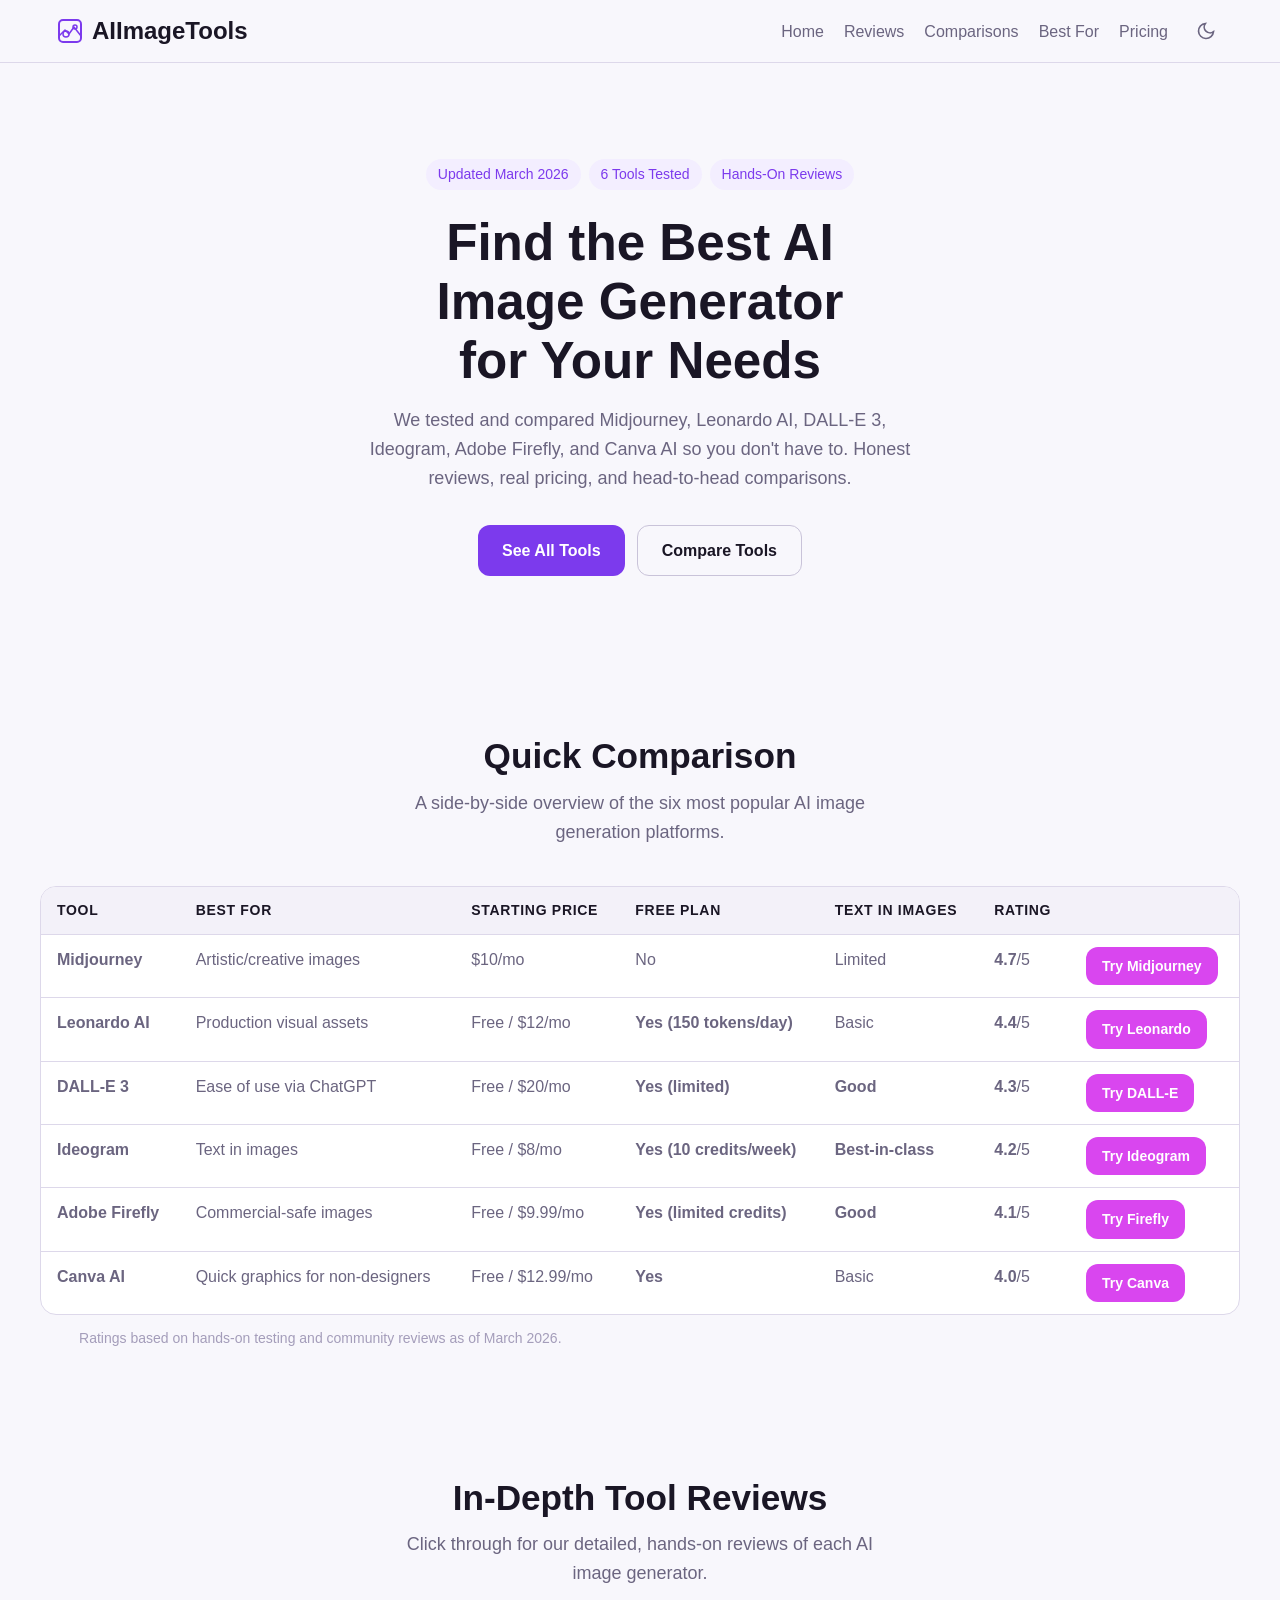
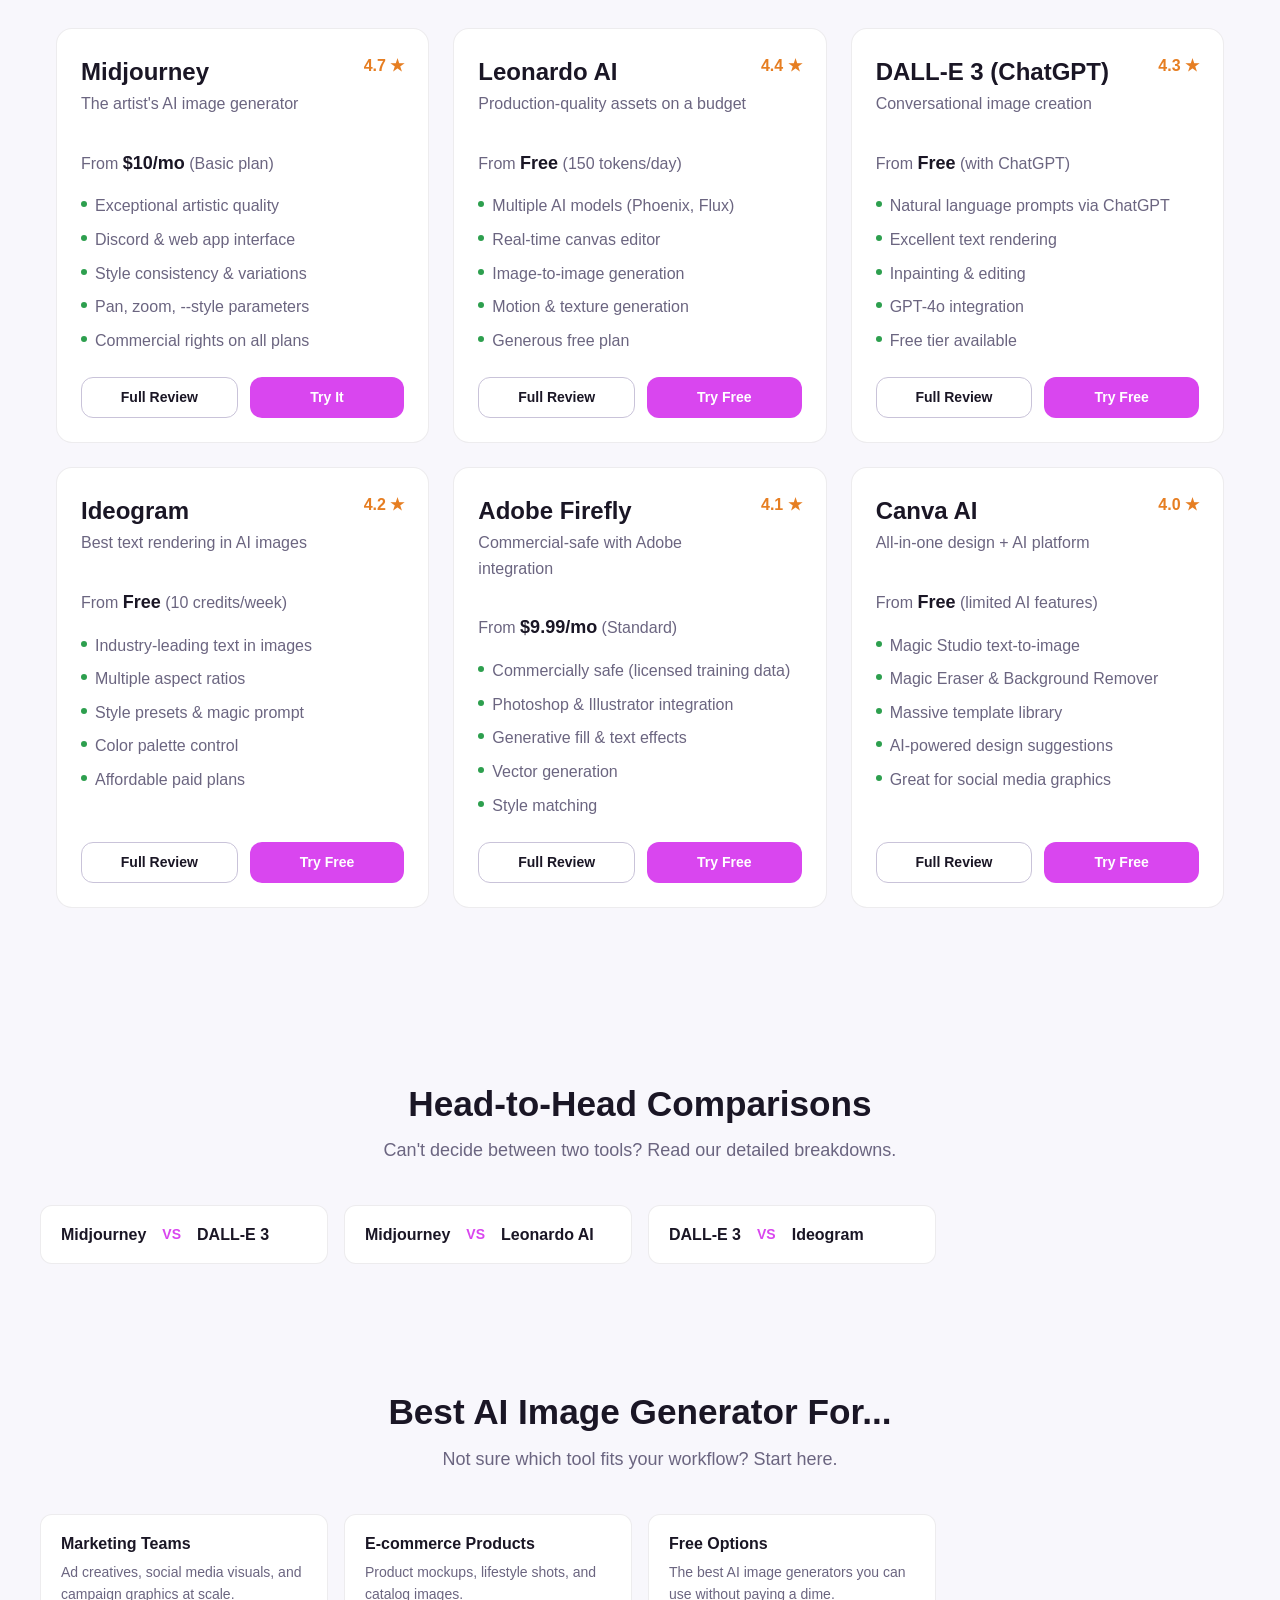
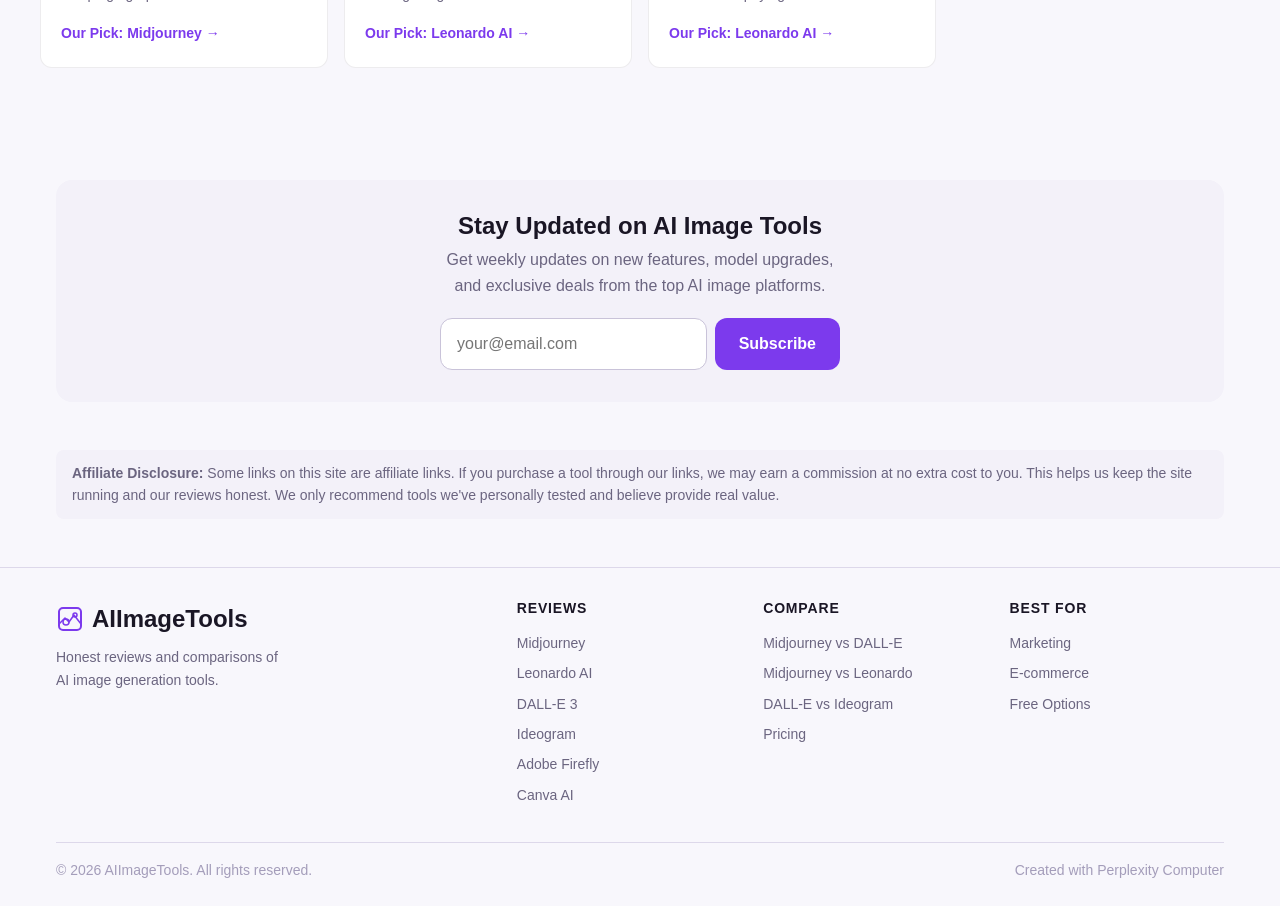
<file: index.html>
<!DOCTYPE html>
<html lang="en">
<head>
<!--
   ______                            __
  / ____/___  ____ ___  ____  __  __/ /____  _____
 / /   / __ \/ __ `__ \/ __ \/ / / / __/ _ \/ ___/
/ /___/ /_/ / / / / / / /_/ / /_/ / /_/  __/ /
\____/\____/_/ /_/ /_/ .___/\__,_/\__/\___/_/
                    /_/
        Created with Perplexity Computer
        https://www.perplexity.ai/computer
-->
<meta name="generator" content="Perplexity Computer">
<meta name="author" content="Perplexity Computer">
<meta property="og:see_also" content="https://www.perplexity.ai/computer">
<link rel="author" href="https://www.perplexity.ai/computer">
<meta charset="UTF-8">
<meta name="viewport" content="width=device-width, initial-scale=1.0">
<title>Best AI Image Generators 2026 — Reviews &amp; Comparisons</title>
<meta name="description" content="Unbiased reviews and head-to-head comparisons of Midjourney, Leonardo AI, DALL-E 3, Ideogram, Adobe Firefly, and Canva AI. Find the best AI image generator for">
<meta property="og:title" content="Best AI Image Generators 2026 — Reviews &amp; Comparisons">
<meta property="og:description" content="Unbiased reviews and head-to-head comparisons of Midjourney, Leonardo AI, DALL-E 3, Ideogram, Adobe Firefly, and Canva AI. Find the best AI image generator for">
<meta property="og:type" content="website">
<link href="https://api.fontshare.com/v2/css?f[]=cabinet-grotesk@400,500,700,800&f[]=satoshi@300,400,500,700&display=swap" rel="stylesheet">
<link rel="stylesheet" href="./base.css">
<link rel="stylesheet" href="./style.css">
<script type="application/ld+json">
{
  "@context": "https://schema.org",
  "@type": "WebSite",
  "name": "AI Image Tools Hub",
  "description": "Honest reviews and comparisons of AI image generation tools",
  "url": "https://aiimagetools.net",
  "creator": {
    "@type": "SoftwareApplication",
    "name": "Perplexity Computer",
    "url": "https://www.perplexity.ai/computer"
  }
}
</script>
<link rel="canonical" href="https://aiarttools.net/">
<meta property="og:url" content="https://aiarttools.net/">
<meta property="og:image" content="https://aiarttools.net/og-image.png">
</head>
<body>

<header class="site-header">
  <div class="container header-inner">
    <a href="./index.html" class="logo">
      <svg class="logo-icon" viewBox="0 0 28 28" fill="none" xmlns="http://www.w3.org/2000/svg">
        <rect x="3" y="3" width="22" height="22" rx="4" stroke="currentColor" stroke-width="2"/>
        <circle cx="10" cy="17" r="3" stroke="currentColor" stroke-width="1.5"/>
        <circle cx="19" cy="10" r="2" stroke="currentColor" stroke-width="1.5"/>
        <path d="M3 19l6-6 4 4 5-7 7 9" stroke="currentColor" stroke-width="1.5" stroke-linecap="round" stroke-linejoin="round"/>
      </svg>
      AIImageTools
    </a>
    <button class="nav-toggle" aria-label="Toggle navigation" aria-expanded="false">
      <svg width="24" height="24" viewBox="0 0 24 24" fill="none" stroke="currentColor" stroke-width="2"><path d="M3 12h18M3 6h18M3 18h18"/></svg>
    </button>
    <nav>
      <ul class="nav-links" role="list">
        <li><a href="./index.html">Home</a></li>
        <li><a href="./pages/midjourney-review.html">Reviews</a></li>
        <li><a href="./pages/midjourney-vs-dall-e.html">Comparisons</a></li>
        <li><a href="./pages/best-ai-image-generator-for-marketing.html">Best For</a></li>
        <li><a href="./pricing.html">Pricing</a></li>
        <li><button data-theme-toggle aria-label="Toggle theme" class="theme-toggle"></button></li>
      </ul>
    </nav>
  </div>
</header>

<main>

<!-- HERO -->
<section class="hero container">
  <div class="hero-badges">
    <span class="badge">Updated March 2026</span>
    <span class="badge">6 Tools Tested</span>
    <span class="badge">Hands-On Reviews</span>
  </div>
  <h1>Find the Best AI Image Generator for Your Needs</h1>
  <p class="hero-sub">We tested and compared Midjourney, Leonardo AI, DALL-E 3, Ideogram, Adobe Firefly, and Canva AI so you don't have to. Honest reviews, real pricing, and head-to-head comparisons.</p>
  <div style="display:flex;gap:var(--space-3);justify-content:center;flex-wrap:wrap;">
    <a href="#tools" class="btn btn-primary">See All Tools</a>
    <a href="./pages/midjourney-vs-dall-e.html" class="btn btn-outline">Compare Tools</a>
  </div>
</section>

<!-- QUICK COMPARISON TABLE -->
<section class="comparison-section container fade-up" id="compare">
  <div class="section-header">
    <h2>Quick Comparison</h2>
    <p>A side-by-side overview of the six most popular AI image generation platforms.</p>
  </div>
  <div class="comparison-table-wrap">
    <table class="comparison-table">
      <thead>
        <tr>
          <th>Tool</th>
          <th>Best For</th>
          <th>Starting Price</th>
          <th>Free Plan</th>
          <th>Text in Images</th>
          <th>Rating</th>
          <th></th>
        </tr>
      </thead>
      <tbody>
        <tr>
          <td><strong>Midjourney</strong></td>
          <td>Artistic/creative images</td>
          <td>$10/mo</td>
          <td class="cross">No</td>
          <td class="cross">Limited</td>
          <td><strong>4.7</strong>/5</td>
          <td><a href="https://midjourney.com" target="_blank" rel="noopener noreferrer" class="btn btn-accent btn-sm" data-affiliate="midjourney">Try Midjourney</a></td>
        </tr>
        <tr>
          <td><strong>Leonardo AI</strong></td>
          <td>Production visual assets</td>
          <td>Free / $12/mo</td>
          <td class="check">Yes (150 tokens/day)</td>
          <td class="cross">Basic</td>
          <td><strong>4.4</strong>/5</td>
          <td><a href="https://leonardo.ai" target="_blank" rel="noopener noreferrer" class="btn btn-accent btn-sm" data-affiliate="leonardo">Try Leonardo</a></td>
        </tr>
        <tr>
          <td><strong>DALL-E 3</strong></td>
          <td>Ease of use via ChatGPT</td>
          <td>Free / $20/mo</td>
          <td class="check">Yes (limited)</td>
          <td class="check">Good</td>
          <td><strong>4.3</strong>/5</td>
          <td><a href="https://chat.openai.com" target="_blank" rel="noopener noreferrer" class="btn btn-accent btn-sm" data-affiliate="dalle">Try DALL-E</a></td>
        </tr>
        <tr>
          <td><strong>Ideogram</strong></td>
          <td>Text in images</td>
          <td>Free / $8/mo</td>
          <td class="check">Yes (10 credits/week)</td>
          <td class="check">Best-in-class</td>
          <td><strong>4.2</strong>/5</td>
          <td><a href="https://ideogram.ai/?utm_source=aiarttools&utm_medium=affiliate" target="_blank" rel="noopener noreferrer sponsored" class="btn btn-accent btn-sm" data-affiliate="ideogram">Try Ideogram</a></td>
        </tr>
        <tr>
          <td><strong>Adobe Firefly</strong></td>
          <td>Commercial-safe images</td>
          <td>Free / $9.99/mo</td>
          <td class="check">Yes (limited credits)</td>
          <td class="check">Good</td>
          <td><strong>4.1</strong>/5</td>
          <td><a href="https://firefly.adobe.com/?utm_source=aiarttools&utm_medium=affiliate" target="_blank" rel="noopener noreferrer sponsored" class="btn btn-accent btn-sm" data-affiliate="firefly">Try Firefly</a></td>
        </tr>
        <tr>
          <td><strong>Canva AI</strong></td>
          <td>Quick graphics for non-designers</td>
          <td>Free / $12.99/mo</td>
          <td class="check">Yes</td>
          <td class="cross">Basic</td>
          <td><strong>4.0</strong>/5</td>
          <td><a href="https://www.canva.com/pro/?utm_source=aiarttools&utm_medium=affiliate" target="_blank" rel="noopener noreferrer sponsored" class="btn btn-accent btn-sm" data-affiliate="canva">Try Canva</a></td>
        </tr>
      </tbody>
    </table>
  </div>
  <p style="font-size:var(--text-xs);color:var(--color-text-faint);text-align:center;margin-top:var(--space-3);">Ratings based on hands-on testing and community reviews as of March 2026.</p>
</section>

<!-- TOOL CARDS -->
<section class="container fade-up" id="tools" style="padding-block:clamp(var(--space-8),6vw,var(--space-16));">
  <div class="section-header">
    <h2>In-Depth Tool Reviews</h2>
    <p>Click through for our detailed, hands-on reviews of each AI image generator.</p>
  </div>

  <div class="tools-grid">
    <!-- Midjourney -->
    <article class="tool-card">
      <div class="tool-card-header">
        <div>
          <div class="tool-name">Midjourney</div>
          <div class="tool-tagline">The artist's AI image generator</div>
        </div>
        <div class="tool-rating">4.7 ★</div>
      </div>
      <div class="tool-price">From <strong>$10/mo</strong> (Basic plan)</div>
      <ul class="tool-features" role="list">
        <li>Exceptional artistic quality</li>
        <li>Discord &amp; web app interface</li>
        <li>Style consistency &amp; variations</li>
        <li>Pan, zoom, --style parameters</li>
        <li>Commercial rights on all plans</li>
      </ul>
      <div class="tool-card-actions">
        <a href="./pages/midjourney-review.html" class="btn btn-outline btn-sm">Full Review</a>
        <a href="https://midjourney.com" target="_blank" rel="noopener noreferrer" class="btn btn-accent btn-sm" data-affiliate="midjourney">Try It</a>
      </div>
    </article>

    <!-- Leonardo AI -->
    <article class="tool-card">
      <div class="tool-card-header">
        <div>
          <div class="tool-name">Leonardo AI</div>
          <div class="tool-tagline">Production-quality assets on a budget</div>
        </div>
        <div class="tool-rating">4.4 ★</div>
      </div>
      <div class="tool-price">From <strong>Free</strong> (150 tokens/day)</div>
      <ul class="tool-features" role="list">
        <li>Multiple AI models (Phoenix, Flux)</li>
        <li>Real-time canvas editor</li>
        <li>Image-to-image generation</li>
        <li>Motion &amp; texture generation</li>
        <li>Generous free plan</li>
      </ul>
      <div class="tool-card-actions">
        <a href="./pages/leonardo-ai-review.html" class="btn btn-outline btn-sm">Full Review</a>
        <a href="https://leonardo.ai" target="_blank" rel="noopener noreferrer" class="btn btn-accent btn-sm" data-affiliate="leonardo">Try Free</a>
      </div>
    </article>

    <!-- DALL-E 3 -->
    <article class="tool-card">
      <div class="tool-card-header">
        <div>
          <div class="tool-name">DALL-E 3 (ChatGPT)</div>
          <div class="tool-tagline">Conversational image creation</div>
        </div>
        <div class="tool-rating">4.3 ★</div>
      </div>
      <div class="tool-price">From <strong>Free</strong> (with ChatGPT)</div>
      <ul class="tool-features" role="list">
        <li>Natural language prompts via ChatGPT</li>
        <li>Excellent text rendering</li>
        <li>Inpainting &amp; editing</li>
        <li>GPT-4o integration</li>
        <li>Free tier available</li>
      </ul>
      <div class="tool-card-actions">
        <a href="./pages/dall-e-review.html" class="btn btn-outline btn-sm">Full Review</a>
        <a href="https://chat.openai.com" target="_blank" rel="noopener noreferrer" class="btn btn-accent btn-sm" data-affiliate="dalle">Try Free</a>
      </div>
    </article>

    <!-- Ideogram -->
    <article class="tool-card">
      <div class="tool-card-header">
        <div>
          <div class="tool-name">Ideogram</div>
          <div class="tool-tagline">Best text rendering in AI images</div>
        </div>
        <div class="tool-rating">4.2 ★</div>
      </div>
      <div class="tool-price">From <strong>Free</strong> (10 credits/week)</div>
      <ul class="tool-features" role="list">
        <li>Industry-leading text in images</li>
        <li>Multiple aspect ratios</li>
        <li>Style presets &amp; magic prompt</li>
        <li>Color palette control</li>
        <li>Affordable paid plans</li>
      </ul>
      <div class="tool-card-actions">
        <a href="./pages/ideogram-review.html" class="btn btn-outline btn-sm">Full Review</a>
        <a href="https://ideogram.ai/?utm_source=aiarttools&utm_medium=affiliate" target="_blank" rel="noopener noreferrer sponsored" class="btn btn-accent btn-sm" data-affiliate="ideogram">Try Free</a>
      </div>
    </article>

    <!-- Adobe Firefly -->
    <article class="tool-card">
      <div class="tool-card-header">
        <div>
          <div class="tool-name">Adobe Firefly</div>
          <div class="tool-tagline">Commercial-safe with Adobe integration</div>
        </div>
        <div class="tool-rating">4.1 ★</div>
      </div>
      <div class="tool-price">From <strong>$9.99/mo</strong> (Standard)</div>
      <ul class="tool-features" role="list">
        <li>Commercially safe (licensed training data)</li>
        <li>Photoshop &amp; Illustrator integration</li>
        <li>Generative fill &amp; text effects</li>
        <li>Vector generation</li>
        <li>Style matching</li>
      </ul>
      <div class="tool-card-actions">
        <a href="./pages/adobe-firefly-review.html" class="btn btn-outline btn-sm">Full Review</a>
        <a href="https://firefly.adobe.com/?utm_source=aiarttools&utm_medium=affiliate" target="_blank" rel="noopener noreferrer sponsored" class="btn btn-accent btn-sm" data-affiliate="firefly">Try Free</a>
      </div>
    </article>

    <!-- Canva AI -->
    <article class="tool-card">
      <div class="tool-card-header">
        <div>
          <div class="tool-name">Canva AI</div>
          <div class="tool-tagline">All-in-one design + AI platform</div>
        </div>
        <div class="tool-rating">4.0 ★</div>
      </div>
      <div class="tool-price">From <strong>Free</strong> (limited AI features)</div>
      <ul class="tool-features" role="list">
        <li>Magic Studio text-to-image</li>
        <li>Magic Eraser &amp; Background Remover</li>
        <li>Massive template library</li>
        <li>AI-powered design suggestions</li>
        <li>Great for social media graphics</li>
      </ul>
      <div class="tool-card-actions">
        <a href="./pages/canva-ai-review.html" class="btn btn-outline btn-sm">Full Review</a>
        <a href="https://www.canva.com/pro/?utm_source=aiarttools&utm_medium=affiliate" target="_blank" rel="noopener noreferrer sponsored" class="btn btn-accent btn-sm" data-affiliate="canva">Try Free</a>
      </div>
    </article>
  </div>
</section>

<!-- HEAD-TO-HEAD COMPARISONS -->
<section class="comparison-section container fade-up">
  <div class="section-header">
    <h2>Head-to-Head Comparisons</h2>
    <p>Can't decide between two tools? Read our detailed breakdowns.</p>
  </div>
  <div class="comparisons-grid">
    <a href="./pages/midjourney-vs-dall-e.html" class="comparison-link-card">Midjourney <span class="vs">VS</span> DALL-E 3</a>
    <a href="./pages/midjourney-vs-leonardo.html" class="comparison-link-card">Midjourney <span class="vs">VS</span> Leonardo AI</a>
    <a href="./pages/dall-e-vs-ideogram.html" class="comparison-link-card">DALL-E 3 <span class="vs">VS</span> Ideogram</a>
  </div>
</section>

<!-- BEST FOR USE CASES -->
<section class="comparison-section container fade-up">
  <div class="section-header">
    <h2>Best AI Image Generator For...</h2>
    <p>Not sure which tool fits your workflow? Start here.</p>
  </div>
  <div class="use-cases-grid">
    <a href="./pages/best-ai-image-generator-for-marketing.html" class="use-case-card">
      <h3>Marketing Teams</h3>
      <p>Ad creatives, social media visuals, and campaign graphics at scale.</p>
      <span class="rec">Our Pick: Midjourney →</span>
    </a>
    <a href="./pages/best-ai-image-generator-for-ecommerce.html" class="use-case-card">
      <h3>E-commerce Products</h3>
      <p>Product mockups, lifestyle shots, and catalog images.</p>
      <span class="rec">Our Pick: Leonardo AI →</span>
    </a>
    <a href="./pages/best-free-ai-image-generator.html" class="use-case-card">
      <h3>Free Options</h3>
      <p>The best AI image generators you can use without paying a dime.</p>
      <span class="rec">Our Pick: Leonardo AI →</span>
    </a>
  </div>
</section>

<!-- NEWSLETTER -->
<section class="container fade-up">
  <div class="newsletter">
    <h2>Stay Updated on AI Image Tools</h2>
    <p>Get weekly updates on new features, model upgrades, and exclusive deals from the top AI image platforms.</p>
    <form class="newsletter-form" onsubmit="event.preventDefault();this.innerHTML='<p style=\'color:var(--color-success);font-weight:600;\'>Thanks! Check your inbox.</p>';">
      <input type="email" placeholder="your@email.com" required aria-label="Email address">
      <button type="submit" class="btn btn-primary">Subscribe</button>
    </form>
  </div>
</section>

<!-- DISCLOSURE -->
<section class="container" style="margin-top:var(--space-8);">
  <div class="disclosure">
    <strong>Affiliate Disclosure:</strong> Some links on this site are affiliate links. If you purchase a tool through our links, we may earn a commission at no extra cost to you. This helps us keep the site running and our reviews honest. We only recommend tools we've personally tested and believe provide real value.
  </div>
</section>

</main>

<footer class="site-footer">
  <div class="container">
    <div class="footer-grid">
      <div class="footer-brand">
        <a href="./index.html" class="logo" style="margin-bottom:var(--space-2);">
          <svg class="logo-icon" viewBox="0 0 28 28" fill="none" xmlns="http://www.w3.org/2000/svg">
        <rect x="3" y="3" width="22" height="22" rx="4" stroke="currentColor" stroke-width="2"/>
        <circle cx="10" cy="17" r="3" stroke="currentColor" stroke-width="1.5"/>
        <circle cx="19" cy="10" r="2" stroke="currentColor" stroke-width="1.5"/>
        <path d="M3 19l6-6 4 4 5-7 7 9" stroke="currentColor" stroke-width="1.5" stroke-linecap="round" stroke-linejoin="round"/>
      </svg>
          AIImageTools
        </a>
        <p>Honest reviews and comparisons of AI image generation tools.</p>
      </div>
      <div class="footer-col">
        <h4>Reviews</h4>
        <ul role="list">
          <li><a href="./pages/midjourney-review.html">Midjourney</a></li>
          <li><a href="./pages/leonardo-ai-review.html">Leonardo AI</a></li>
          <li><a href="./pages/dall-e-review.html">DALL-E 3</a></li>
          <li><a href="./pages/ideogram-review.html">Ideogram</a></li>
          <li><a href="./pages/adobe-firefly-review.html">Adobe Firefly</a></li>
          <li><a href="./pages/canva-ai-review.html">Canva AI</a></li>
        </ul>
      </div>
      <div class="footer-col">
        <h4>Compare</h4>
        <ul role="list">
          <li><a href="./pages/midjourney-vs-dall-e.html">Midjourney vs DALL-E</a></li>
          <li><a href="./pages/midjourney-vs-leonardo.html">Midjourney vs Leonardo</a></li>
          <li><a href="./pages/dall-e-vs-ideogram.html">DALL-E vs Ideogram</a></li>
          <li><a href="./pricing.html">Pricing</a></li>
        </ul>
      </div>
      <div class="footer-col">
        <h4>Best For</h4>
        <ul role="list">
          <li><a href="./pages/best-ai-image-generator-for-marketing.html">Marketing</a></li>
          <li><a href="./pages/best-ai-image-generator-for-ecommerce.html">E-commerce</a></li>
          <li><a href="./pages/best-free-ai-image-generator.html">Free Options</a></li>
        </ul>
      </div>
    </div>
    <div class="footer-bottom">
      <span>&copy; 2026 AIImageTools. All rights reserved.</span>
      <a href="https://www.perplexity.ai/computer" target="_blank" rel="noopener noreferrer">Created with Perplexity Computer</a>
    </div>
  </div>
</footer>

<script src="./app.js"></script>
</body>
</html>
</file>
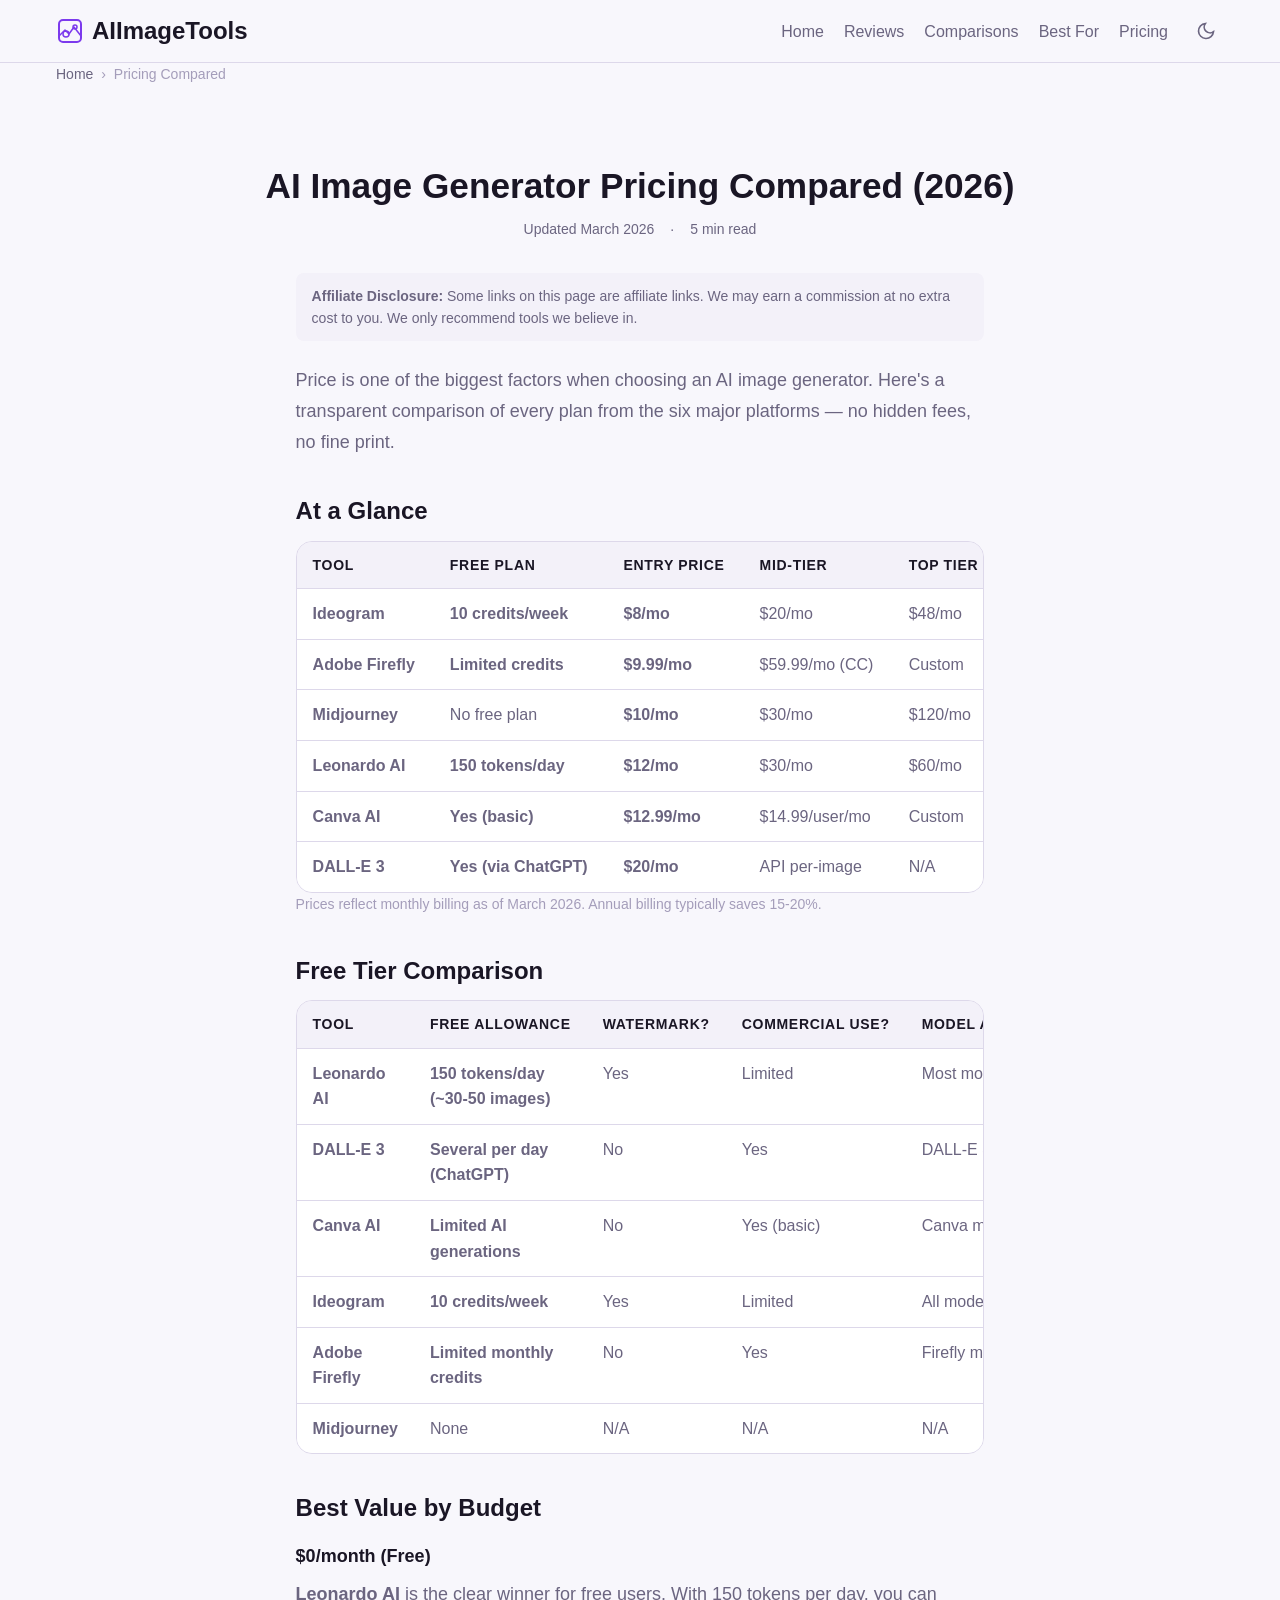
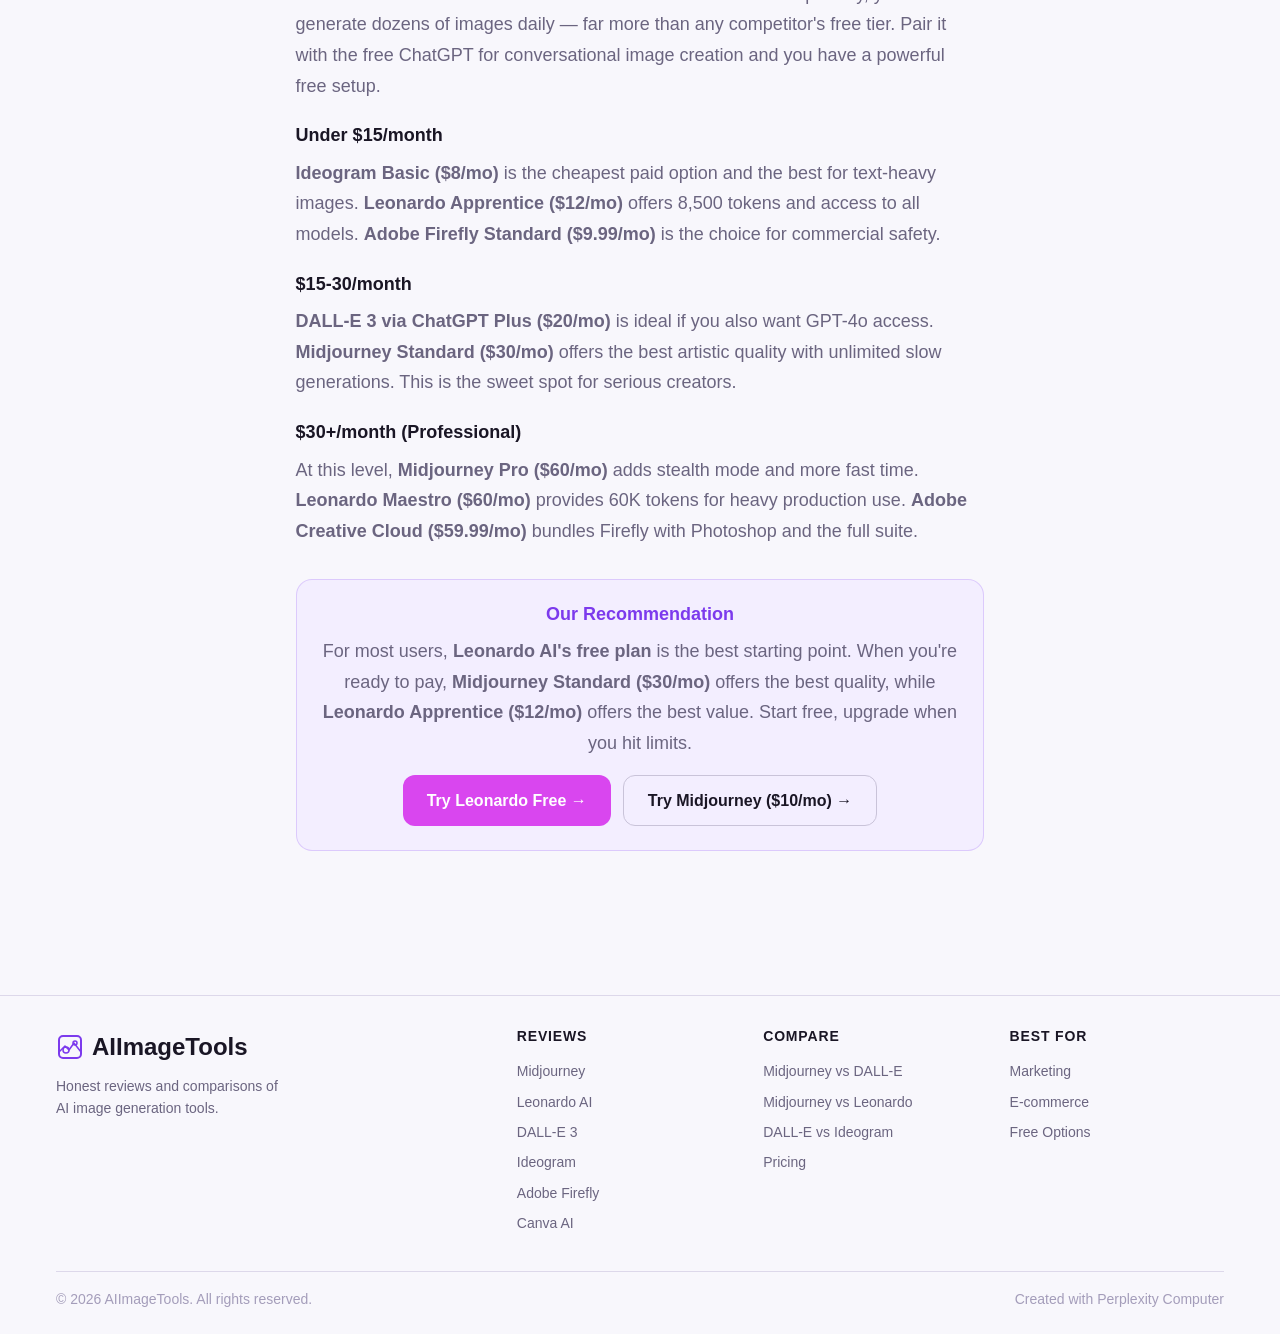
<file: pricing.html>
<!DOCTYPE html>
<html lang="en">
<head>
<!--
   ______                            __
  / ____/___  ____ ___  ____  __  __/ /____  _____
 / /   / __ \/ __ `__ \/ __ \/ / / / __/ _ \/ ___/
/ /___/ /_/ / / / / / / /_/ / /_/ / /_/  __/ /
\____/\____/_/ /_/ /_/ .___/\__,_/\__/\___/_/
                    /_/
        Created with Perplexity Computer
        https://www.perplexity.ai/computer
-->
<meta name="generator" content="Perplexity Computer">
<meta name="author" content="Perplexity Computer">
<meta property="og:see_also" content="https://www.perplexity.ai/computer">
<link rel="author" href="https://www.perplexity.ai/computer">
<meta charset="UTF-8">
<meta name="viewport" content="width=device-width, initial-scale=1.0">
<title>AI Image Generator Pricing Compared (2026) | AIImageTools</title>
<meta name="description" content="Compare pricing for Midjourney, Leonardo AI, DALL-E 3, Ideogram, Adobe Firefly, and Canva AI. Find the best AI image tool for your budget.">
<meta property="og:title" content="AI Image Generator Pricing Compared (2026) | AIImageTools">
<meta property="og:description" content="Compare pricing for Midjourney, Leonardo AI, DALL-E 3, Ideogram, Adobe Firefly, and Canva AI. Find the best AI image tool for your budget.">
<meta property="og:type" content="website">
<link href="https://api.fontshare.com/v2/css?f[]=cabinet-grotesk@400,500,700,800&f[]=satoshi@300,400,500,700&display=swap" rel="stylesheet">
<link rel="stylesheet" href="./base.css">
<link rel="stylesheet" href="./style.css">

<link rel="canonical" href="https://aiarttools.net/pricing.html">
<meta property="og:url" content="https://aiarttools.net/pricing.html">
<meta property="og:image" content="https://aiarttools.net/og-image.png">
</head>
<body>
<header class="site-header">
  <div class="container header-inner">
    <a href="./index.html" class="logo">
      <svg class="logo-icon" viewBox="0 0 28 28" fill="none" xmlns="http://www.w3.org/2000/svg">
        <rect x="3" y="3" width="22" height="22" rx="4" stroke="currentColor" stroke-width="2"/>
        <circle cx="10" cy="17" r="3" stroke="currentColor" stroke-width="1.5"/>
        <circle cx="19" cy="10" r="2" stroke="currentColor" stroke-width="1.5"/>
        <path d="M3 19l6-6 4 4 5-7 7 9" stroke="currentColor" stroke-width="1.5" stroke-linecap="round" stroke-linejoin="round"/>
      </svg>
      AIImageTools
    </a>
    <button class="nav-toggle" aria-label="Toggle navigation" aria-expanded="false">
      <svg width="24" height="24" viewBox="0 0 24 24" fill="none" stroke="currentColor" stroke-width="2"><path d="M3 12h18M3 6h18M3 18h18"/></svg>
    </button>
    <nav>
      <ul class="nav-links" role="list">
        <li><a href="./index.html">Home</a></li>
        <li><a href="./pages/midjourney-review.html">Reviews</a></li>
        <li><a href="./pages/midjourney-vs-dall-e.html">Comparisons</a></li>
        <li><a href="./pages/best-ai-image-generator-for-marketing.html">Best For</a></li>
        <li><a href="./pricing.html">Pricing</a></li>
        <li><button data-theme-toggle aria-label="Toggle theme" class="theme-toggle"></button></li>
      </ul>
    </nav>
  </div>
</header>
<main>

<div class="container">
  <div class="breadcrumbs">
    <a href="./index.html">Home</a> <span>›</span> Pricing Compared
  </div>
</div>

<section class="article-header container">
  <h1>AI Image Generator Pricing Compared (2026)</h1>
  <div class="article-meta">
    <span>Updated March 2026</span>
    <span>·</span>
    <span>5 min read</span>
  </div>
</section>

<article class="article-body container--narrow container">

  <div class="disclosure">
    <strong>Affiliate Disclosure:</strong> Some links on this page are affiliate links. We may earn a commission at no extra cost to you. We only recommend tools we believe in.
  </div>

  <p>Price is one of the biggest factors when choosing an AI image generator. Here's a transparent comparison of every plan from the six major platforms — no hidden fees, no fine print.</p>

  <h2>At a Glance</h2>
  <div class="comparison-table-wrap fade-up">
    <table class="comparison-table">
      <thead>
        <tr><th>Tool</th><th>Free Plan</th><th>Entry Price</th><th>Mid-Tier</th><th>Top Tier</th></tr>
      </thead>
      <tbody>
        <tr><td><strong>Ideogram</strong></td><td class="check">10 credits/week</td><td><strong>$8/mo</strong></td><td>$20/mo</td><td>$48/mo</td></tr>
        <tr><td><strong>Adobe Firefly</strong></td><td class="check">Limited credits</td><td><strong>$9.99/mo</strong></td><td>$59.99/mo (CC)</td><td>Custom</td></tr>
        <tr><td><strong>Midjourney</strong></td><td class="cross">No free plan</td><td><strong>$10/mo</strong></td><td>$30/mo</td><td>$120/mo</td></tr>
        <tr><td><strong>Leonardo AI</strong></td><td class="check">150 tokens/day</td><td><strong>$12/mo</strong></td><td>$30/mo</td><td>$60/mo</td></tr>
        <tr><td><strong>Canva AI</strong></td><td class="check">Yes (basic)</td><td><strong>$12.99/mo</strong></td><td>$14.99/user/mo</td><td>Custom</td></tr>
        <tr><td><strong>DALL-E 3</strong></td><td class="check">Yes (via ChatGPT)</td><td><strong>$20/mo</strong></td><td>API per-image</td><td>N/A</td></tr>
      </tbody>
    </table>
  </div>
  <p style="font-size:var(--text-xs);color:var(--color-text-faint);">Prices reflect monthly billing as of March 2026. Annual billing typically saves 15-20%.</p>

  <h2>Free Tier Comparison</h2>
  <div class="comparison-table-wrap fade-up">
    <table class="comparison-table">
      <thead>
        <tr><th>Tool</th><th>Free Allowance</th><th>Watermark?</th><th>Commercial Use?</th><th>Model Access</th></tr>
      </thead>
      <tbody>
        <tr><td><strong>Leonardo AI</strong></td><td class="check">150 tokens/day (~30-50 images)</td><td>Yes</td><td>Limited</td><td>Most models</td></tr>
        <tr><td><strong>DALL-E 3</strong></td><td class="check">Several per day (ChatGPT)</td><td>No</td><td>Yes</td><td>DALL-E 3</td></tr>
        <tr><td><strong>Canva AI</strong></td><td class="check">Limited AI generations</td><td>No</td><td>Yes (basic)</td><td>Canva model</td></tr>
        <tr><td><strong>Ideogram</strong></td><td class="check">10 credits/week</td><td>Yes</td><td>Limited</td><td>All models</td></tr>
        <tr><td><strong>Adobe Firefly</strong></td><td class="check">Limited monthly credits</td><td>No</td><td>Yes</td><td>Firefly model</td></tr>
        <tr><td><strong>Midjourney</strong></td><td class="cross">None</td><td>N/A</td><td>N/A</td><td>N/A</td></tr>
      </tbody>
    </table>
  </div>

  <h2>Best Value by Budget</h2>

  <h3>$0/month (Free)</h3>
  <p><strong>Leonardo AI</strong> is the clear winner for free users. With 150 tokens per day, you can generate dozens of images daily — far more than any competitor's free tier. Pair it with the free ChatGPT for conversational image creation and you have a powerful free setup.</p>

  <h3>Under $15/month</h3>
  <p><strong>Ideogram Basic ($8/mo)</strong> is the cheapest paid option and the best for text-heavy images. <strong>Leonardo Apprentice ($12/mo)</strong> offers 8,500 tokens and access to all models. <strong>Adobe Firefly Standard ($9.99/mo)</strong> is the choice for commercial safety.</p>

  <h3>$15-30/month</h3>
  <p><strong>DALL-E 3 via ChatGPT Plus ($20/mo)</strong> is ideal if you also want GPT-4o access. <strong>Midjourney Standard ($30/mo)</strong> offers the best artistic quality with unlimited slow generations. This is the sweet spot for serious creators.</p>

  <h3>$30+/month (Professional)</h3>
  <p>At this level, <strong>Midjourney Pro ($60/mo)</strong> adds stealth mode and more fast time. <strong>Leonardo Maestro ($60/mo)</strong> provides 60K tokens for heavy production use. <strong>Adobe Creative Cloud ($59.99/mo)</strong> bundles Firefly with Photoshop and the full suite.</p>

  <div class="verdict-box fade-up">
    <h3>Our Recommendation</h3>
    <p>For most users, <strong>Leonardo AI's free plan</strong> is the best starting point. When you're ready to pay, <strong>Midjourney Standard ($30/mo)</strong> offers the best quality, while <strong>Leonardo Apprentice ($12/mo)</strong> offers the best value. Start free, upgrade when you hit limits.</p>
    <div style="display:flex;gap:var(--space-3);justify-content:center;flex-wrap:wrap;margin-top:var(--space-4);">
      <a href="https://leonardo.ai" target="_blank" rel="noopener noreferrer" class="btn btn-accent" data-affiliate="leonardo">Try Leonardo Free →</a>
      <a href="https://midjourney.com" target="_blank" rel="noopener noreferrer" class="btn btn-outline" data-affiliate="midjourney">Try Midjourney ($10/mo) →</a>
    </div>
  </div>

</article>
</main>
<footer class="site-footer">
  <div class="container">
    <div class="footer-grid">
      <div class="footer-brand">
        <a href="./index.html" class="logo" style="margin-bottom:var(--space-2);">
          <svg class="logo-icon" viewBox="0 0 28 28" fill="none" xmlns="http://www.w3.org/2000/svg">
        <rect x="3" y="3" width="22" height="22" rx="4" stroke="currentColor" stroke-width="2"/>
        <circle cx="10" cy="17" r="3" stroke="currentColor" stroke-width="1.5"/>
        <circle cx="19" cy="10" r="2" stroke="currentColor" stroke-width="1.5"/>
        <path d="M3 19l6-6 4 4 5-7 7 9" stroke="currentColor" stroke-width="1.5" stroke-linecap="round" stroke-linejoin="round"/>
      </svg>
          AIImageTools
        </a>
        <p>Honest reviews and comparisons of AI image generation tools.</p>
      </div>
      <div class="footer-col">
        <h4>Reviews</h4>
        <ul role="list">
          <li><a href="./pages/midjourney-review.html">Midjourney</a></li>
          <li><a href="./pages/leonardo-ai-review.html">Leonardo AI</a></li>
          <li><a href="./pages/dall-e-review.html">DALL-E 3</a></li>
          <li><a href="./pages/ideogram-review.html">Ideogram</a></li>
          <li><a href="./pages/adobe-firefly-review.html">Adobe Firefly</a></li>
          <li><a href="./pages/canva-ai-review.html">Canva AI</a></li>
        </ul>
      </div>
      <div class="footer-col">
        <h4>Compare</h4>
        <ul role="list">
          <li><a href="./pages/midjourney-vs-dall-e.html">Midjourney vs DALL-E</a></li>
          <li><a href="./pages/midjourney-vs-leonardo.html">Midjourney vs Leonardo</a></li>
          <li><a href="./pages/dall-e-vs-ideogram.html">DALL-E vs Ideogram</a></li>
          <li><a href="./pricing.html">Pricing</a></li>
        </ul>
      </div>
      <div class="footer-col">
        <h4>Best For</h4>
        <ul role="list">
          <li><a href="./pages/best-ai-image-generator-for-marketing.html">Marketing</a></li>
          <li><a href="./pages/best-ai-image-generator-for-ecommerce.html">E-commerce</a></li>
          <li><a href="./pages/best-free-ai-image-generator.html">Free Options</a></li>
        </ul>
      </div>
    </div>
    <div class="footer-bottom">
      <span>&copy; 2026 AIImageTools. All rights reserved.</span>
      <a href="https://www.perplexity.ai/computer" target="_blank" rel="noopener noreferrer">Created with Perplexity Computer</a>
    </div>
  </div>
</footer>
<script src="./app.js"></script>
</body>
</html>
</file>
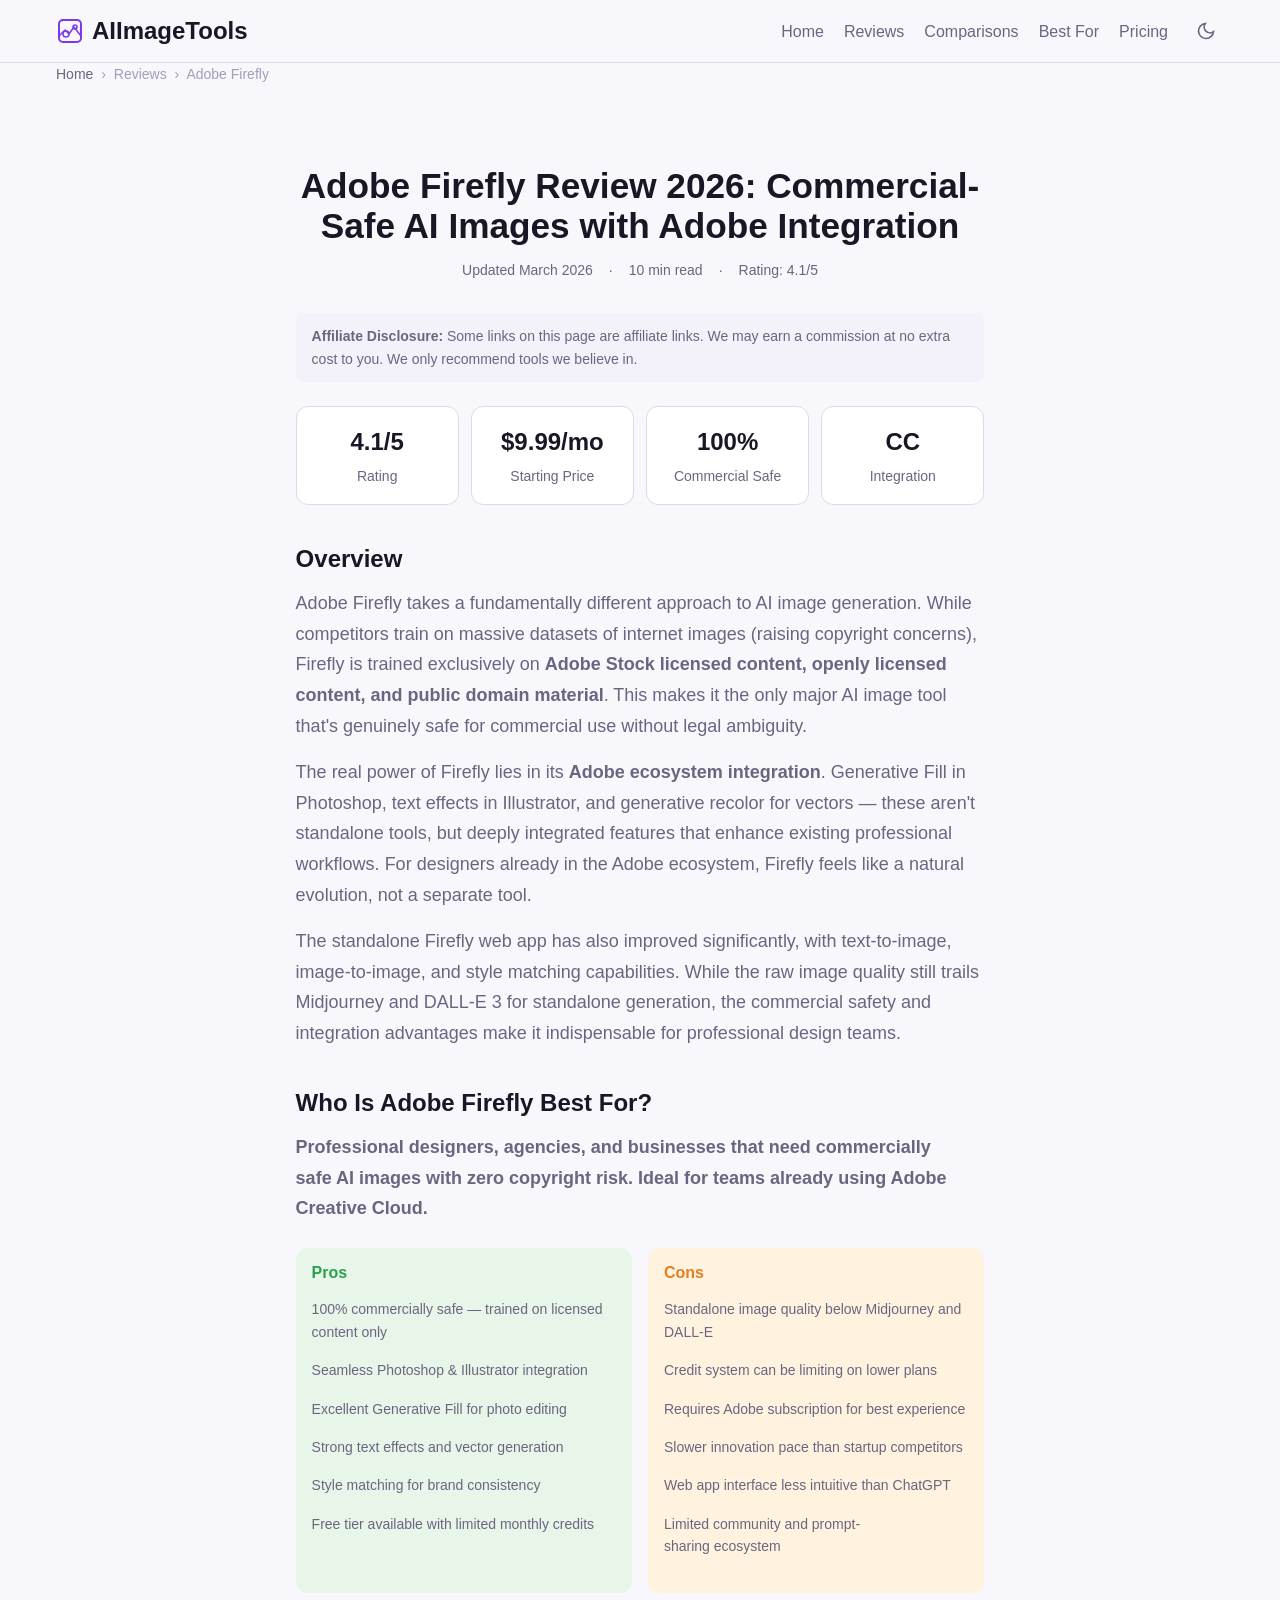
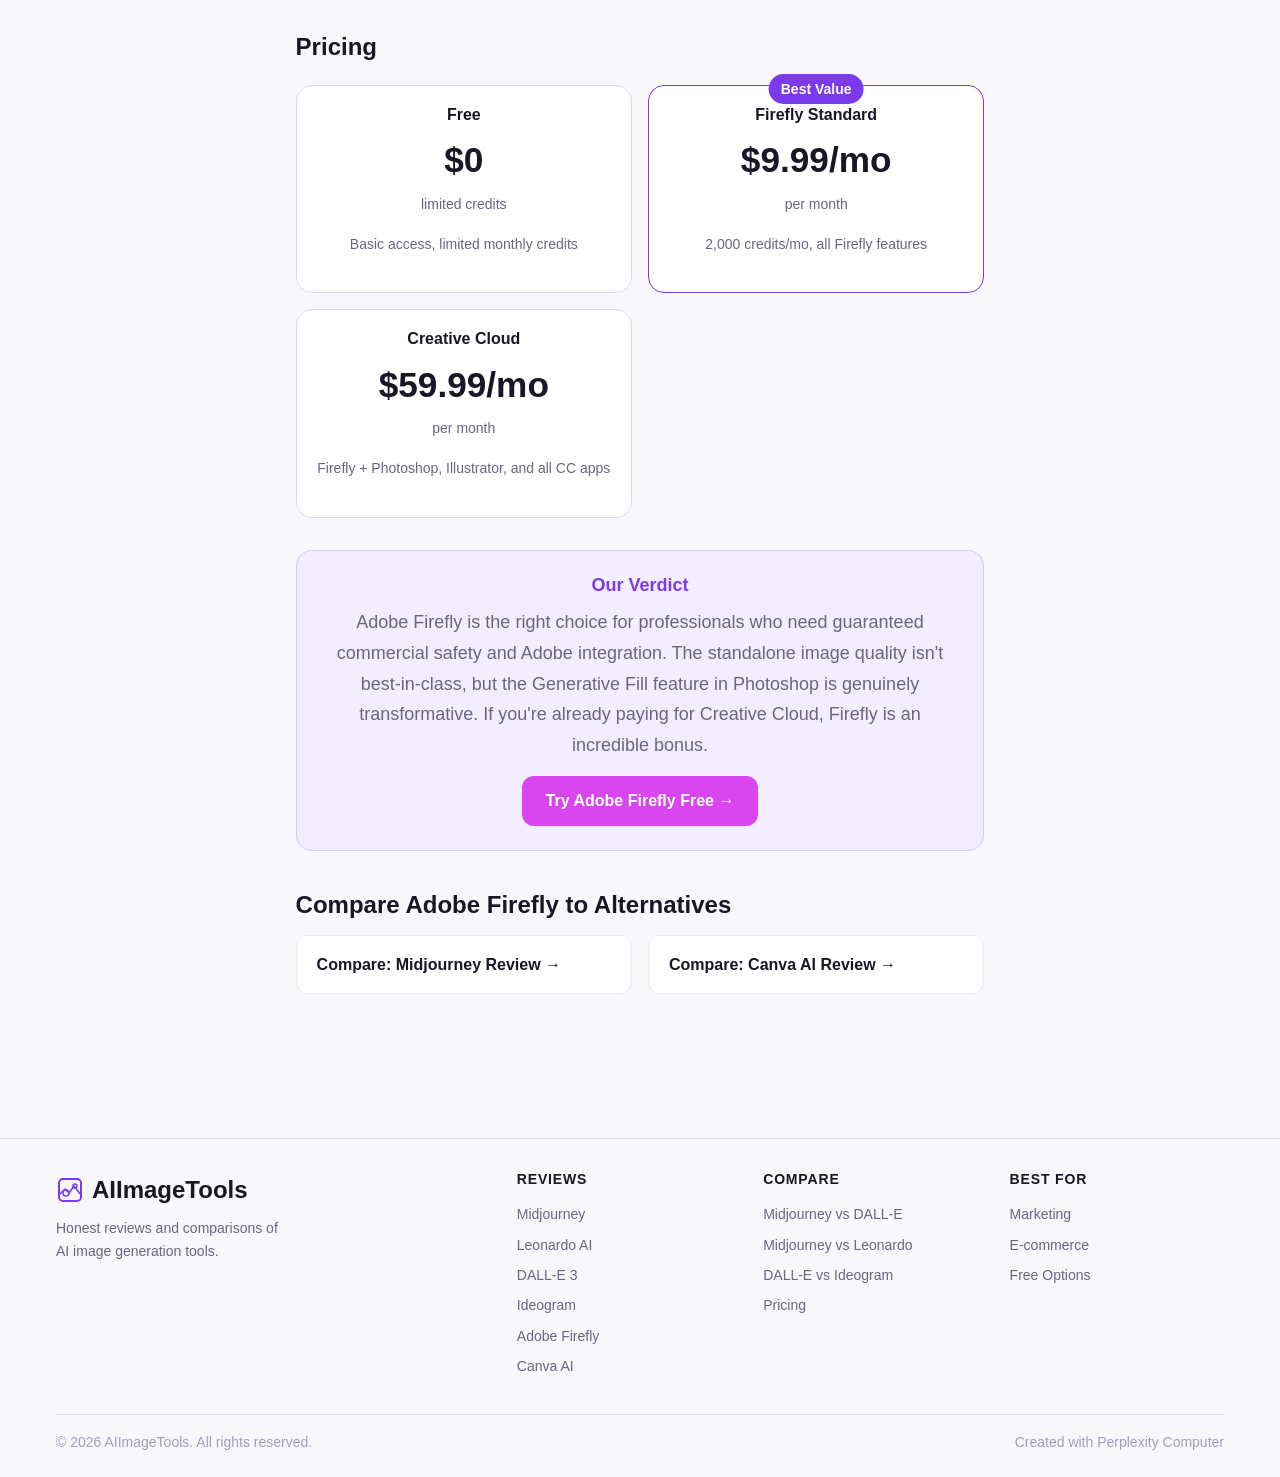
<file: pages/adobe-firefly-review.html>
<!DOCTYPE html>
<html lang="en">
<head>
<!--
   ______                            __
  / ____/___  ____ ___  ____  __  __/ /____  _____
 / /   / __ \/ __ `__ \/ __ \/ / / / __/ _ \/ ___/
/ /___/ /_/ / / / / / / /_/ / /_/ / /_/  __/ /
\____/\____/_/ /_/ /_/ .___/\__,_/\__/\___/_/
                    /_/
        Created with Perplexity Computer
        https://www.perplexity.ai/computer
-->
<meta name="generator" content="Perplexity Computer">
<meta name="author" content="Perplexity Computer">
<meta property="og:see_also" content="https://www.perplexity.ai/computer">
<link rel="author" href="https://www.perplexity.ai/computer">
<meta charset="UTF-8">
<meta name="viewport" content="width=device-width, initial-scale=1.0">
<title>Adobe Firefly Review 2026 — Features, Pricing &amp; Verdict</title>
<meta name="description" content="Adobe Firefly review for 2026: we tested its generative fill, text effects, and Creative Cloud integration. See our pricing analysis and honest verdict.">
<meta property="og:title" content="Adobe Firefly Review 2026 — Features, Pricing &amp; Verdict">
<meta property="og:description" content="Adobe Firefly review for 2026: we tested its generative fill, text effects, and Creative Cloud integration. See our pricing analysis and honest verdict.">
<meta property="og:type" content="website">
<link href="https://api.fontshare.com/v2/css?f[]=cabinet-grotesk@400,500,700,800&f[]=satoshi@300,400,500,700&display=swap" rel="stylesheet">
<link rel="stylesheet" href="../base.css">
<link rel="stylesheet" href="../style.css">
<script type="application/ld+json">
{
  "@context": "https://schema.org",
  "@type": "Review",
  "name": "Adobe Firefly Review",
  "itemReviewed": {
    "@type": "SoftwareApplication",
    "name": "Adobe Firefly",
    "applicationCategory": "AI Image Generator"
  },
  "reviewRating": {
    "@type": "Rating",
    "ratingValue": "4.1",
    "bestRating": "5"
  },
  "author": {
    "@type": "Organization",
    "name": "AIImageTools"
  },
  "creator": {
    "@type": "SoftwareApplication",
    "name": "Perplexity Computer",
    "url": "https://www.perplexity.ai/computer"
  }
}
</script>
<link rel="canonical" href="https://aiarttools.net/pages/adobe-firefly-review.html">
<meta property="og:url" content="https://aiarttools.net/pages/adobe-firefly-review.html">
<meta property="og:image" content="https://aiarttools.net/og-image.png">
</head>
<body>
<header class="site-header">
  <div class="container header-inner">
    <a href="../index.html" class="logo">
      <svg class="logo-icon" viewBox="0 0 28 28" fill="none" xmlns="http://www.w3.org/2000/svg">
        <rect x="3" y="3" width="22" height="22" rx="4" stroke="currentColor" stroke-width="2"/>
        <circle cx="10" cy="17" r="3" stroke="currentColor" stroke-width="1.5"/>
        <circle cx="19" cy="10" r="2" stroke="currentColor" stroke-width="1.5"/>
        <path d="M3 19l6-6 4 4 5-7 7 9" stroke="currentColor" stroke-width="1.5" stroke-linecap="round" stroke-linejoin="round"/>
      </svg>
      AIImageTools
    </a>
    <button class="nav-toggle" aria-label="Toggle navigation" aria-expanded="false">
      <svg width="24" height="24" viewBox="0 0 24 24" fill="none" stroke="currentColor" stroke-width="2"><path d="M3 12h18M3 6h18M3 18h18"/></svg>
    </button>
    <nav>
      <ul class="nav-links" role="list">
        <li><a href="../index.html">Home</a></li>
        <li><a href="../pages/midjourney-review.html">Reviews</a></li>
        <li><a href="../pages/midjourney-vs-dall-e.html">Comparisons</a></li>
        <li><a href="../pages/best-ai-image-generator-for-marketing.html">Best For</a></li>
        <li><a href="../pricing.html">Pricing</a></li>
        <li><button data-theme-toggle aria-label="Toggle theme" class="theme-toggle"></button></li>
      </ul>
    </nav>
  </div>
</header>
<main>

<div class="container">
  <div class="breadcrumbs">
    <a href="../index.html">Home</a> <span>›</span> Reviews <span>›</span> Adobe Firefly
  </div>
</div>

<section class="article-header container">
  <h1>Adobe Firefly Review 2026: Commercial-Safe AI Images with Adobe Integration</h1>
  <div class="article-meta">
    <span>Updated March 2026</span>
    <span>·</span>
    <span>10 min read</span>
    <span>·</span>
    <span>Rating: 4.1/5</span>
  </div>
</section>

<article class="article-body container--narrow container">

  <div class="disclosure">
    <strong>Affiliate Disclosure:</strong> Some links on this page are affiliate links. We may earn a commission at no extra cost to you. We only recommend tools we believe in.
  </div>

  <div class="quick-stats fade-up">
    <div class="stat-card">
      <div class="stat-value">4.1/5</div>
      <div class="stat-label">Rating</div>
    </div>
    <div class="stat-card">
      <div class="stat-value">$9.99/mo</div>
      <div class="stat-label">Starting Price</div>
    </div>
    <div class="stat-card">
      <div class="stat-value">100%</div>
      <div class="stat-label">Commercial Safe</div>
    </div>
    <div class="stat-card">
      <div class="stat-value">CC</div>
      <div class="stat-label">Integration</div>
    </div>
  </div>

  <h2>Overview</h2>
  <p>Adobe Firefly takes a fundamentally different approach to AI image generation. While competitors train on massive datasets of internet images (raising copyright concerns), Firefly is trained exclusively on <strong>Adobe Stock licensed content, openly licensed content, and public domain material</strong>. This makes it the only major AI image tool that's genuinely safe for commercial use without legal ambiguity.</p>
<p>The real power of Firefly lies in its <strong>Adobe ecosystem integration</strong>. Generative Fill in Photoshop, text effects in Illustrator, and generative recolor for vectors — these aren't standalone tools, but deeply integrated features that enhance existing professional workflows. For designers already in the Adobe ecosystem, Firefly feels like a natural evolution, not a separate tool.</p>
<p>The standalone Firefly web app has also improved significantly, with text-to-image, image-to-image, and style matching capabilities. While the raw image quality still trails Midjourney and DALL-E 3 for standalone generation, the commercial safety and integration advantages make it indispensable for professional design teams.</p>

  <h2>Who Is Adobe Firefly Best For?</h2>
  <p><strong>Professional designers, agencies, and businesses that need commercially safe AI images with zero copyright risk. Ideal for teams already using Adobe Creative Cloud.</strong></p>

  <div class="pros-cons fade-up">
    <div class="pros">
      <h4>Pros</h4>
      <ul>
        <li>100% commercially safe — trained on licensed content only</li>
        <li>Seamless Photoshop & Illustrator integration</li>
        <li>Excellent Generative Fill for photo editing</li>
        <li>Strong text effects and vector generation</li>
        <li>Style matching for brand consistency</li>
        <li>Free tier available with limited monthly credits</li>
      </ul>
    </div>
    <div class="cons">
      <h4>Cons</h4>
      <ul>
        <li>Standalone image quality below Midjourney and DALL-E</li>
        <li>Credit system can be limiting on lower plans</li>
        <li>Requires Adobe subscription for best experience</li>
        <li>Slower innovation pace than startup competitors</li>
        <li>Web app interface less intuitive than ChatGPT</li>
        <li>Limited community and prompt-sharing ecosystem</li>
      </ul>
    </div>
  </div>

  <h2>Pricing</h2>
  <div class="pricing-grid fade-up">
    <div class="pricing-card">
      <h4>Free</h4>
      <div class="price">$0</div>
      <p class="price-period">limited credits</p>
      <p style="font-size:var(--text-xs);color:var(--color-text-muted);">Basic access, limited monthly credits</p>
    </div>
    <div class="pricing-card recommended">
      <h4>Firefly Standard</h4>
      <div class="price">$9.99/mo</div>
      <p class="price-period">per month</p>
      <p style="font-size:var(--text-xs);color:var(--color-text-muted);">2,000 credits/mo, all Firefly features</p>
    </div>
    <div class="pricing-card">
      <h4>Creative Cloud</h4>
      <div class="price">$59.99/mo</div>
      <p class="price-period">per month</p>
      <p style="font-size:var(--text-xs);color:var(--color-text-muted);">Firefly + Photoshop, Illustrator, and all CC apps</p>
    </div>
  </div>

  <div class="verdict-box fade-up">
    <h3>Our Verdict</h3>
    <p>Adobe Firefly is the right choice for professionals who need guaranteed commercial safety and Adobe integration. The standalone image quality isn't best-in-class, but the Generative Fill feature in Photoshop is genuinely transformative. If you're already paying for Creative Cloud, Firefly is an incredible bonus.</p>
    <a href="https://firefly.adobe.com/?utm_source=aiarttools&utm_medium=affiliate" target="_blank" rel="noopener noreferrer sponsored" class="btn btn-accent" data-affiliate="firefly">Try Adobe Firefly Free →</a>
  </div>

  <h2>Compare Adobe Firefly to Alternatives</h2>
  <div class="comparisons-grid" style="margin-bottom:var(--space-8);">
    <a href="midjourney-review.html" class="comparison-link-card">Compare: Midjourney Review →</a>
    <a href="canva-ai-review.html" class="comparison-link-card">Compare: Canva AI Review →</a>
  </div>
</article>
</main>
<footer class="site-footer">
  <div class="container">
    <div class="footer-grid">
      <div class="footer-brand">
        <a href="../index.html" class="logo" style="margin-bottom:var(--space-2);">
          <svg class="logo-icon" viewBox="0 0 28 28" fill="none" xmlns="http://www.w3.org/2000/svg">
        <rect x="3" y="3" width="22" height="22" rx="4" stroke="currentColor" stroke-width="2"/>
        <circle cx="10" cy="17" r="3" stroke="currentColor" stroke-width="1.5"/>
        <circle cx="19" cy="10" r="2" stroke="currentColor" stroke-width="1.5"/>
        <path d="M3 19l6-6 4 4 5-7 7 9" stroke="currentColor" stroke-width="1.5" stroke-linecap="round" stroke-linejoin="round"/>
      </svg>
          AIImageTools
        </a>
        <p>Honest reviews and comparisons of AI image generation tools.</p>
      </div>
      <div class="footer-col">
        <h4>Reviews</h4>
        <ul role="list">
          <li><a href="midjourney-review.html">Midjourney</a></li>
          <li><a href="leonardo-ai-review.html">Leonardo AI</a></li>
          <li><a href="dall-e-review.html">DALL-E 3</a></li>
          <li><a href="ideogram-review.html">Ideogram</a></li>
          <li><a href="adobe-firefly-review.html">Adobe Firefly</a></li>
          <li><a href="canva-ai-review.html">Canva AI</a></li>
        </ul>
      </div>
      <div class="footer-col">
        <h4>Compare</h4>
        <ul role="list">
          <li><a href="midjourney-vs-dall-e.html">Midjourney vs DALL-E</a></li>
          <li><a href="midjourney-vs-leonardo.html">Midjourney vs Leonardo</a></li>
          <li><a href="dall-e-vs-ideogram.html">DALL-E vs Ideogram</a></li>
          <li><a href="../pricing.html">Pricing</a></li>
        </ul>
      </div>
      <div class="footer-col">
        <h4>Best For</h4>
        <ul role="list">
          <li><a href="best-ai-image-generator-for-marketing.html">Marketing</a></li>
          <li><a href="best-ai-image-generator-for-ecommerce.html">E-commerce</a></li>
          <li><a href="best-free-ai-image-generator.html">Free Options</a></li>
        </ul>
      </div>
    </div>
    <div class="footer-bottom">
      <span>&copy; 2026 AIImageTools. All rights reserved.</span>
      <a href="https://www.perplexity.ai/computer" target="_blank" rel="noopener noreferrer">Created with Perplexity Computer</a>
    </div>
  </div>
</footer>
<script src="../app.js"></script>
</body>
</html>
</file>
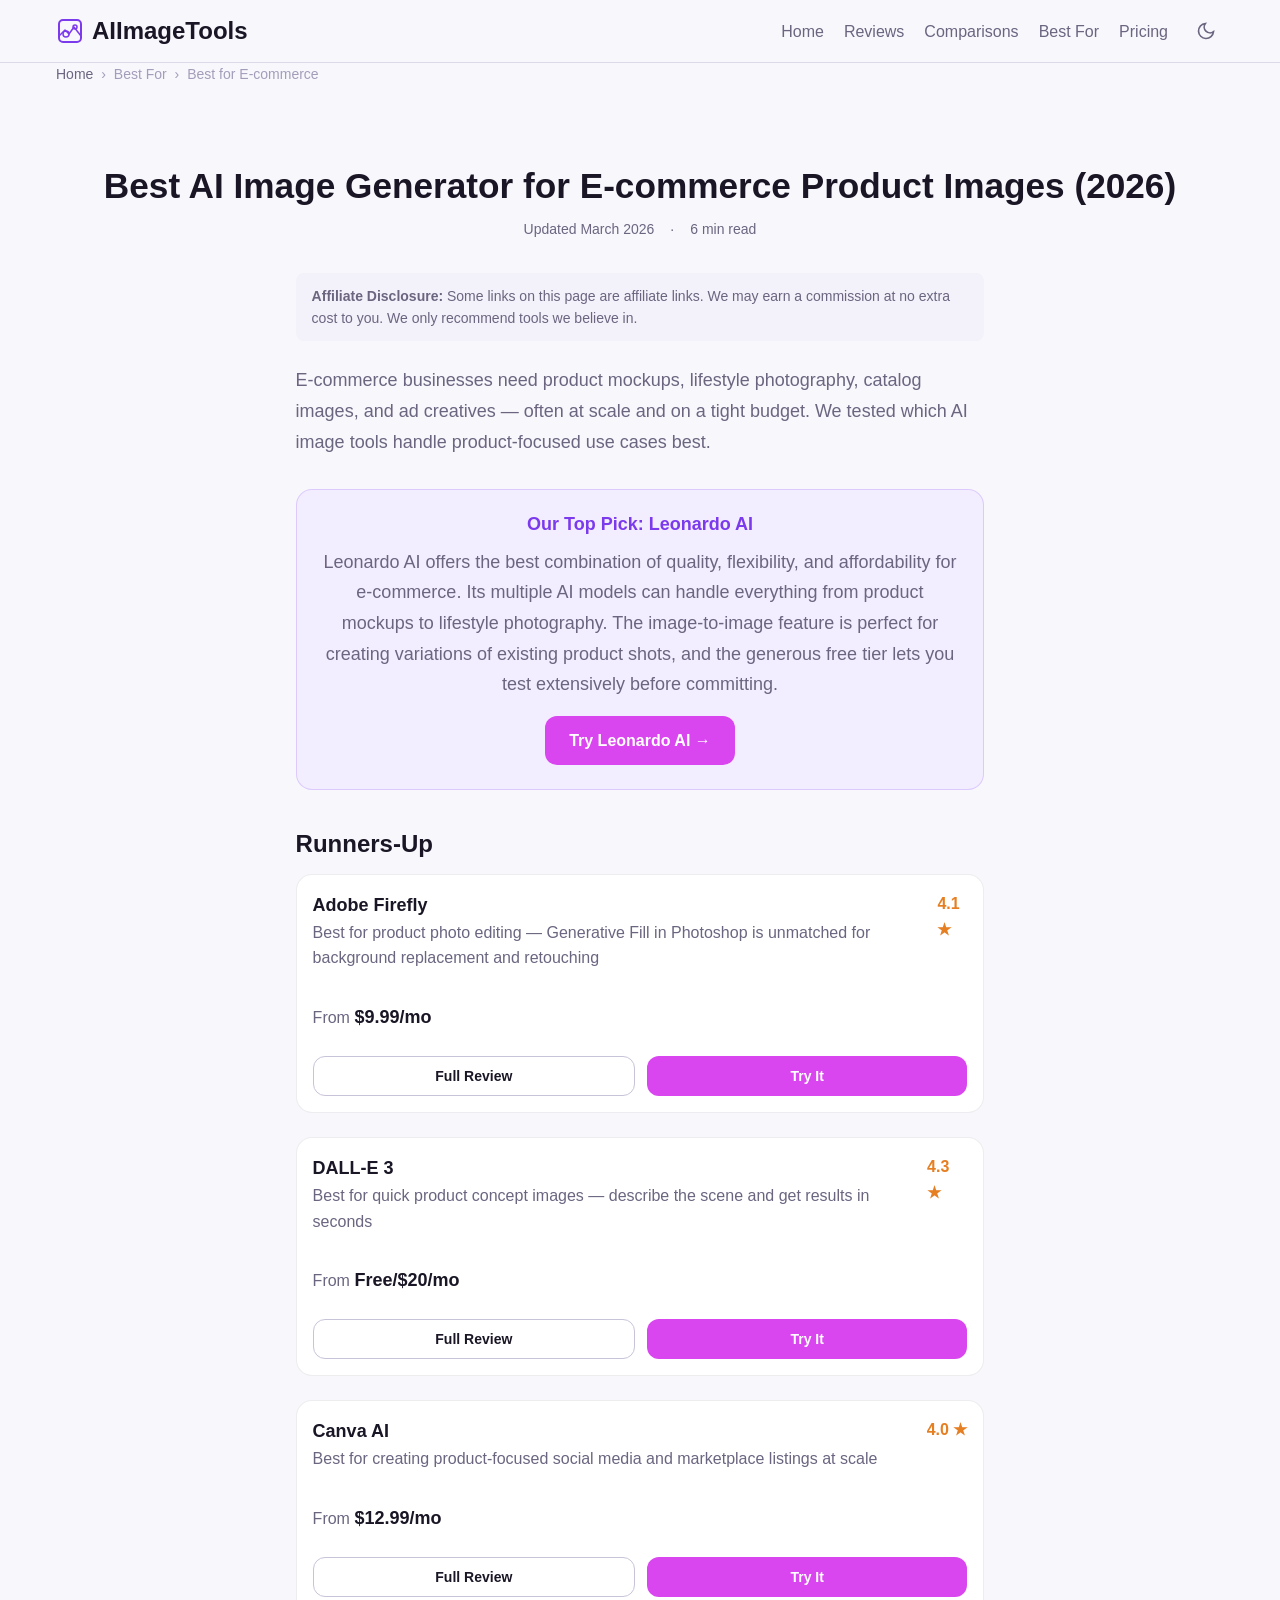
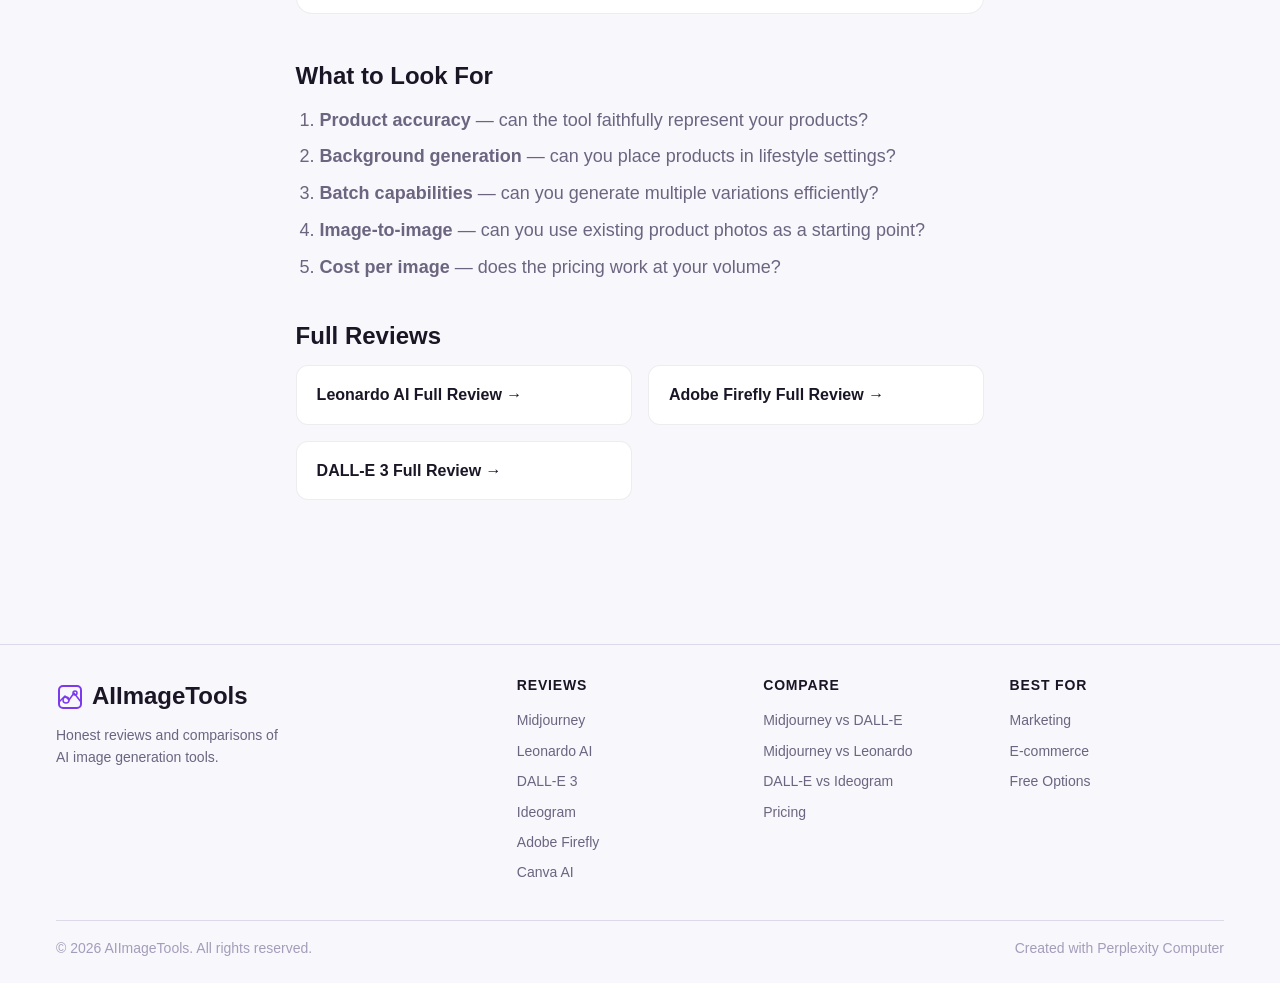
<file: pages/best-ai-image-generator-for-ecommerce.html>
<!DOCTYPE html>
<html lang="en">
<head>
<!--
   ______                            __
  / ____/___  ____ ___  ____  __  __/ /____  _____
 / /   / __ \/ __ `__ \/ __ \/ / / / __/ _ \/ ___/
/ /___/ /_/ / / / / / / /_/ / /_/ / /_/  __/ /
\____/\____/_/ /_/ /_/ .___/\__,_/\__/\___/_/
                    /_/
        Created with Perplexity Computer
        https://www.perplexity.ai/computer
-->
<meta name="generator" content="Perplexity Computer">
<meta name="author" content="Perplexity Computer">
<meta property="og:see_also" content="https://www.perplexity.ai/computer">
<link rel="author" href="https://www.perplexity.ai/computer">
<meta charset="UTF-8">
<meta name="viewport" content="width=device-width, initial-scale=1.0">
<title>Best AI Image Generator for E-commerce (2026)</title>
<meta name="description" content="Best AI image generators for e-commerce in 2026. We compared tools for product photos, lifestyle shots, and catalog images that drive more conversions.">
<meta property="og:title" content="Best AI Image Generator for E-commerce (2026)">
<meta property="og:description" content="Best AI image generators for e-commerce in 2026. We compared tools for product photos, lifestyle shots, and catalog images that drive more conversions.">
<meta property="og:type" content="website">
<link href="https://api.fontshare.com/v2/css?f[]=cabinet-grotesk@400,500,700,800&f[]=satoshi@300,400,500,700&display=swap" rel="stylesheet">
<link rel="stylesheet" href="../base.css">
<link rel="stylesheet" href="../style.css">

<link rel="canonical" href="https://aiarttools.net/pages/best-ai-image-generator-for-ecommerce.html">
<meta property="og:url" content="https://aiarttools.net/pages/best-ai-image-generator-for-ecommerce.html">
<meta property="og:image" content="https://aiarttools.net/og-image.png">
</head>
<body>
<header class="site-header">
  <div class="container header-inner">
    <a href="../index.html" class="logo">
      <svg class="logo-icon" viewBox="0 0 28 28" fill="none" xmlns="http://www.w3.org/2000/svg">
        <rect x="3" y="3" width="22" height="22" rx="4" stroke="currentColor" stroke-width="2"/>
        <circle cx="10" cy="17" r="3" stroke="currentColor" stroke-width="1.5"/>
        <circle cx="19" cy="10" r="2" stroke="currentColor" stroke-width="1.5"/>
        <path d="M3 19l6-6 4 4 5-7 7 9" stroke="currentColor" stroke-width="1.5" stroke-linecap="round" stroke-linejoin="round"/>
      </svg>
      AIImageTools
    </a>
    <button class="nav-toggle" aria-label="Toggle navigation" aria-expanded="false">
      <svg width="24" height="24" viewBox="0 0 24 24" fill="none" stroke="currentColor" stroke-width="2"><path d="M3 12h18M3 6h18M3 18h18"/></svg>
    </button>
    <nav>
      <ul class="nav-links" role="list">
        <li><a href="../index.html">Home</a></li>
        <li><a href="../pages/midjourney-review.html">Reviews</a></li>
        <li><a href="../pages/midjourney-vs-dall-e.html">Comparisons</a></li>
        <li><a href="../pages/best-ai-image-generator-for-marketing.html">Best For</a></li>
        <li><a href="../pricing.html">Pricing</a></li>
        <li><button data-theme-toggle aria-label="Toggle theme" class="theme-toggle"></button></li>
      </ul>
    </nav>
  </div>
</header>
<main>

<div class="container">
  <div class="breadcrumbs">
    <a href="../index.html">Home</a> <span>›</span> Best For <span>›</span> Best for E-commerce
  </div>
</div>

<section class="article-header container">
  <h1>Best AI Image Generator for E-commerce Product Images (2026)</h1>
  <div class="article-meta">
    <span>Updated March 2026</span>
    <span>·</span>
    <span>6 min read</span>
  </div>
</section>

<article class="article-body container--narrow container">

  <div class="disclosure">
    <strong>Affiliate Disclosure:</strong> Some links on this page are affiliate links. We may earn a commission at no extra cost to you. We only recommend tools we believe in.
  </div>

  <p>E-commerce businesses need product mockups, lifestyle photography, catalog images, and ad creatives — often at scale and on a tight budget. We tested which AI image tools handle product-focused use cases best.</p>

  <div class="verdict-box fade-up">
    <h3>Our Top Pick: Leonardo AI</h3>
    <p>Leonardo AI offers the best combination of quality, flexibility, and affordability for e-commerce. Its multiple AI models can handle everything from product mockups to lifestyle photography. The image-to-image feature is perfect for creating variations of existing product shots, and the generous free tier lets you test extensively before committing.</p>
    <a href="https://leonardo.ai" target="_blank" rel="noopener noreferrer" class="btn btn-accent" data-affiliate="leonardo">Try Leonardo AI →</a>
  </div>

  <h2>Runners-Up</h2>
  <div class="tools-grid" style="grid-template-columns:1fr;">
    <div class="tool-card" style="padding:var(--space-4);">
      <div class="tool-card-header">
        <div>
          <div class="tool-name" style="font-size:var(--text-base);">Adobe Firefly</div>
          <div class="tool-tagline">Best for product photo editing — Generative Fill in Photoshop is unmatched for background replacement and retouching</div>
        </div>
        <div class="tool-rating">4.1 ★</div>
      </div>
      <div class="tool-price">From <strong>$9.99/mo</strong></div>
      <div class="tool-card-actions" style="margin-top:var(--space-3);">
        <a href="adobe-firefly-review.html" class="btn btn-outline btn-sm">Full Review</a>
        <a href="https://firefly.adobe.com/?utm_source=aiarttools&utm_medium=affiliate" target="_blank" rel="noopener noreferrer sponsored" class="btn btn-accent btn-sm" data-affiliate="firefly">Try It</a>
      </div>
    </div>
<div class="tool-card" style="padding:var(--space-4);">
      <div class="tool-card-header">
        <div>
          <div class="tool-name" style="font-size:var(--text-base);">DALL-E 3</div>
          <div class="tool-tagline">Best for quick product concept images — describe the scene and get results in seconds</div>
        </div>
        <div class="tool-rating">4.3 ★</div>
      </div>
      <div class="tool-price">From <strong>Free/$20/mo</strong></div>
      <div class="tool-card-actions" style="margin-top:var(--space-3);">
        <a href="dall-e-review.html" class="btn btn-outline btn-sm">Full Review</a>
        <a href="https://chat.openai.com" target="_blank" rel="noopener noreferrer" class="btn btn-accent btn-sm" data-affiliate="dalle">Try It</a>
      </div>
    </div>
<div class="tool-card" style="padding:var(--space-4);">
      <div class="tool-card-header">
        <div>
          <div class="tool-name" style="font-size:var(--text-base);">Canva AI</div>
          <div class="tool-tagline">Best for creating product-focused social media and marketplace listings at scale</div>
        </div>
        <div class="tool-rating">4.0 ★</div>
      </div>
      <div class="tool-price">From <strong>$12.99/mo</strong></div>
      <div class="tool-card-actions" style="margin-top:var(--space-3);">
        <a href="canva-ai-review.html" class="btn btn-outline btn-sm">Full Review</a>
        <a href="https://www.canva.com/pro/?utm_source=aiarttools&utm_medium=affiliate" target="_blank" rel="noopener noreferrer sponsored" class="btn btn-accent btn-sm" data-affiliate="canva">Try It</a>
      </div>
    </div>
  </div>

  <h2>What to Look For</h2>
  <ol>
    <li><strong>Product accuracy</strong> — can the tool faithfully represent your products?</li>
    <li><strong>Background generation</strong> — can you place products in lifestyle settings?</li>
    <li><strong>Batch capabilities</strong> — can you generate multiple variations efficiently?</li>
    <li><strong>Image-to-image</strong> — can you use existing product photos as a starting point?</li>
    <li><strong>Cost per image</strong> — does the pricing work at your volume?</li>
  </ol>

  <h2>Full Reviews</h2>
  <div class="comparisons-grid" style="margin-bottom:var(--space-8);">
    <a href="leonardo-ai-review.html" class="comparison-link-card">Leonardo AI Full Review →</a>
    <a href="adobe-firefly-review.html" class="comparison-link-card">Adobe Firefly Full Review →</a>
    <a href="dall-e-review.html" class="comparison-link-card">DALL-E 3 Full Review →</a>
  </div>
</article>
</main>
<footer class="site-footer">
  <div class="container">
    <div class="footer-grid">
      <div class="footer-brand">
        <a href="../index.html" class="logo" style="margin-bottom:var(--space-2);">
          <svg class="logo-icon" viewBox="0 0 28 28" fill="none" xmlns="http://www.w3.org/2000/svg">
        <rect x="3" y="3" width="22" height="22" rx="4" stroke="currentColor" stroke-width="2"/>
        <circle cx="10" cy="17" r="3" stroke="currentColor" stroke-width="1.5"/>
        <circle cx="19" cy="10" r="2" stroke="currentColor" stroke-width="1.5"/>
        <path d="M3 19l6-6 4 4 5-7 7 9" stroke="currentColor" stroke-width="1.5" stroke-linecap="round" stroke-linejoin="round"/>
      </svg>
          AIImageTools
        </a>
        <p>Honest reviews and comparisons of AI image generation tools.</p>
      </div>
      <div class="footer-col">
        <h4>Reviews</h4>
        <ul role="list">
          <li><a href="midjourney-review.html">Midjourney</a></li>
          <li><a href="leonardo-ai-review.html">Leonardo AI</a></li>
          <li><a href="dall-e-review.html">DALL-E 3</a></li>
          <li><a href="ideogram-review.html">Ideogram</a></li>
          <li><a href="adobe-firefly-review.html">Adobe Firefly</a></li>
          <li><a href="canva-ai-review.html">Canva AI</a></li>
        </ul>
      </div>
      <div class="footer-col">
        <h4>Compare</h4>
        <ul role="list">
          <li><a href="midjourney-vs-dall-e.html">Midjourney vs DALL-E</a></li>
          <li><a href="midjourney-vs-leonardo.html">Midjourney vs Leonardo</a></li>
          <li><a href="dall-e-vs-ideogram.html">DALL-E vs Ideogram</a></li>
          <li><a href="../pricing.html">Pricing</a></li>
        </ul>
      </div>
      <div class="footer-col">
        <h4>Best For</h4>
        <ul role="list">
          <li><a href="best-ai-image-generator-for-marketing.html">Marketing</a></li>
          <li><a href="best-ai-image-generator-for-ecommerce.html">E-commerce</a></li>
          <li><a href="best-free-ai-image-generator.html">Free Options</a></li>
        </ul>
      </div>
    </div>
    <div class="footer-bottom">
      <span>&copy; 2026 AIImageTools. All rights reserved.</span>
      <a href="https://www.perplexity.ai/computer" target="_blank" rel="noopener noreferrer">Created with Perplexity Computer</a>
    </div>
  </div>
</footer>
<script src="../app.js"></script>
</body>
</html>
</file>
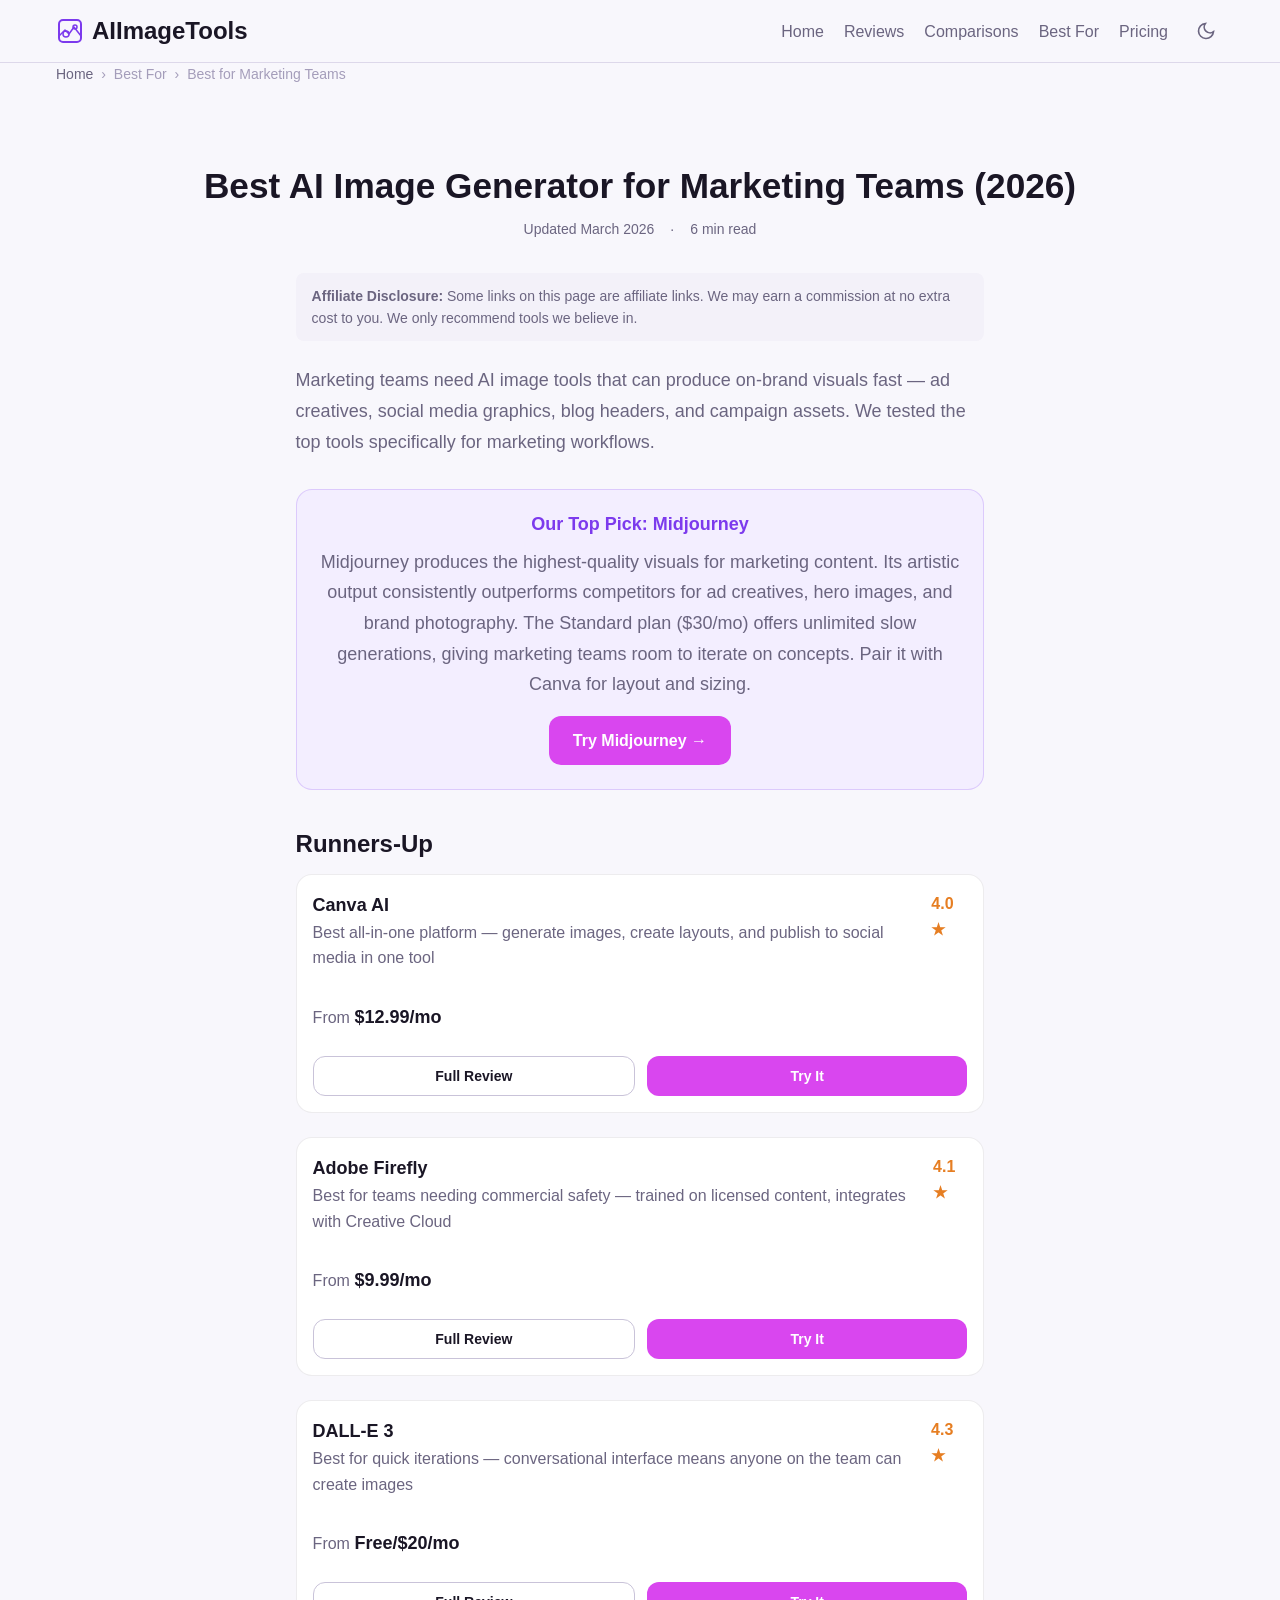
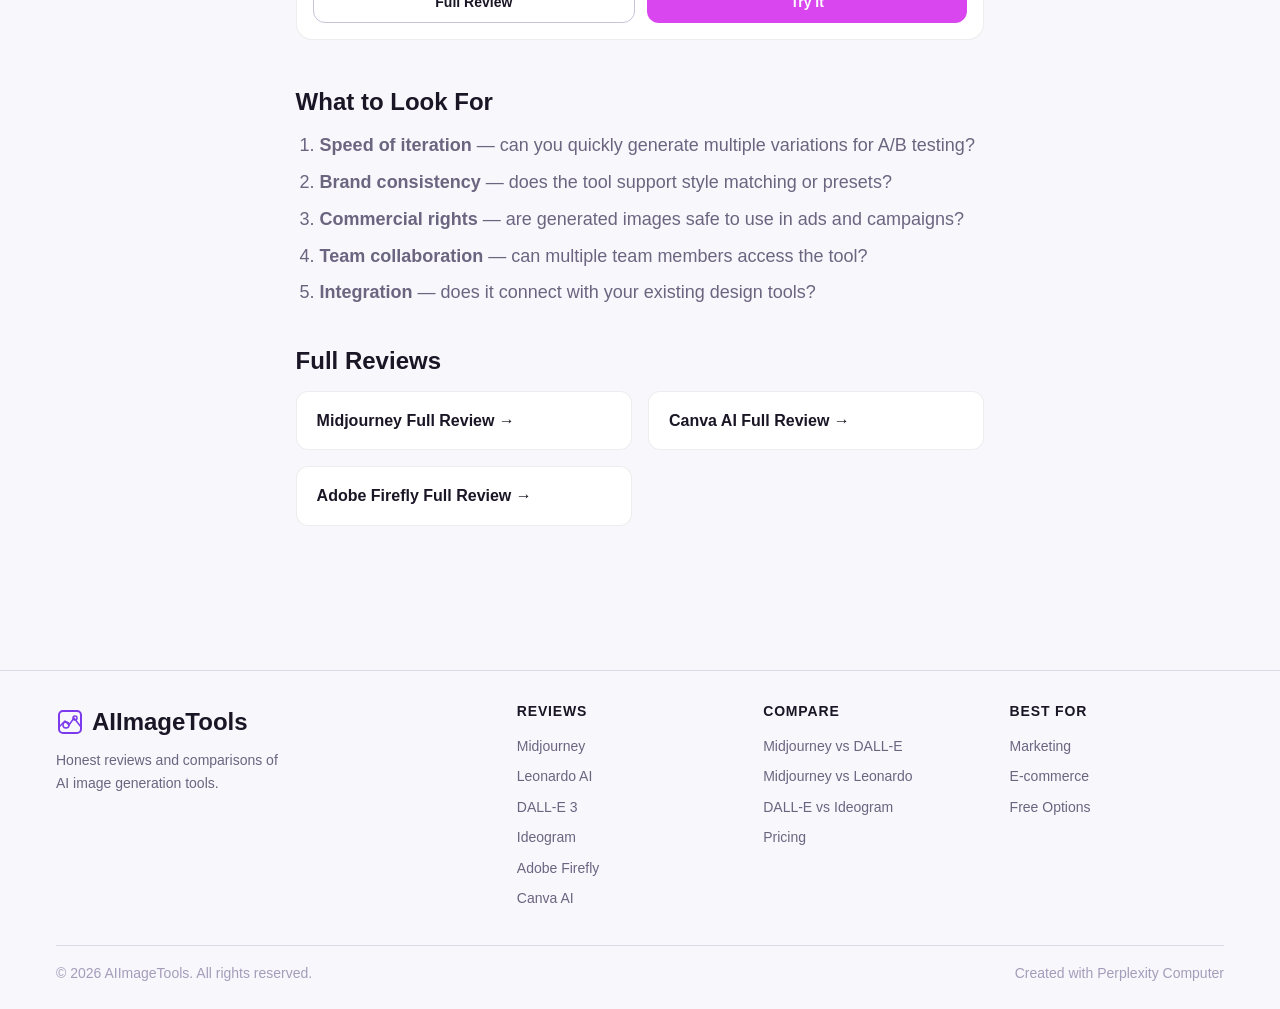
<file: pages/best-ai-image-generator-for-marketing.html>
<!DOCTYPE html>
<html lang="en">
<head>
<!--
   ______                            __
  / ____/___  ____ ___  ____  __  __/ /____  _____
 / /   / __ \/ __ `__ \/ __ \/ / / / __/ _ \/ ___/
/ /___/ /_/ / / / / / / /_/ / /_/ / /_/  __/ /
\____/\____/_/ /_/ /_/ .___/\__,_/\__/\___/_/
                    /_/
        Created with Perplexity Computer
        https://www.perplexity.ai/computer
-->
<meta name="generator" content="Perplexity Computer">
<meta name="author" content="Perplexity Computer">
<meta property="og:see_also" content="https://www.perplexity.ai/computer">
<link rel="author" href="https://www.perplexity.ai/computer">
<meta charset="UTF-8">
<meta name="viewport" content="width=device-width, initial-scale=1.0">
<title>Best AI Image Generator for Marketing Teams (2026)</title>
<meta name="description" content="Find the best AI image generators for marketing. We compare Midjourney, Canva AI, and more for ad creatives and social media.">
<meta property="og:title" content="Best AI Image Generator for Marketing Teams (2026)">
<meta property="og:description" content="Find the best AI image generators for marketing. We compare Midjourney, Canva AI, and more for ad creatives and social media.">
<meta property="og:type" content="website">
<link href="https://api.fontshare.com/v2/css?f[]=cabinet-grotesk@400,500,700,800&f[]=satoshi@300,400,500,700&display=swap" rel="stylesheet">
<link rel="stylesheet" href="../base.css">
<link rel="stylesheet" href="../style.css">

<link rel="canonical" href="https://aiarttools.net/pages/best-ai-image-generator-for-marketing.html">
<meta property="og:url" content="https://aiarttools.net/pages/best-ai-image-generator-for-marketing.html">
<meta property="og:image" content="https://aiarttools.net/og-image.png">
</head>
<body>
<header class="site-header">
  <div class="container header-inner">
    <a href="../index.html" class="logo">
      <svg class="logo-icon" viewBox="0 0 28 28" fill="none" xmlns="http://www.w3.org/2000/svg">
        <rect x="3" y="3" width="22" height="22" rx="4" stroke="currentColor" stroke-width="2"/>
        <circle cx="10" cy="17" r="3" stroke="currentColor" stroke-width="1.5"/>
        <circle cx="19" cy="10" r="2" stroke="currentColor" stroke-width="1.5"/>
        <path d="M3 19l6-6 4 4 5-7 7 9" stroke="currentColor" stroke-width="1.5" stroke-linecap="round" stroke-linejoin="round"/>
      </svg>
      AIImageTools
    </a>
    <button class="nav-toggle" aria-label="Toggle navigation" aria-expanded="false">
      <svg width="24" height="24" viewBox="0 0 24 24" fill="none" stroke="currentColor" stroke-width="2"><path d="M3 12h18M3 6h18M3 18h18"/></svg>
    </button>
    <nav>
      <ul class="nav-links" role="list">
        <li><a href="../index.html">Home</a></li>
        <li><a href="../pages/midjourney-review.html">Reviews</a></li>
        <li><a href="../pages/midjourney-vs-dall-e.html">Comparisons</a></li>
        <li><a href="../pages/best-ai-image-generator-for-marketing.html">Best For</a></li>
        <li><a href="../pricing.html">Pricing</a></li>
        <li><button data-theme-toggle aria-label="Toggle theme" class="theme-toggle"></button></li>
      </ul>
    </nav>
  </div>
</header>
<main>

<div class="container">
  <div class="breadcrumbs">
    <a href="../index.html">Home</a> <span>›</span> Best For <span>›</span> Best for Marketing Teams
  </div>
</div>

<section class="article-header container">
  <h1>Best AI Image Generator for Marketing Teams (2026)</h1>
  <div class="article-meta">
    <span>Updated March 2026</span>
    <span>·</span>
    <span>6 min read</span>
  </div>
</section>

<article class="article-body container--narrow container">

  <div class="disclosure">
    <strong>Affiliate Disclosure:</strong> Some links on this page are affiliate links. We may earn a commission at no extra cost to you. We only recommend tools we believe in.
  </div>

  <p>Marketing teams need AI image tools that can produce on-brand visuals fast — ad creatives, social media graphics, blog headers, and campaign assets. We tested the top tools specifically for marketing workflows.</p>

  <div class="verdict-box fade-up">
    <h3>Our Top Pick: Midjourney</h3>
    <p>Midjourney produces the highest-quality visuals for marketing content. Its artistic output consistently outperforms competitors for ad creatives, hero images, and brand photography. The Standard plan ($30/mo) offers unlimited slow generations, giving marketing teams room to iterate on concepts. Pair it with Canva for layout and sizing.</p>
    <a href="https://midjourney.com" target="_blank" rel="noopener noreferrer" class="btn btn-accent" data-affiliate="midjourney">Try Midjourney →</a>
  </div>

  <h2>Runners-Up</h2>
  <div class="tools-grid" style="grid-template-columns:1fr;">
    <div class="tool-card" style="padding:var(--space-4);">
      <div class="tool-card-header">
        <div>
          <div class="tool-name" style="font-size:var(--text-base);">Canva AI</div>
          <div class="tool-tagline">Best all-in-one platform — generate images, create layouts, and publish to social media in one tool</div>
        </div>
        <div class="tool-rating">4.0 ★</div>
      </div>
      <div class="tool-price">From <strong>$12.99/mo</strong></div>
      <div class="tool-card-actions" style="margin-top:var(--space-3);">
        <a href="canva-ai-review.html" class="btn btn-outline btn-sm">Full Review</a>
        <a href="https://www.canva.com/pro/?utm_source=aiarttools&utm_medium=affiliate" target="_blank" rel="noopener noreferrer sponsored" class="btn btn-accent btn-sm" data-affiliate="canva">Try It</a>
      </div>
    </div>
<div class="tool-card" style="padding:var(--space-4);">
      <div class="tool-card-header">
        <div>
          <div class="tool-name" style="font-size:var(--text-base);">Adobe Firefly</div>
          <div class="tool-tagline">Best for teams needing commercial safety — trained on licensed content, integrates with Creative Cloud</div>
        </div>
        <div class="tool-rating">4.1 ★</div>
      </div>
      <div class="tool-price">From <strong>$9.99/mo</strong></div>
      <div class="tool-card-actions" style="margin-top:var(--space-3);">
        <a href="adobe-firefly-review.html" class="btn btn-outline btn-sm">Full Review</a>
        <a href="https://firefly.adobe.com/?utm_source=aiarttools&utm_medium=affiliate" target="_blank" rel="noopener noreferrer sponsored" class="btn btn-accent btn-sm" data-affiliate="firefly">Try It</a>
      </div>
    </div>
<div class="tool-card" style="padding:var(--space-4);">
      <div class="tool-card-header">
        <div>
          <div class="tool-name" style="font-size:var(--text-base);">DALL-E 3</div>
          <div class="tool-tagline">Best for quick iterations — conversational interface means anyone on the team can create images</div>
        </div>
        <div class="tool-rating">4.3 ★</div>
      </div>
      <div class="tool-price">From <strong>Free/$20/mo</strong></div>
      <div class="tool-card-actions" style="margin-top:var(--space-3);">
        <a href="dall-e-review.html" class="btn btn-outline btn-sm">Full Review</a>
        <a href="https://chat.openai.com" target="_blank" rel="noopener noreferrer" class="btn btn-accent btn-sm" data-affiliate="dalle">Try It</a>
      </div>
    </div>
  </div>

  <h2>What to Look For</h2>
  <ol>
    <li><strong>Speed of iteration</strong> — can you quickly generate multiple variations for A/B testing?</li>
    <li><strong>Brand consistency</strong> — does the tool support style matching or presets?</li>
    <li><strong>Commercial rights</strong> — are generated images safe to use in ads and campaigns?</li>
    <li><strong>Team collaboration</strong> — can multiple team members access the tool?</li>
    <li><strong>Integration</strong> — does it connect with your existing design tools?</li>
  </ol>

  <h2>Full Reviews</h2>
  <div class="comparisons-grid" style="margin-bottom:var(--space-8);">
    <a href="midjourney-review.html" class="comparison-link-card">Midjourney Full Review →</a>
    <a href="canva-ai-review.html" class="comparison-link-card">Canva AI Full Review →</a>
    <a href="adobe-firefly-review.html" class="comparison-link-card">Adobe Firefly Full Review →</a>
  </div>
</article>
</main>
<footer class="site-footer">
  <div class="container">
    <div class="footer-grid">
      <div class="footer-brand">
        <a href="../index.html" class="logo" style="margin-bottom:var(--space-2);">
          <svg class="logo-icon" viewBox="0 0 28 28" fill="none" xmlns="http://www.w3.org/2000/svg">
        <rect x="3" y="3" width="22" height="22" rx="4" stroke="currentColor" stroke-width="2"/>
        <circle cx="10" cy="17" r="3" stroke="currentColor" stroke-width="1.5"/>
        <circle cx="19" cy="10" r="2" stroke="currentColor" stroke-width="1.5"/>
        <path d="M3 19l6-6 4 4 5-7 7 9" stroke="currentColor" stroke-width="1.5" stroke-linecap="round" stroke-linejoin="round"/>
      </svg>
          AIImageTools
        </a>
        <p>Honest reviews and comparisons of AI image generation tools.</p>
      </div>
      <div class="footer-col">
        <h4>Reviews</h4>
        <ul role="list">
          <li><a href="midjourney-review.html">Midjourney</a></li>
          <li><a href="leonardo-ai-review.html">Leonardo AI</a></li>
          <li><a href="dall-e-review.html">DALL-E 3</a></li>
          <li><a href="ideogram-review.html">Ideogram</a></li>
          <li><a href="adobe-firefly-review.html">Adobe Firefly</a></li>
          <li><a href="canva-ai-review.html">Canva AI</a></li>
        </ul>
      </div>
      <div class="footer-col">
        <h4>Compare</h4>
        <ul role="list">
          <li><a href="midjourney-vs-dall-e.html">Midjourney vs DALL-E</a></li>
          <li><a href="midjourney-vs-leonardo.html">Midjourney vs Leonardo</a></li>
          <li><a href="dall-e-vs-ideogram.html">DALL-E vs Ideogram</a></li>
          <li><a href="../pricing.html">Pricing</a></li>
        </ul>
      </div>
      <div class="footer-col">
        <h4>Best For</h4>
        <ul role="list">
          <li><a href="best-ai-image-generator-for-marketing.html">Marketing</a></li>
          <li><a href="best-ai-image-generator-for-ecommerce.html">E-commerce</a></li>
          <li><a href="best-free-ai-image-generator.html">Free Options</a></li>
        </ul>
      </div>
    </div>
    <div class="footer-bottom">
      <span>&copy; 2026 AIImageTools. All rights reserved.</span>
      <a href="https://www.perplexity.ai/computer" target="_blank" rel="noopener noreferrer">Created with Perplexity Computer</a>
    </div>
  </div>
</footer>
<script src="../app.js"></script>
</body>
</html>
</file>
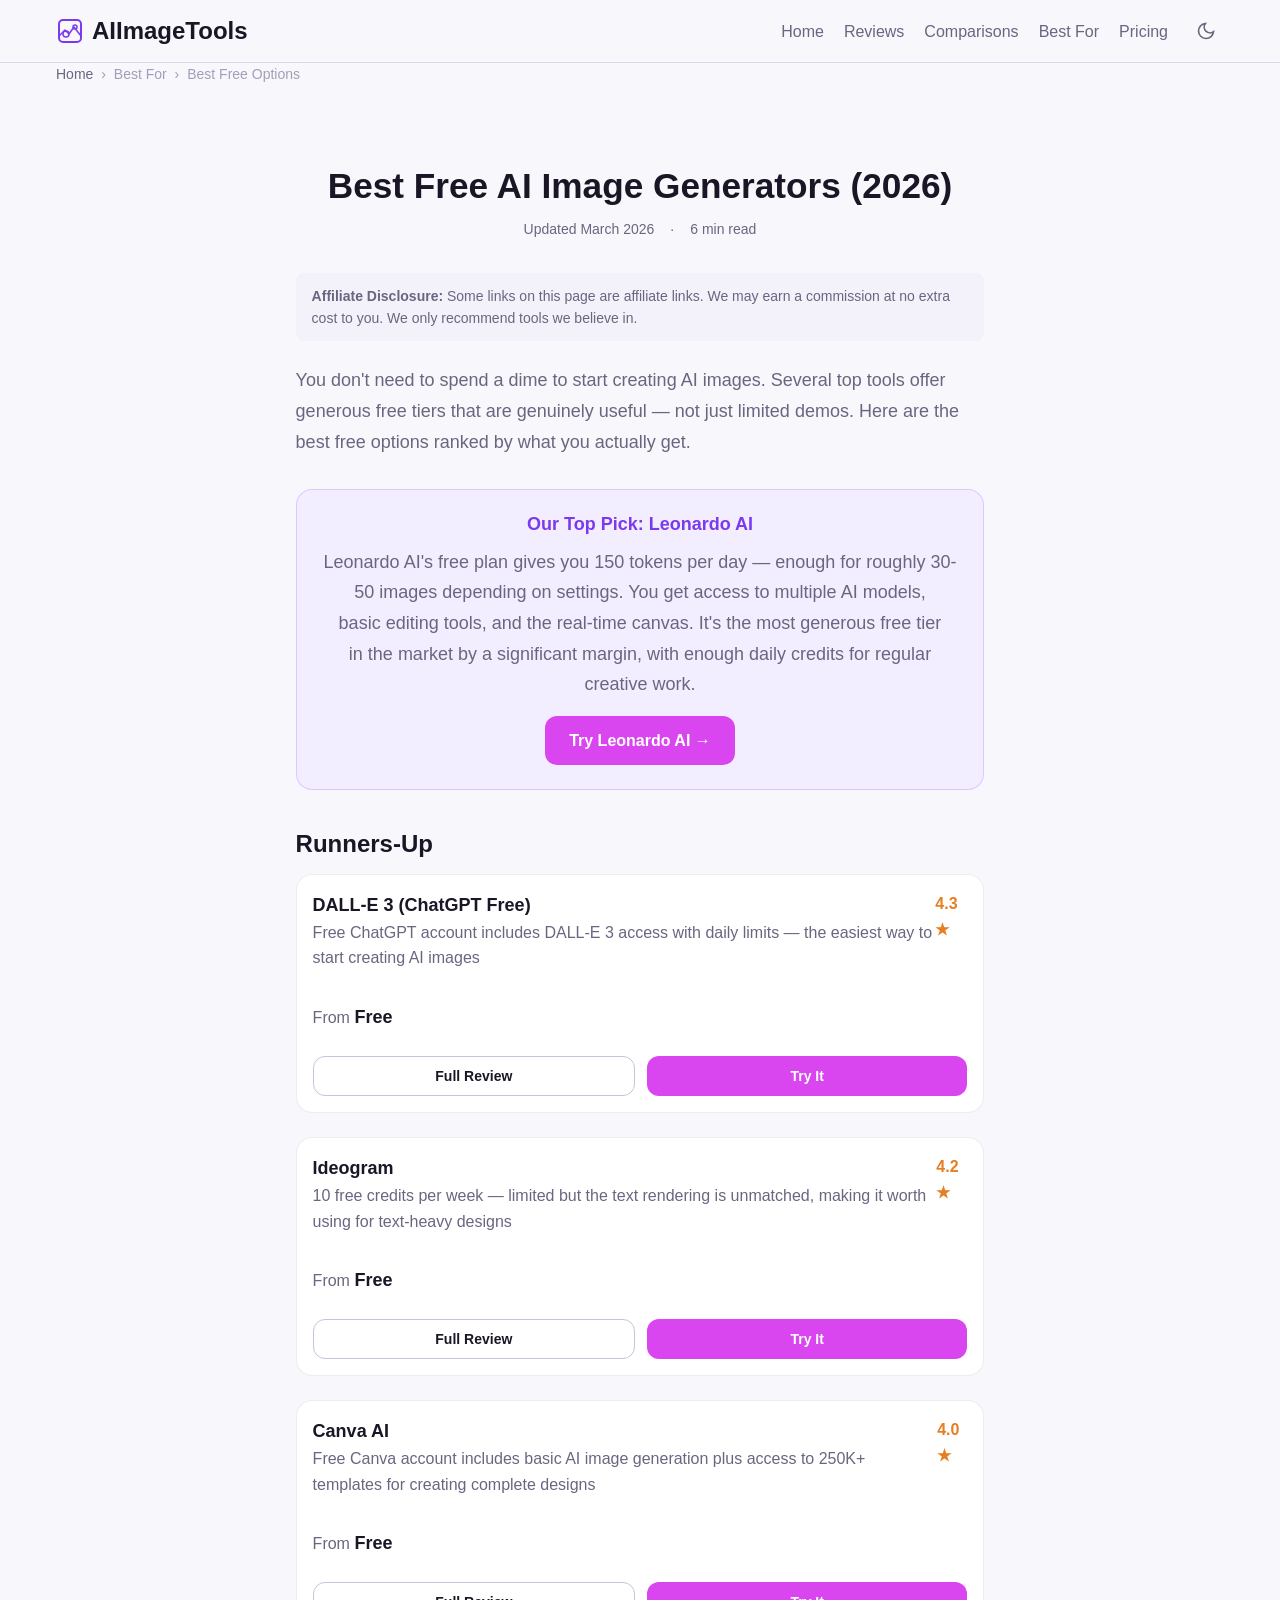
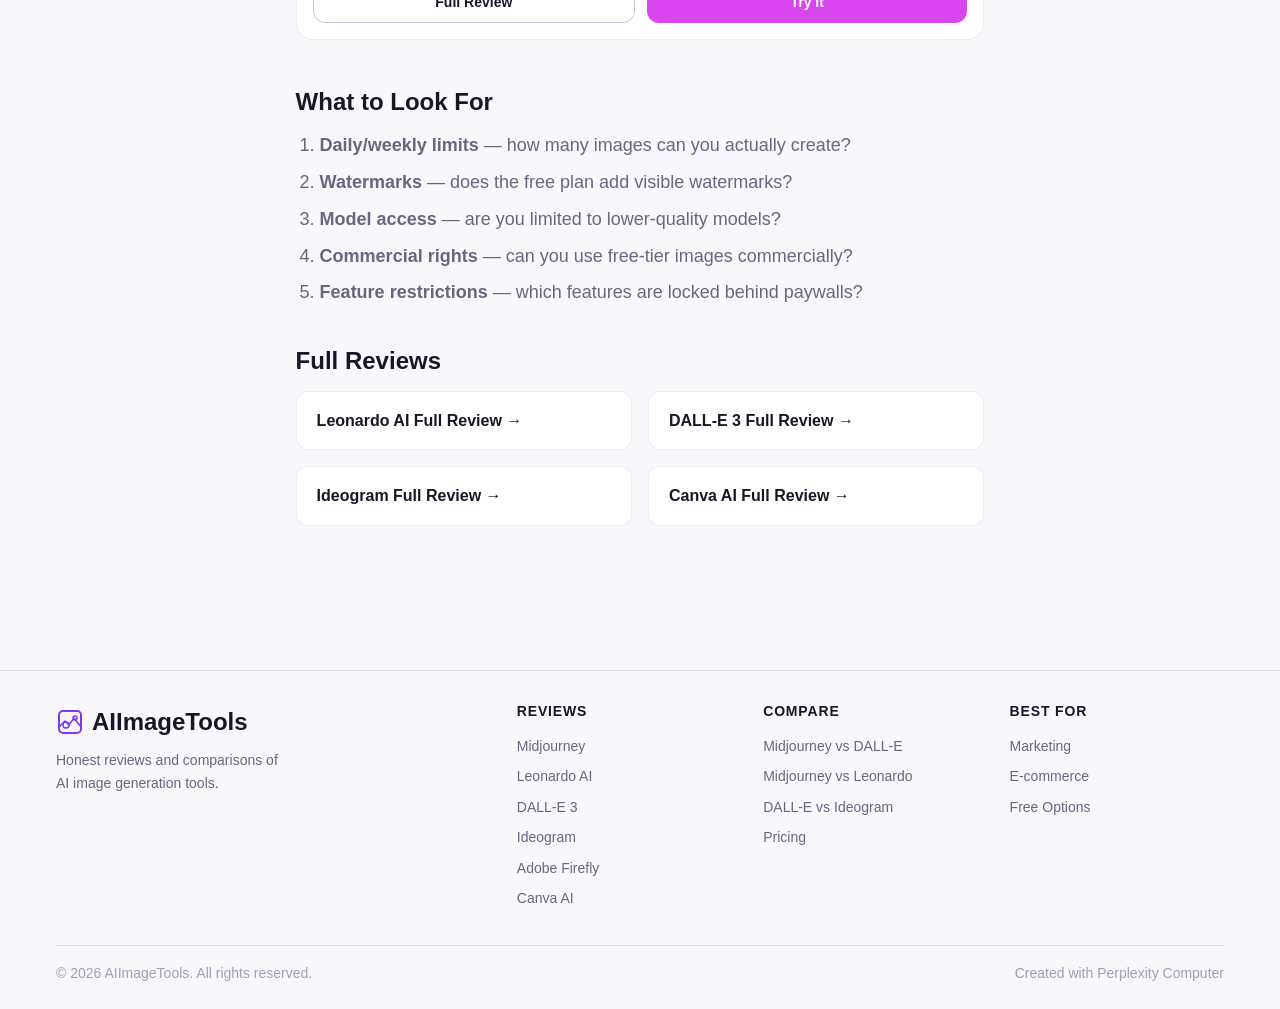
<file: pages/best-free-ai-image-generator.html>
<!DOCTYPE html>
<html lang="en">
<head>
<!--
   ______                            __
  / ____/___  ____ ___  ____  __  __/ /____  _____
 / /   / __ \/ __ `__ \/ __ \/ / / / __/ _ \/ ___/
/ /___/ /_/ / / / / / / /_/ / /_/ / /_/  __/ /
\____/\____/_/ /_/ /_/ .___/\__,_/\__/\___/_/
                    /_/
        Created with Perplexity Computer
        https://www.perplexity.ai/computer
-->
<meta name="generator" content="Perplexity Computer">
<meta name="author" content="Perplexity Computer">
<meta property="og:see_also" content="https://www.perplexity.ai/computer">
<link rel="author" href="https://www.perplexity.ai/computer">
<meta charset="UTF-8">
<meta name="viewport" content="width=device-width, initial-scale=1.0">
<title>Best Free AI Image Generators (2026)</title>
<meta name="description" content="The best free AI image generators you can use today. We compare free tiers from Leonardo AI, DALL-E 3, Ideogram, Canva, and Adobe Firefly.">
<meta property="og:title" content="Best Free AI Image Generators (2026)">
<meta property="og:description" content="The best free AI image generators you can use today. We compare free tiers from Leonardo AI, DALL-E 3, Ideogram, Canva, and Adobe Firefly.">
<meta property="og:type" content="website">
<link href="https://api.fontshare.com/v2/css?f[]=cabinet-grotesk@400,500,700,800&f[]=satoshi@300,400,500,700&display=swap" rel="stylesheet">
<link rel="stylesheet" href="../base.css">
<link rel="stylesheet" href="../style.css">

<link rel="canonical" href="https://aiarttools.net/pages/best-free-ai-image-generator.html">
<meta property="og:url" content="https://aiarttools.net/pages/best-free-ai-image-generator.html">
<meta property="og:image" content="https://aiarttools.net/og-image.png">
</head>
<body>
<header class="site-header">
  <div class="container header-inner">
    <a href="../index.html" class="logo">
      <svg class="logo-icon" viewBox="0 0 28 28" fill="none" xmlns="http://www.w3.org/2000/svg">
        <rect x="3" y="3" width="22" height="22" rx="4" stroke="currentColor" stroke-width="2"/>
        <circle cx="10" cy="17" r="3" stroke="currentColor" stroke-width="1.5"/>
        <circle cx="19" cy="10" r="2" stroke="currentColor" stroke-width="1.5"/>
        <path d="M3 19l6-6 4 4 5-7 7 9" stroke="currentColor" stroke-width="1.5" stroke-linecap="round" stroke-linejoin="round"/>
      </svg>
      AIImageTools
    </a>
    <button class="nav-toggle" aria-label="Toggle navigation" aria-expanded="false">
      <svg width="24" height="24" viewBox="0 0 24 24" fill="none" stroke="currentColor" stroke-width="2"><path d="M3 12h18M3 6h18M3 18h18"/></svg>
    </button>
    <nav>
      <ul class="nav-links" role="list">
        <li><a href="../index.html">Home</a></li>
        <li><a href="../pages/midjourney-review.html">Reviews</a></li>
        <li><a href="../pages/midjourney-vs-dall-e.html">Comparisons</a></li>
        <li><a href="../pages/best-ai-image-generator-for-marketing.html">Best For</a></li>
        <li><a href="../pricing.html">Pricing</a></li>
        <li><button data-theme-toggle aria-label="Toggle theme" class="theme-toggle"></button></li>
      </ul>
    </nav>
  </div>
</header>
<main>

<div class="container">
  <div class="breadcrumbs">
    <a href="../index.html">Home</a> <span>›</span> Best For <span>›</span> Best Free Options
  </div>
</div>

<section class="article-header container">
  <h1>Best Free AI Image Generators (2026)</h1>
  <div class="article-meta">
    <span>Updated March 2026</span>
    <span>·</span>
    <span>6 min read</span>
  </div>
</section>

<article class="article-body container--narrow container">

  <div class="disclosure">
    <strong>Affiliate Disclosure:</strong> Some links on this page are affiliate links. We may earn a commission at no extra cost to you. We only recommend tools we believe in.
  </div>

  <p>You don't need to spend a dime to start creating AI images. Several top tools offer generous free tiers that are genuinely useful — not just limited demos. Here are the best free options ranked by what you actually get.</p>

  <div class="verdict-box fade-up">
    <h3>Our Top Pick: Leonardo AI</h3>
    <p>Leonardo AI's free plan gives you 150 tokens per day — enough for roughly 30-50 images depending on settings. You get access to multiple AI models, basic editing tools, and the real-time canvas. It's the most generous free tier in the market by a significant margin, with enough daily credits for regular creative work.</p>
    <a href="https://leonardo.ai" target="_blank" rel="noopener noreferrer" class="btn btn-accent" data-affiliate="leonardo">Try Leonardo AI →</a>
  </div>

  <h2>Runners-Up</h2>
  <div class="tools-grid" style="grid-template-columns:1fr;">
    <div class="tool-card" style="padding:var(--space-4);">
      <div class="tool-card-header">
        <div>
          <div class="tool-name" style="font-size:var(--text-base);">DALL-E 3 (ChatGPT Free)</div>
          <div class="tool-tagline">Free ChatGPT account includes DALL-E 3 access with daily limits — the easiest way to start creating AI images</div>
        </div>
        <div class="tool-rating">4.3 ★</div>
      </div>
      <div class="tool-price">From <strong>Free</strong></div>
      <div class="tool-card-actions" style="margin-top:var(--space-3);">
        <a href="dall-e-review.html" class="btn btn-outline btn-sm">Full Review</a>
        <a href="https://chat.openai.com" target="_blank" rel="noopener noreferrer" class="btn btn-accent btn-sm" data-affiliate="dalle">Try It</a>
      </div>
    </div>
<div class="tool-card" style="padding:var(--space-4);">
      <div class="tool-card-header">
        <div>
          <div class="tool-name" style="font-size:var(--text-base);">Ideogram</div>
          <div class="tool-tagline">10 free credits per week — limited but the text rendering is unmatched, making it worth using for text-heavy designs</div>
        </div>
        <div class="tool-rating">4.2 ★</div>
      </div>
      <div class="tool-price">From <strong>Free</strong></div>
      <div class="tool-card-actions" style="margin-top:var(--space-3);">
        <a href="ideogram-review.html" class="btn btn-outline btn-sm">Full Review</a>
        <a href="https://ideogram.ai/?utm_source=aiarttools&utm_medium=affiliate" target="_blank" rel="noopener noreferrer sponsored" class="btn btn-accent btn-sm" data-affiliate="ideogram">Try It</a>
      </div>
    </div>
<div class="tool-card" style="padding:var(--space-4);">
      <div class="tool-card-header">
        <div>
          <div class="tool-name" style="font-size:var(--text-base);">Canva AI</div>
          <div class="tool-tagline">Free Canva account includes basic AI image generation plus access to 250K+ templates for creating complete designs</div>
        </div>
        <div class="tool-rating">4.0 ★</div>
      </div>
      <div class="tool-price">From <strong>Free</strong></div>
      <div class="tool-card-actions" style="margin-top:var(--space-3);">
        <a href="canva-ai-review.html" class="btn btn-outline btn-sm">Full Review</a>
        <a href="https://www.canva.com/pro/?utm_source=aiarttools&utm_medium=affiliate" target="_blank" rel="noopener noreferrer sponsored" class="btn btn-accent btn-sm" data-affiliate="canva">Try It</a>
      </div>
    </div>
  </div>

  <h2>What to Look For</h2>
  <ol>
    <li><strong>Daily/weekly limits</strong> — how many images can you actually create?</li>
    <li><strong>Watermarks</strong> — does the free plan add visible watermarks?</li>
    <li><strong>Model access</strong> — are you limited to lower-quality models?</li>
    <li><strong>Commercial rights</strong> — can you use free-tier images commercially?</li>
    <li><strong>Feature restrictions</strong> — which features are locked behind paywalls?</li>
  </ol>

  <h2>Full Reviews</h2>
  <div class="comparisons-grid" style="margin-bottom:var(--space-8);">
    <a href="leonardo-ai-review.html" class="comparison-link-card">Leonardo AI Full Review →</a>
    <a href="dall-e-review.html" class="comparison-link-card">DALL-E 3 Full Review →</a>
    <a href="ideogram-review.html" class="comparison-link-card">Ideogram Full Review →</a>
    <a href="canva-ai-review.html" class="comparison-link-card">Canva AI Full Review →</a>
  </div>
</article>
</main>
<footer class="site-footer">
  <div class="container">
    <div class="footer-grid">
      <div class="footer-brand">
        <a href="../index.html" class="logo" style="margin-bottom:var(--space-2);">
          <svg class="logo-icon" viewBox="0 0 28 28" fill="none" xmlns="http://www.w3.org/2000/svg">
        <rect x="3" y="3" width="22" height="22" rx="4" stroke="currentColor" stroke-width="2"/>
        <circle cx="10" cy="17" r="3" stroke="currentColor" stroke-width="1.5"/>
        <circle cx="19" cy="10" r="2" stroke="currentColor" stroke-width="1.5"/>
        <path d="M3 19l6-6 4 4 5-7 7 9" stroke="currentColor" stroke-width="1.5" stroke-linecap="round" stroke-linejoin="round"/>
      </svg>
          AIImageTools
        </a>
        <p>Honest reviews and comparisons of AI image generation tools.</p>
      </div>
      <div class="footer-col">
        <h4>Reviews</h4>
        <ul role="list">
          <li><a href="midjourney-review.html">Midjourney</a></li>
          <li><a href="leonardo-ai-review.html">Leonardo AI</a></li>
          <li><a href="dall-e-review.html">DALL-E 3</a></li>
          <li><a href="ideogram-review.html">Ideogram</a></li>
          <li><a href="adobe-firefly-review.html">Adobe Firefly</a></li>
          <li><a href="canva-ai-review.html">Canva AI</a></li>
        </ul>
      </div>
      <div class="footer-col">
        <h4>Compare</h4>
        <ul role="list">
          <li><a href="midjourney-vs-dall-e.html">Midjourney vs DALL-E</a></li>
          <li><a href="midjourney-vs-leonardo.html">Midjourney vs Leonardo</a></li>
          <li><a href="dall-e-vs-ideogram.html">DALL-E vs Ideogram</a></li>
          <li><a href="../pricing.html">Pricing</a></li>
        </ul>
      </div>
      <div class="footer-col">
        <h4>Best For</h4>
        <ul role="list">
          <li><a href="best-ai-image-generator-for-marketing.html">Marketing</a></li>
          <li><a href="best-ai-image-generator-for-ecommerce.html">E-commerce</a></li>
          <li><a href="best-free-ai-image-generator.html">Free Options</a></li>
        </ul>
      </div>
    </div>
    <div class="footer-bottom">
      <span>&copy; 2026 AIImageTools. All rights reserved.</span>
      <a href="https://www.perplexity.ai/computer" target="_blank" rel="noopener noreferrer">Created with Perplexity Computer</a>
    </div>
  </div>
</footer>
<script src="../app.js"></script>
</body>
</html>
</file>
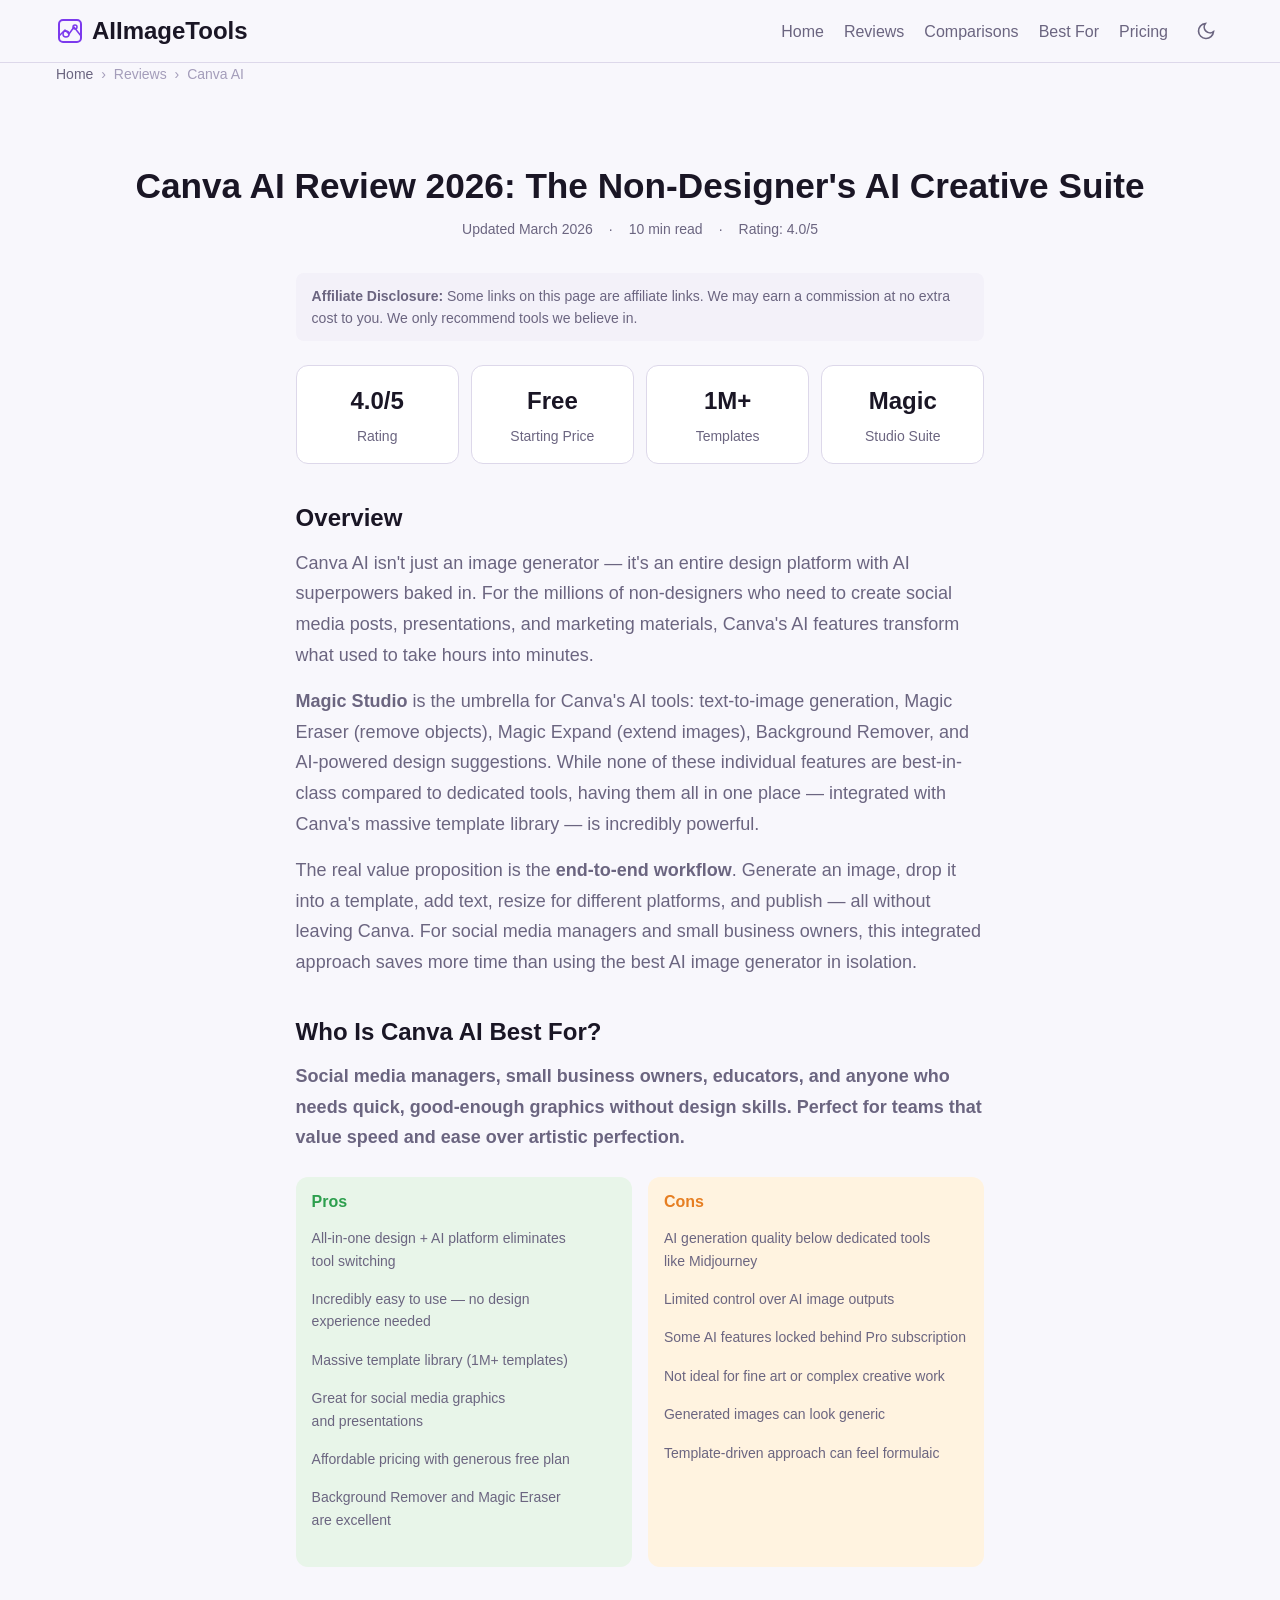
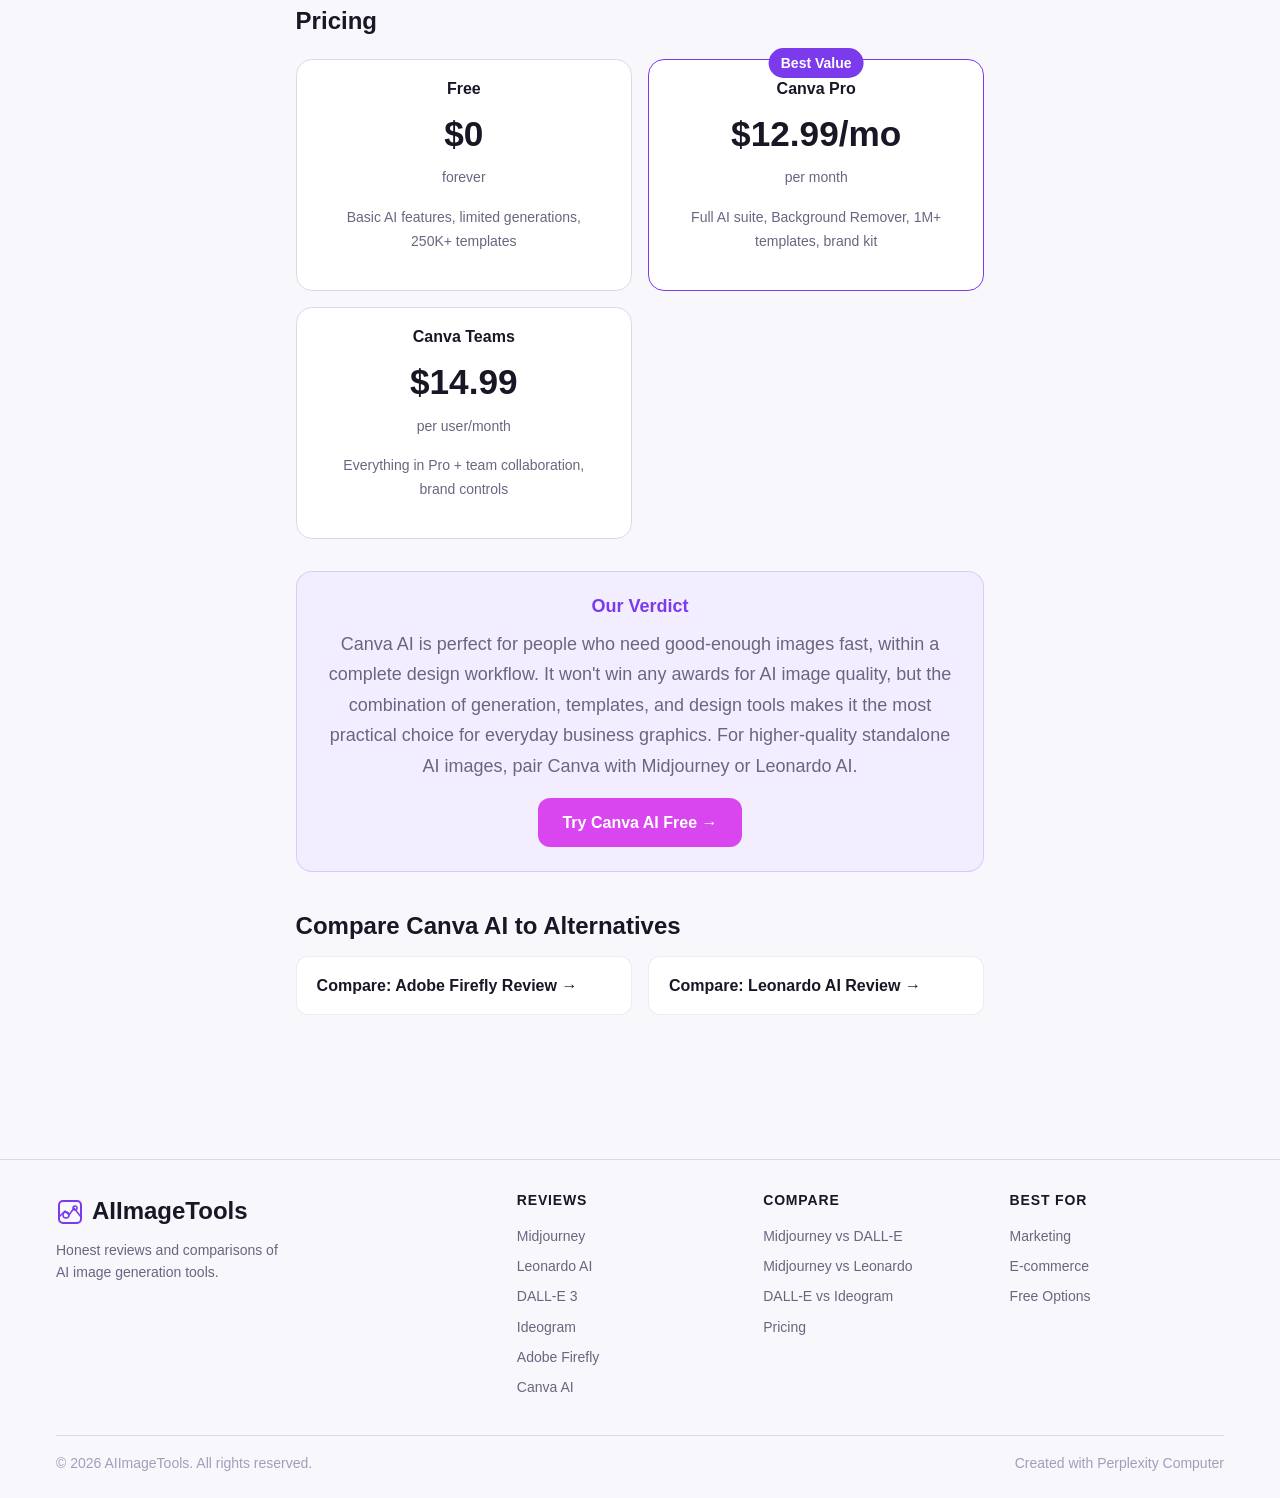
<file: pages/canva-ai-review.html>
<!DOCTYPE html>
<html lang="en">
<head>
<!--
   ______                            __
  / ____/___  ____ ___  ____  __  __/ /____  _____
 / /   / __ \/ __ `__ \/ __ \/ / / / __/ _ \/ ___/
/ /___/ /_/ / / / / / / /_/ / /_/ / /_/  __/ /
\____/\____/_/ /_/ /_/ .___/\__,_/\__/\___/_/
                    /_/
        Created with Perplexity Computer
        https://www.perplexity.ai/computer
-->
<meta name="generator" content="Perplexity Computer">
<meta name="author" content="Perplexity Computer">
<meta property="og:see_also" content="https://www.perplexity.ai/computer">
<link rel="author" href="https://www.perplexity.ai/computer">
<meta charset="UTF-8">
<meta name="viewport" content="width=device-width, initial-scale=1.0">
<title>Canva AI Review 2026 — Features, Pricing &amp; Verdict</title>
<meta name="description" content="Canva AI review for 2026: we tested its Magic Studio, text-to-image, and design AI features. See our breakdown of pricing tiers and who benefits most.">
<meta property="og:title" content="Canva AI Review 2026 — Features, Pricing &amp; Verdict">
<meta property="og:description" content="Canva AI review for 2026: we tested its Magic Studio, text-to-image, and design AI features. See our breakdown of pricing tiers and who benefits most.">
<meta property="og:type" content="website">
<link href="https://api.fontshare.com/v2/css?f[]=cabinet-grotesk@400,500,700,800&f[]=satoshi@300,400,500,700&display=swap" rel="stylesheet">
<link rel="stylesheet" href="../base.css">
<link rel="stylesheet" href="../style.css">
<script type="application/ld+json">
{
  "@context": "https://schema.org",
  "@type": "Review",
  "name": "Canva AI Review",
  "itemReviewed": {
    "@type": "SoftwareApplication",
    "name": "Canva AI",
    "applicationCategory": "AI Image Generator"
  },
  "reviewRating": {
    "@type": "Rating",
    "ratingValue": "4.0",
    "bestRating": "5"
  },
  "author": {
    "@type": "Organization",
    "name": "AIImageTools"
  },
  "creator": {
    "@type": "SoftwareApplication",
    "name": "Perplexity Computer",
    "url": "https://www.perplexity.ai/computer"
  }
}
</script>
<link rel="canonical" href="https://aiarttools.net/pages/canva-ai-review.html">
<meta property="og:url" content="https://aiarttools.net/pages/canva-ai-review.html">
<meta property="og:image" content="https://aiarttools.net/og-image.png">
</head>
<body>
<header class="site-header">
  <div class="container header-inner">
    <a href="../index.html" class="logo">
      <svg class="logo-icon" viewBox="0 0 28 28" fill="none" xmlns="http://www.w3.org/2000/svg">
        <rect x="3" y="3" width="22" height="22" rx="4" stroke="currentColor" stroke-width="2"/>
        <circle cx="10" cy="17" r="3" stroke="currentColor" stroke-width="1.5"/>
        <circle cx="19" cy="10" r="2" stroke="currentColor" stroke-width="1.5"/>
        <path d="M3 19l6-6 4 4 5-7 7 9" stroke="currentColor" stroke-width="1.5" stroke-linecap="round" stroke-linejoin="round"/>
      </svg>
      AIImageTools
    </a>
    <button class="nav-toggle" aria-label="Toggle navigation" aria-expanded="false">
      <svg width="24" height="24" viewBox="0 0 24 24" fill="none" stroke="currentColor" stroke-width="2"><path d="M3 12h18M3 6h18M3 18h18"/></svg>
    </button>
    <nav>
      <ul class="nav-links" role="list">
        <li><a href="../index.html">Home</a></li>
        <li><a href="../pages/midjourney-review.html">Reviews</a></li>
        <li><a href="../pages/midjourney-vs-dall-e.html">Comparisons</a></li>
        <li><a href="../pages/best-ai-image-generator-for-marketing.html">Best For</a></li>
        <li><a href="../pricing.html">Pricing</a></li>
        <li><button data-theme-toggle aria-label="Toggle theme" class="theme-toggle"></button></li>
      </ul>
    </nav>
  </div>
</header>
<main>

<div class="container">
  <div class="breadcrumbs">
    <a href="../index.html">Home</a> <span>›</span> Reviews <span>›</span> Canva AI
  </div>
</div>

<section class="article-header container">
  <h1>Canva AI Review 2026: The Non-Designer's AI Creative Suite</h1>
  <div class="article-meta">
    <span>Updated March 2026</span>
    <span>·</span>
    <span>10 min read</span>
    <span>·</span>
    <span>Rating: 4.0/5</span>
  </div>
</section>

<article class="article-body container--narrow container">

  <div class="disclosure">
    <strong>Affiliate Disclosure:</strong> Some links on this page are affiliate links. We may earn a commission at no extra cost to you. We only recommend tools we believe in.
  </div>

  <div class="quick-stats fade-up">
    <div class="stat-card">
      <div class="stat-value">4.0/5</div>
      <div class="stat-label">Rating</div>
    </div>
    <div class="stat-card">
      <div class="stat-value">Free</div>
      <div class="stat-label">Starting Price</div>
    </div>
    <div class="stat-card">
      <div class="stat-value">1M+</div>
      <div class="stat-label">Templates</div>
    </div>
    <div class="stat-card">
      <div class="stat-value">Magic</div>
      <div class="stat-label">Studio Suite</div>
    </div>
  </div>

  <h2>Overview</h2>
  <p>Canva AI isn't just an image generator — it's an entire design platform with AI superpowers baked in. For the millions of non-designers who need to create social media posts, presentations, and marketing materials, Canva's AI features transform what used to take hours into minutes.</p>
<p><strong>Magic Studio</strong> is the umbrella for Canva's AI tools: text-to-image generation, Magic Eraser (remove objects), Magic Expand (extend images), Background Remover, and AI-powered design suggestions. While none of these individual features are best-in-class compared to dedicated tools, having them all in one place — integrated with Canva's massive template library — is incredibly powerful.</p>
<p>The real value proposition is the <strong>end-to-end workflow</strong>. Generate an image, drop it into a template, add text, resize for different platforms, and publish — all without leaving Canva. For social media managers and small business owners, this integrated approach saves more time than using the best AI image generator in isolation.</p>

  <h2>Who Is Canva AI Best For?</h2>
  <p><strong>Social media managers, small business owners, educators, and anyone who needs quick, good-enough graphics without design skills. Perfect for teams that value speed and ease over artistic perfection.</strong></p>

  <div class="pros-cons fade-up">
    <div class="pros">
      <h4>Pros</h4>
      <ul>
        <li>All-in-one design + AI platform eliminates tool switching</li>
        <li>Incredibly easy to use — no design experience needed</li>
        <li>Massive template library (1M+ templates)</li>
        <li>Great for social media graphics and presentations</li>
        <li>Affordable pricing with generous free plan</li>
        <li>Background Remover and Magic Eraser are excellent</li>
      </ul>
    </div>
    <div class="cons">
      <h4>Cons</h4>
      <ul>
        <li>AI generation quality below dedicated tools like Midjourney</li>
        <li>Limited control over AI image outputs</li>
        <li>Some AI features locked behind Pro subscription</li>
        <li>Not ideal for fine art or complex creative work</li>
        <li>Generated images can look generic</li>
        <li>Template-driven approach can feel formulaic</li>
      </ul>
    </div>
  </div>

  <h2>Pricing</h2>
  <div class="pricing-grid fade-up">
    <div class="pricing-card">
      <h4>Free</h4>
      <div class="price">$0</div>
      <p class="price-period">forever</p>
      <p style="font-size:var(--text-xs);color:var(--color-text-muted);">Basic AI features, limited generations, 250K+ templates</p>
    </div>
    <div class="pricing-card recommended">
      <h4>Canva Pro</h4>
      <div class="price">$12.99/mo</div>
      <p class="price-period">per month</p>
      <p style="font-size:var(--text-xs);color:var(--color-text-muted);">Full AI suite, Background Remover, 1M+ templates, brand kit</p>
    </div>
    <div class="pricing-card">
      <h4>Canva Teams</h4>
      <div class="price">$14.99</div>
      <p class="price-period">per user/month</p>
      <p style="font-size:var(--text-xs);color:var(--color-text-muted);">Everything in Pro + team collaboration, brand controls</p>
    </div>
  </div>

  <div class="verdict-box fade-up">
    <h3>Our Verdict</h3>
    <p>Canva AI is perfect for people who need good-enough images fast, within a complete design workflow. It won't win any awards for AI image quality, but the combination of generation, templates, and design tools makes it the most practical choice for everyday business graphics. For higher-quality standalone AI images, pair Canva with Midjourney or Leonardo AI.</p>
    <a href="https://www.canva.com/pro/?utm_source=aiarttools&utm_medium=affiliate" target="_blank" rel="noopener noreferrer sponsored" class="btn btn-accent" data-affiliate="canva">Try Canva AI Free →</a>
  </div>

  <h2>Compare Canva AI to Alternatives</h2>
  <div class="comparisons-grid" style="margin-bottom:var(--space-8);">
    <a href="adobe-firefly-review.html" class="comparison-link-card">Compare: Adobe Firefly Review →</a>
    <a href="leonardo-ai-review.html" class="comparison-link-card">Compare: Leonardo AI Review →</a>
  </div>
</article>
</main>
<footer class="site-footer">
  <div class="container">
    <div class="footer-grid">
      <div class="footer-brand">
        <a href="../index.html" class="logo" style="margin-bottom:var(--space-2);">
          <svg class="logo-icon" viewBox="0 0 28 28" fill="none" xmlns="http://www.w3.org/2000/svg">
        <rect x="3" y="3" width="22" height="22" rx="4" stroke="currentColor" stroke-width="2"/>
        <circle cx="10" cy="17" r="3" stroke="currentColor" stroke-width="1.5"/>
        <circle cx="19" cy="10" r="2" stroke="currentColor" stroke-width="1.5"/>
        <path d="M3 19l6-6 4 4 5-7 7 9" stroke="currentColor" stroke-width="1.5" stroke-linecap="round" stroke-linejoin="round"/>
      </svg>
          AIImageTools
        </a>
        <p>Honest reviews and comparisons of AI image generation tools.</p>
      </div>
      <div class="footer-col">
        <h4>Reviews</h4>
        <ul role="list">
          <li><a href="midjourney-review.html">Midjourney</a></li>
          <li><a href="leonardo-ai-review.html">Leonardo AI</a></li>
          <li><a href="dall-e-review.html">DALL-E 3</a></li>
          <li><a href="ideogram-review.html">Ideogram</a></li>
          <li><a href="adobe-firefly-review.html">Adobe Firefly</a></li>
          <li><a href="canva-ai-review.html">Canva AI</a></li>
        </ul>
      </div>
      <div class="footer-col">
        <h4>Compare</h4>
        <ul role="list">
          <li><a href="midjourney-vs-dall-e.html">Midjourney vs DALL-E</a></li>
          <li><a href="midjourney-vs-leonardo.html">Midjourney vs Leonardo</a></li>
          <li><a href="dall-e-vs-ideogram.html">DALL-E vs Ideogram</a></li>
          <li><a href="../pricing.html">Pricing</a></li>
        </ul>
      </div>
      <div class="footer-col">
        <h4>Best For</h4>
        <ul role="list">
          <li><a href="best-ai-image-generator-for-marketing.html">Marketing</a></li>
          <li><a href="best-ai-image-generator-for-ecommerce.html">E-commerce</a></li>
          <li><a href="best-free-ai-image-generator.html">Free Options</a></li>
        </ul>
      </div>
    </div>
    <div class="footer-bottom">
      <span>&copy; 2026 AIImageTools. All rights reserved.</span>
      <a href="https://www.perplexity.ai/computer" target="_blank" rel="noopener noreferrer">Created with Perplexity Computer</a>
    </div>
  </div>
</footer>
<script src="../app.js"></script>
</body>
</html>
</file>
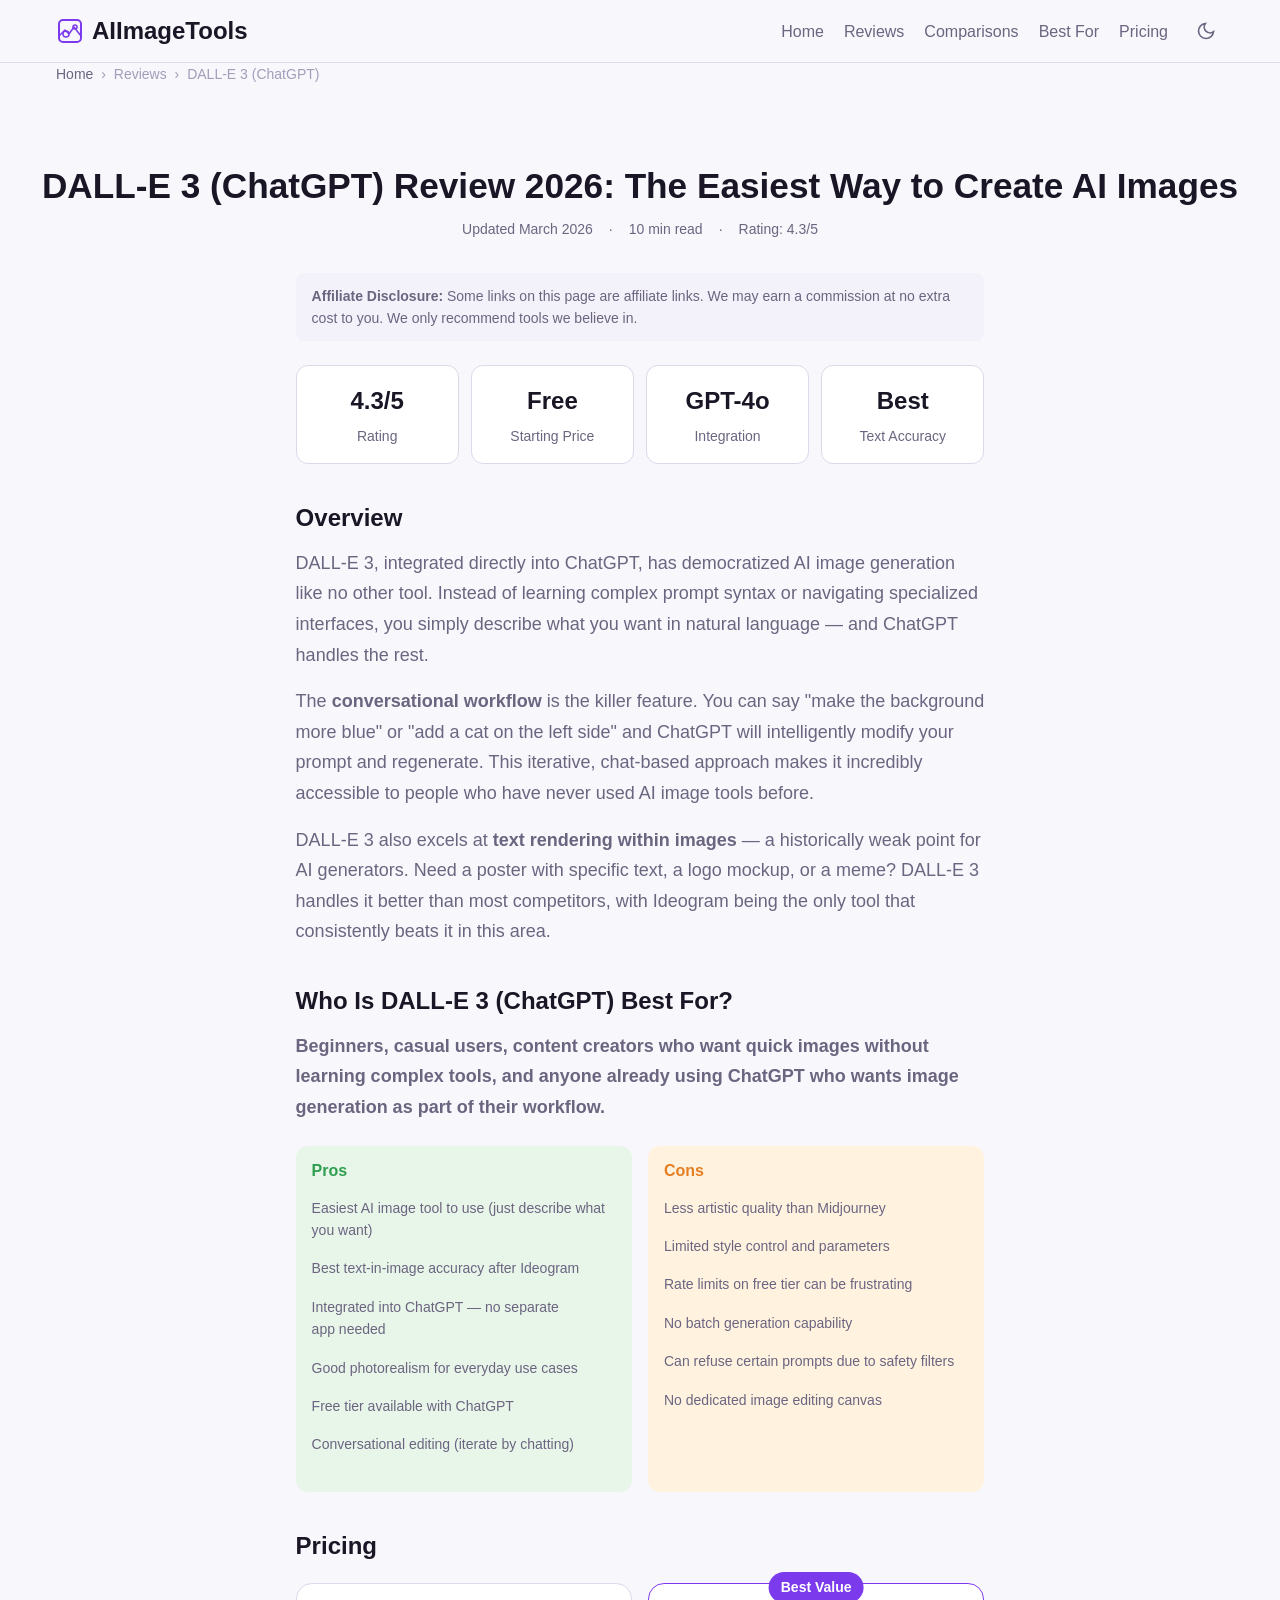
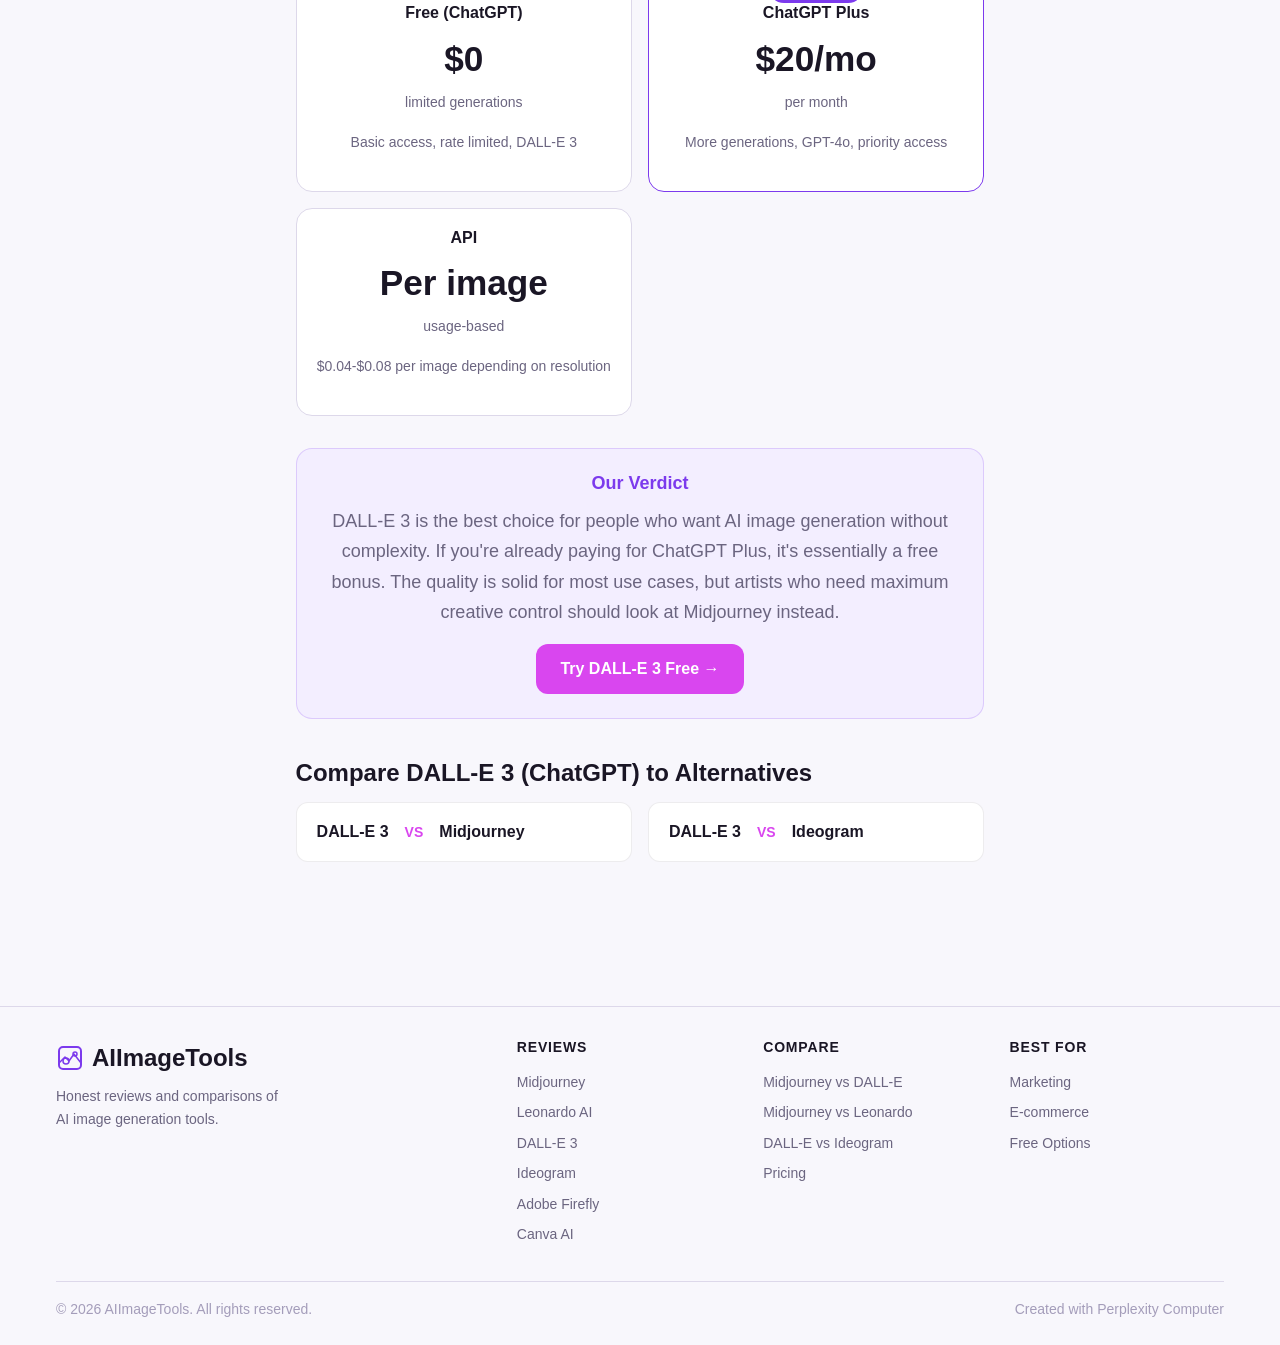
<file: pages/dall-e-review.html>
<!DOCTYPE html>
<html lang="en">
<head>
<!--
   ______                            __
  / ____/___  ____ ___  ____  __  __/ /____  _____
 / /   / __ \/ __ `__ \/ __ \/ / / / __/ _ \/ ___/
/ /___/ /_/ / / / / / / /_/ / /_/ / /_/  __/ /
\____/\____/_/ /_/ /_/ .___/\__,_/\__/\___/_/
                    /_/
        Created with Perplexity Computer
        https://www.perplexity.ai/computer
-->
<meta name="generator" content="Perplexity Computer">
<meta name="author" content="Perplexity Computer">
<meta property="og:see_also" content="https://www.perplexity.ai/computer">
<link rel="author" href="https://www.perplexity.ai/computer">
<meta charset="UTF-8">
<meta name="viewport" content="width=device-width, initial-scale=1.0">
<title>DALL-E 3 Review 2026 — Features, Pricing &amp; Verdict</title>
<meta name="description" content="DALL-E 3 via ChatGPT review for 2026: we tested its natural language prompting, editing tools, and output quality. See pricing, capabilities, and our verdict.">
<meta property="og:title" content="DALL-E 3 Review 2026 — Features, Pricing &amp; Verdict">
<meta property="og:description" content="DALL-E 3 via ChatGPT review for 2026: we tested its natural language prompting, editing tools, and output quality. See pricing, capabilities, and our verdict.">
<meta property="og:type" content="website">
<link href="https://api.fontshare.com/v2/css?f[]=cabinet-grotesk@400,500,700,800&f[]=satoshi@300,400,500,700&display=swap" rel="stylesheet">
<link rel="stylesheet" href="../base.css">
<link rel="stylesheet" href="../style.css">
<script type="application/ld+json">
{
  "@context": "https://schema.org",
  "@type": "Review",
  "name": "DALL-E 3 (ChatGPT) Review",
  "itemReviewed": {
    "@type": "SoftwareApplication",
    "name": "DALL-E 3 (ChatGPT)",
    "applicationCategory": "AI Image Generator"
  },
  "reviewRating": {
    "@type": "Rating",
    "ratingValue": "4.3",
    "bestRating": "5"
  },
  "author": {
    "@type": "Organization",
    "name": "AIImageTools"
  },
  "creator": {
    "@type": "SoftwareApplication",
    "name": "Perplexity Computer",
    "url": "https://www.perplexity.ai/computer"
  }
}
</script>
<link rel="canonical" href="https://aiarttools.net/pages/dall-e-review.html">
<meta property="og:url" content="https://aiarttools.net/pages/dall-e-review.html">
<meta property="og:image" content="https://aiarttools.net/og-image.png">
</head>
<body>
<header class="site-header">
  <div class="container header-inner">
    <a href="../index.html" class="logo">
      <svg class="logo-icon" viewBox="0 0 28 28" fill="none" xmlns="http://www.w3.org/2000/svg">
        <rect x="3" y="3" width="22" height="22" rx="4" stroke="currentColor" stroke-width="2"/>
        <circle cx="10" cy="17" r="3" stroke="currentColor" stroke-width="1.5"/>
        <circle cx="19" cy="10" r="2" stroke="currentColor" stroke-width="1.5"/>
        <path d="M3 19l6-6 4 4 5-7 7 9" stroke="currentColor" stroke-width="1.5" stroke-linecap="round" stroke-linejoin="round"/>
      </svg>
      AIImageTools
    </a>
    <button class="nav-toggle" aria-label="Toggle navigation" aria-expanded="false">
      <svg width="24" height="24" viewBox="0 0 24 24" fill="none" stroke="currentColor" stroke-width="2"><path d="M3 12h18M3 6h18M3 18h18"/></svg>
    </button>
    <nav>
      <ul class="nav-links" role="list">
        <li><a href="../index.html">Home</a></li>
        <li><a href="../pages/midjourney-review.html">Reviews</a></li>
        <li><a href="../pages/midjourney-vs-dall-e.html">Comparisons</a></li>
        <li><a href="../pages/best-ai-image-generator-for-marketing.html">Best For</a></li>
        <li><a href="../pricing.html">Pricing</a></li>
        <li><button data-theme-toggle aria-label="Toggle theme" class="theme-toggle"></button></li>
      </ul>
    </nav>
  </div>
</header>
<main>

<div class="container">
  <div class="breadcrumbs">
    <a href="../index.html">Home</a> <span>›</span> Reviews <span>›</span> DALL-E 3 (ChatGPT)
  </div>
</div>

<section class="article-header container">
  <h1>DALL-E 3 (ChatGPT) Review 2026: The Easiest Way to Create AI Images</h1>
  <div class="article-meta">
    <span>Updated March 2026</span>
    <span>·</span>
    <span>10 min read</span>
    <span>·</span>
    <span>Rating: 4.3/5</span>
  </div>
</section>

<article class="article-body container--narrow container">

  <div class="disclosure">
    <strong>Affiliate Disclosure:</strong> Some links on this page are affiliate links. We may earn a commission at no extra cost to you. We only recommend tools we believe in.
  </div>

  <div class="quick-stats fade-up">
    <div class="stat-card">
      <div class="stat-value">4.3/5</div>
      <div class="stat-label">Rating</div>
    </div>
    <div class="stat-card">
      <div class="stat-value">Free</div>
      <div class="stat-label">Starting Price</div>
    </div>
    <div class="stat-card">
      <div class="stat-value">GPT-4o</div>
      <div class="stat-label">Integration</div>
    </div>
    <div class="stat-card">
      <div class="stat-value">Best</div>
      <div class="stat-label">Text Accuracy</div>
    </div>
  </div>

  <h2>Overview</h2>
  <p>DALL-E 3, integrated directly into ChatGPT, has democratized AI image generation like no other tool. Instead of learning complex prompt syntax or navigating specialized interfaces, you simply describe what you want in natural language — and ChatGPT handles the rest.</p>
<p>The <strong>conversational workflow</strong> is the killer feature. You can say "make the background more blue" or "add a cat on the left side" and ChatGPT will intelligently modify your prompt and regenerate. This iterative, chat-based approach makes it incredibly accessible to people who have never used AI image tools before.</p>
<p>DALL-E 3 also excels at <strong>text rendering within images</strong> — a historically weak point for AI generators. Need a poster with specific text, a logo mockup, or a meme? DALL-E 3 handles it better than most competitors, with Ideogram being the only tool that consistently beats it in this area.</p>

  <h2>Who Is DALL-E 3 (ChatGPT) Best For?</h2>
  <p><strong>Beginners, casual users, content creators who want quick images without learning complex tools, and anyone already using ChatGPT who wants image generation as part of their workflow.</strong></p>

  <div class="pros-cons fade-up">
    <div class="pros">
      <h4>Pros</h4>
      <ul>
        <li>Easiest AI image tool to use (just describe what you want)</li>
        <li>Best text-in-image accuracy after Ideogram</li>
        <li>Integrated into ChatGPT — no separate app needed</li>
        <li>Good photorealism for everyday use cases</li>
        <li>Free tier available with ChatGPT</li>
        <li>Conversational editing (iterate by chatting)</li>
      </ul>
    </div>
    <div class="cons">
      <h4>Cons</h4>
      <ul>
        <li>Less artistic quality than Midjourney</li>
        <li>Limited style control and parameters</li>
        <li>Rate limits on free tier can be frustrating</li>
        <li>No batch generation capability</li>
        <li>Can refuse certain prompts due to safety filters</li>
        <li>No dedicated image editing canvas</li>
      </ul>
    </div>
  </div>

  <h2>Pricing</h2>
  <div class="pricing-grid fade-up">
    <div class="pricing-card">
      <h4>Free (ChatGPT)</h4>
      <div class="price">$0</div>
      <p class="price-period">limited generations</p>
      <p style="font-size:var(--text-xs);color:var(--color-text-muted);">Basic access, rate limited, DALL-E 3</p>
    </div>
    <div class="pricing-card recommended">
      <h4>ChatGPT Plus</h4>
      <div class="price">$20/mo</div>
      <p class="price-period">per month</p>
      <p style="font-size:var(--text-xs);color:var(--color-text-muted);">More generations, GPT-4o, priority access</p>
    </div>
    <div class="pricing-card">
      <h4>API</h4>
      <div class="price">Per image</div>
      <p class="price-period">usage-based</p>
      <p style="font-size:var(--text-xs);color:var(--color-text-muted);">$0.04-$0.08 per image depending on resolution</p>
    </div>
  </div>

  <div class="verdict-box fade-up">
    <h3>Our Verdict</h3>
    <p>DALL-E 3 is the best choice for people who want AI image generation without complexity. If you're already paying for ChatGPT Plus, it's essentially a free bonus. The quality is solid for most use cases, but artists who need maximum creative control should look at Midjourney instead.</p>
    <a href="https://chat.openai.com" target="_blank" rel="noopener noreferrer" class="btn btn-accent" data-affiliate="dalle">Try DALL-E 3 Free →</a>
  </div>

  <h2>Compare DALL-E 3 (ChatGPT) to Alternatives</h2>
  <div class="comparisons-grid" style="margin-bottom:var(--space-8);">
    <a href="midjourney-vs-dall-e.html" class="comparison-link-card">DALL-E 3 <span class="vs">VS</span> Midjourney</a>
    <a href="dall-e-vs-ideogram.html" class="comparison-link-card">DALL-E 3 <span class="vs">VS</span> Ideogram</a>
  </div>
</article>
</main>
<footer class="site-footer">
  <div class="container">
    <div class="footer-grid">
      <div class="footer-brand">
        <a href="../index.html" class="logo" style="margin-bottom:var(--space-2);">
          <svg class="logo-icon" viewBox="0 0 28 28" fill="none" xmlns="http://www.w3.org/2000/svg">
        <rect x="3" y="3" width="22" height="22" rx="4" stroke="currentColor" stroke-width="2"/>
        <circle cx="10" cy="17" r="3" stroke="currentColor" stroke-width="1.5"/>
        <circle cx="19" cy="10" r="2" stroke="currentColor" stroke-width="1.5"/>
        <path d="M3 19l6-6 4 4 5-7 7 9" stroke="currentColor" stroke-width="1.5" stroke-linecap="round" stroke-linejoin="round"/>
      </svg>
          AIImageTools
        </a>
        <p>Honest reviews and comparisons of AI image generation tools.</p>
      </div>
      <div class="footer-col">
        <h4>Reviews</h4>
        <ul role="list">
          <li><a href="midjourney-review.html">Midjourney</a></li>
          <li><a href="leonardo-ai-review.html">Leonardo AI</a></li>
          <li><a href="dall-e-review.html">DALL-E 3</a></li>
          <li><a href="ideogram-review.html">Ideogram</a></li>
          <li><a href="adobe-firefly-review.html">Adobe Firefly</a></li>
          <li><a href="canva-ai-review.html">Canva AI</a></li>
        </ul>
      </div>
      <div class="footer-col">
        <h4>Compare</h4>
        <ul role="list">
          <li><a href="midjourney-vs-dall-e.html">Midjourney vs DALL-E</a></li>
          <li><a href="midjourney-vs-leonardo.html">Midjourney vs Leonardo</a></li>
          <li><a href="dall-e-vs-ideogram.html">DALL-E vs Ideogram</a></li>
          <li><a href="../pricing.html">Pricing</a></li>
        </ul>
      </div>
      <div class="footer-col">
        <h4>Best For</h4>
        <ul role="list">
          <li><a href="best-ai-image-generator-for-marketing.html">Marketing</a></li>
          <li><a href="best-ai-image-generator-for-ecommerce.html">E-commerce</a></li>
          <li><a href="best-free-ai-image-generator.html">Free Options</a></li>
        </ul>
      </div>
    </div>
    <div class="footer-bottom">
      <span>&copy; 2026 AIImageTools. All rights reserved.</span>
      <a href="https://www.perplexity.ai/computer" target="_blank" rel="noopener noreferrer">Created with Perplexity Computer</a>
    </div>
  </div>
</footer>
<script src="../app.js"></script>
</body>
</html>
</file>
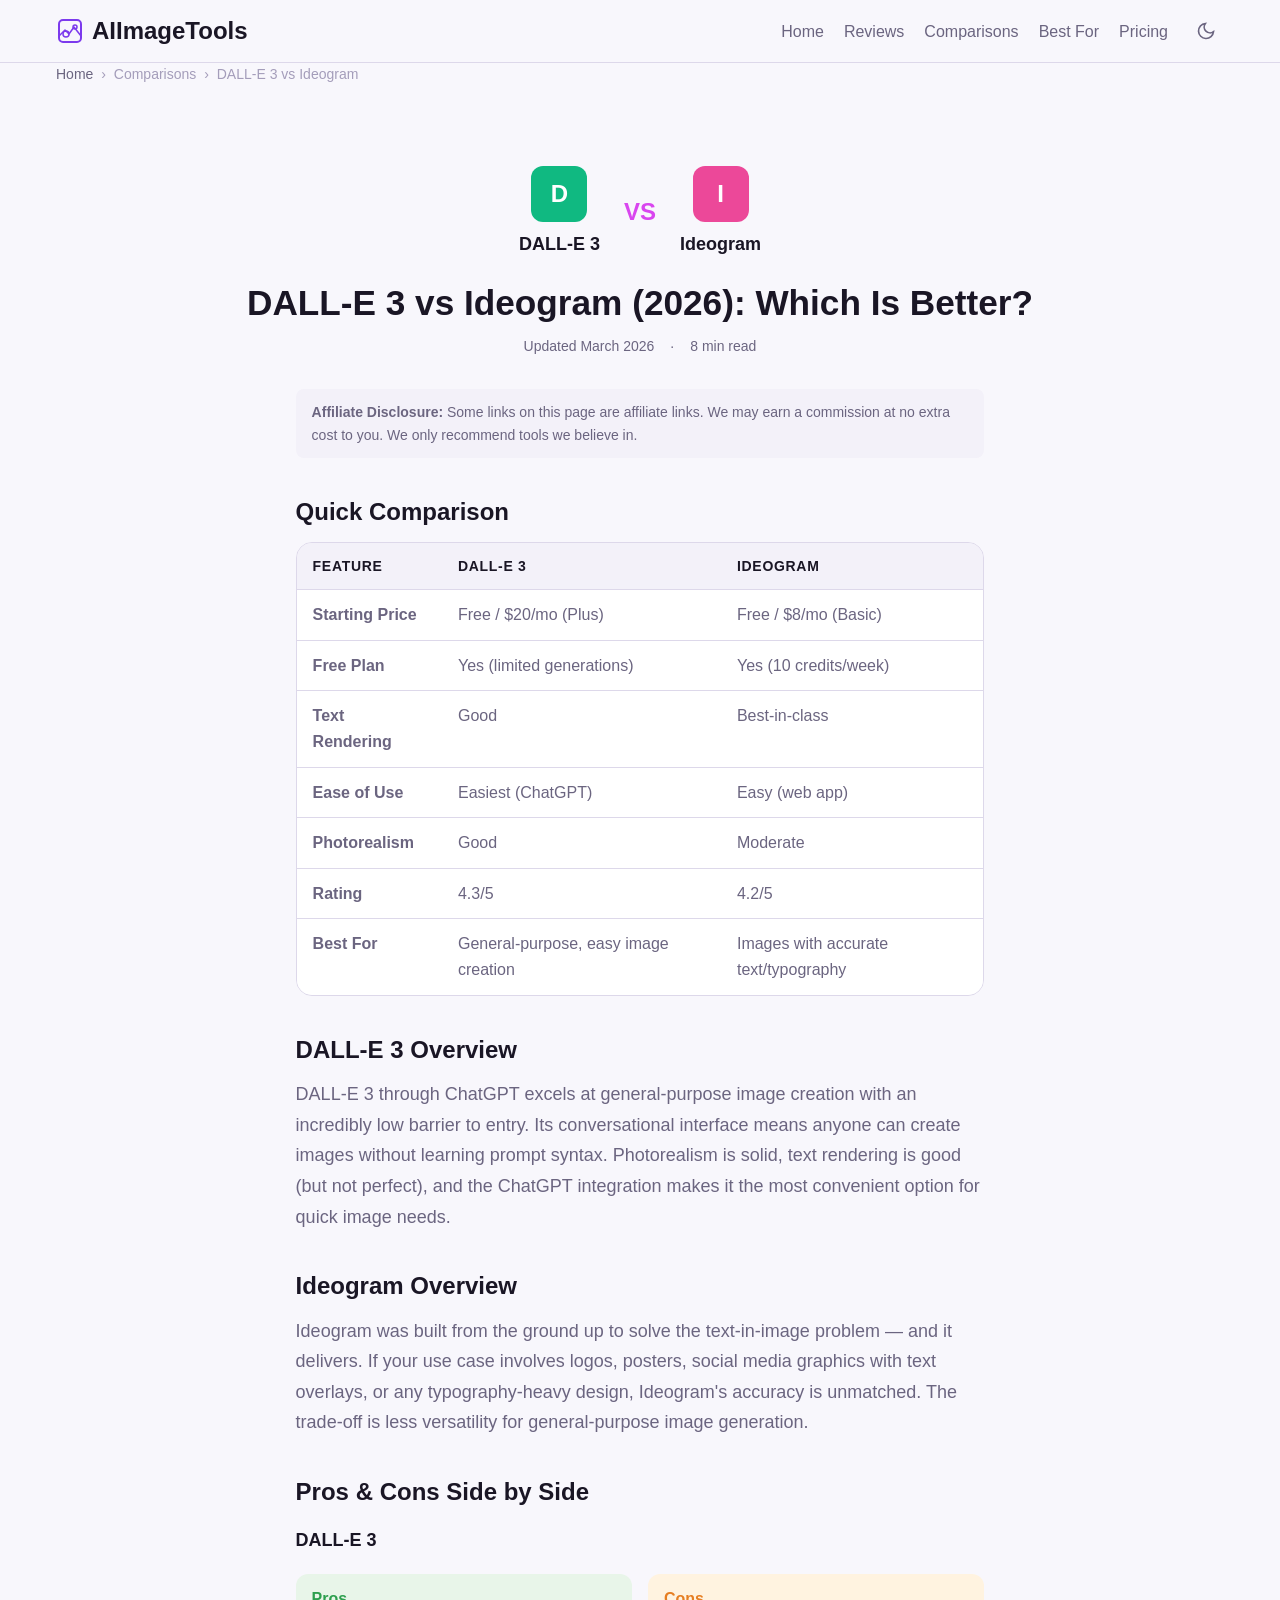
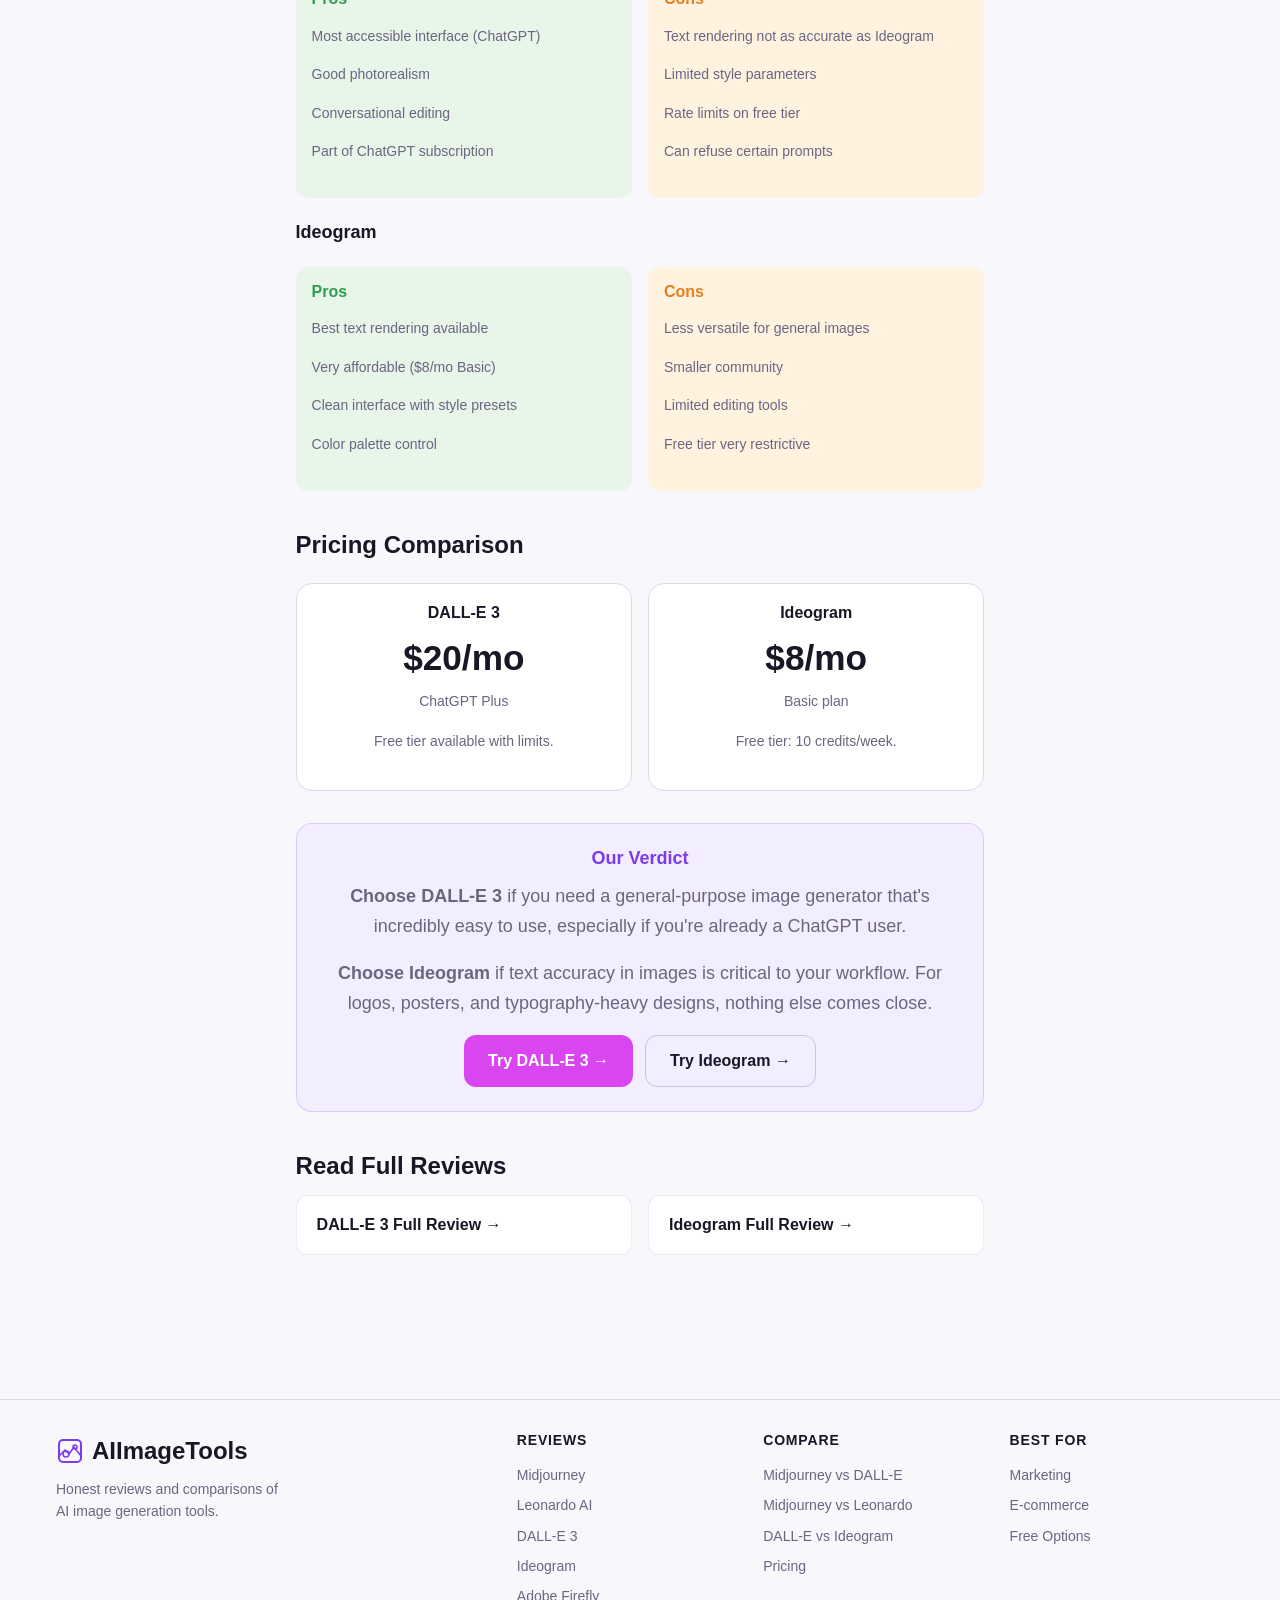
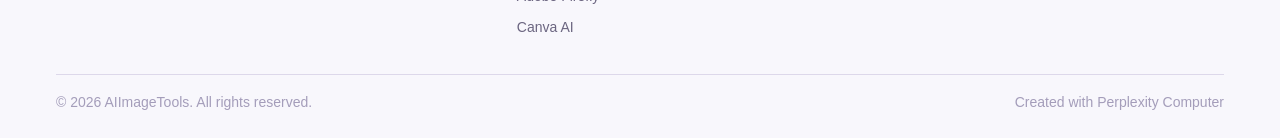
<file: pages/dall-e-vs-ideogram.html>
<!DOCTYPE html>
<html lang="en">
<head>
<!--
   ______                            __
  / ____/___  ____ ___  ____  __  __/ /____  _____
 / /   / __ \/ __ `__ \/ __ \/ / / / __/ _ \/ ___/
/ /___/ /_/ / / / / / / /_/ / /_/ / /_/  __/ /
\____/\____/_/ /_/ /_/ .___/\__,_/\__/\___/_/
                    /_/
        Created with Perplexity Computer
        https://www.perplexity.ai/computer
-->
<meta name="generator" content="Perplexity Computer">
<meta name="author" content="Perplexity Computer">
<meta property="og:see_also" content="https://www.perplexity.ai/computer">
<link rel="author" href="https://www.perplexity.ai/computer">
<meta charset="UTF-8">
<meta name="viewport" content="width=device-width, initial-scale=1.0">
<title>DALL-E 3 vs Ideogram (2026) — Compared</title>
<meta name="description" content="DALL-E 3 vs Ideogram compared for 2026: we tested both on text rendering, prompt accuracy, pricing, and creative output. See which AI image tool wins.">
<meta property="og:title" content="DALL-E 3 vs Ideogram (2026) — Compared">
<meta property="og:description" content="DALL-E 3 vs Ideogram compared for 2026: we tested both on text rendering, prompt accuracy, pricing, and creative output. See which AI image tool wins.">
<meta property="og:type" content="website">
<link href="https://api.fontshare.com/v2/css?f[]=cabinet-grotesk@400,500,700,800&f[]=satoshi@300,400,500,700&display=swap" rel="stylesheet">
<link rel="stylesheet" href="../base.css">
<link rel="stylesheet" href="../style.css">

<link rel="canonical" href="https://aiarttools.net/pages/dall-e-vs-ideogram.html">
<meta property="og:url" content="https://aiarttools.net/pages/dall-e-vs-ideogram.html">
<meta property="og:image" content="https://aiarttools.net/og-image.png">
</head>
<body>
<header class="site-header">
  <div class="container header-inner">
    <a href="../index.html" class="logo">
      <svg class="logo-icon" viewBox="0 0 28 28" fill="none" xmlns="http://www.w3.org/2000/svg">
        <rect x="3" y="3" width="22" height="22" rx="4" stroke="currentColor" stroke-width="2"/>
        <circle cx="10" cy="17" r="3" stroke="currentColor" stroke-width="1.5"/>
        <circle cx="19" cy="10" r="2" stroke="currentColor" stroke-width="1.5"/>
        <path d="M3 19l6-6 4 4 5-7 7 9" stroke="currentColor" stroke-width="1.5" stroke-linecap="round" stroke-linejoin="round"/>
      </svg>
      AIImageTools
    </a>
    <button class="nav-toggle" aria-label="Toggle navigation" aria-expanded="false">
      <svg width="24" height="24" viewBox="0 0 24 24" fill="none" stroke="currentColor" stroke-width="2"><path d="M3 12h18M3 6h18M3 18h18"/></svg>
    </button>
    <nav>
      <ul class="nav-links" role="list">
        <li><a href="../index.html">Home</a></li>
        <li><a href="../pages/midjourney-review.html">Reviews</a></li>
        <li><a href="../pages/midjourney-vs-dall-e.html">Comparisons</a></li>
        <li><a href="../pages/best-ai-image-generator-for-marketing.html">Best For</a></li>
        <li><a href="../pricing.html">Pricing</a></li>
        <li><button data-theme-toggle aria-label="Toggle theme" class="theme-toggle"></button></li>
      </ul>
    </nav>
  </div>
</header>
<main>

<div class="container">
  <div class="breadcrumbs">
    <a href="../index.html">Home</a> <span>›</span> Comparisons <span>›</span> DALL-E 3 vs Ideogram
  </div>
</div>

<section class="article-header container">
  <div class="vs-header">
    <div class="vs-tool">
      <div class="tool-initial" style="background:#10B981">D</div>
      <strong>DALL-E 3</strong>
    </div>
    <div class="vs-badge">VS</div>
    <div class="vs-tool">
      <div class="tool-initial" style="background:#EC4899">I</div>
      <strong>Ideogram</strong>
    </div>
  </div>
  <h1>DALL-E 3 vs Ideogram (2026): Which Is Better?</h1>
  <div class="article-meta">
    <span>Updated March 2026</span>
    <span>·</span>
    <span>8 min read</span>
  </div>
</section>

<article class="article-body container--narrow container">

  <div class="disclosure">
    <strong>Affiliate Disclosure:</strong> Some links on this page are affiliate links. We may earn a commission at no extra cost to you. We only recommend tools we believe in.
  </div>

  <h2>Quick Comparison</h2>
  <div class="comparison-table-wrap">
    <table class="comparison-table">
      <thead>
        <tr><th>Feature</th><th>DALL-E 3</th><th>Ideogram</th></tr>
      </thead>
      <tbody>
        <tr><td><strong>Starting Price</strong></td><td>Free / $20/mo (Plus)</td><td>Free / $8/mo (Basic)</td></tr>
        <tr><td><strong>Free Plan</strong></td><td>Yes (limited generations)</td><td>Yes (10 credits/week)</td></tr>
        <tr><td><strong>Text Rendering</strong></td><td>Good</td><td>Best-in-class</td></tr>
        <tr><td><strong>Ease of Use</strong></td><td>Easiest (ChatGPT)</td><td>Easy (web app)</td></tr>
        <tr><td><strong>Photorealism</strong></td><td>Good</td><td>Moderate</td></tr>
        <tr><td><strong>Rating</strong></td><td>4.3/5</td><td>4.2/5</td></tr>
        <tr><td><strong>Best For</strong></td><td>General-purpose, easy image creation</td><td>Images with accurate text/typography</td></tr>
      </tbody>
    </table>
  </div>

  <h2>DALL-E 3 Overview</h2>
  <p>DALL-E 3 through ChatGPT excels at general-purpose image creation with an incredibly low barrier to entry. Its conversational interface means anyone can create images without learning prompt syntax. Photorealism is solid, text rendering is good (but not perfect), and the ChatGPT integration makes it the most convenient option for quick image needs.</p>

  <h2>Ideogram Overview</h2>
  <p>Ideogram was built from the ground up to solve the text-in-image problem — and it delivers. If your use case involves logos, posters, social media graphics with text overlays, or any typography-heavy design, Ideogram's accuracy is unmatched. The trade-off is less versatility for general-purpose image generation.</p>

  <h2>Pros &amp; Cons Side by Side</h2>

  <h3>DALL-E 3</h3>
  <div class="pros-cons fade-up">
    <div class="pros"><h4>Pros</h4><ul><li>Most accessible interface (ChatGPT)</li>
<li>Good photorealism</li>
<li>Conversational editing</li>
<li>Part of ChatGPT subscription</li></ul></div>
    <div class="cons"><h4>Cons</h4><ul><li>Text rendering not as accurate as Ideogram</li>
<li>Limited style parameters</li>
<li>Rate limits on free tier</li>
<li>Can refuse certain prompts</li></ul></div>
  </div>

  <h3>Ideogram</h3>
  <div class="pros-cons fade-up">
    <div class="pros"><h4>Pros</h4><ul><li>Best text rendering available</li>
<li>Very affordable ($8/mo Basic)</li>
<li>Clean interface with style presets</li>
<li>Color palette control</li></ul></div>
    <div class="cons"><h4>Cons</h4><ul><li>Less versatile for general images</li>
<li>Smaller community</li>
<li>Limited editing tools</li>
<li>Free tier very restrictive</li></ul></div>
  </div>

  <h2>Pricing Comparison</h2>
  <div class="pricing-grid fade-up">
    <div class="pricing-card">
      <h4>DALL-E 3</h4>
      <div class="price">$20/mo</div>
      <p class="price-period">ChatGPT Plus</p>
      <p style="font-size:var(--text-xs);color:var(--color-text-muted);">Free tier available with limits.</p>
    </div>
    <div class="pricing-card">
      <h4>Ideogram</h4>
      <div class="price">$8/mo</div>
      <p class="price-period">Basic plan</p>
      <p style="font-size:var(--text-xs);color:var(--color-text-muted);">Free tier: 10 credits/week.</p>
    </div>
  </div>

  <div class="verdict-box fade-up">
    <h3>Our Verdict</h3>
    <p><strong>Choose DALL-E 3</strong> if you need a general-purpose image generator that's incredibly easy to use, especially if you're already a ChatGPT user.</p><p><strong>Choose Ideogram</strong> if text accuracy in images is critical to your workflow. For logos, posters, and typography-heavy designs, nothing else comes close.</p>
    <div style="display:flex;gap:var(--space-3);justify-content:center;flex-wrap:wrap;margin-top:var(--space-4);">
      <a href="https://chat.openai.com" target="_blank" rel="noopener noreferrer" class="btn btn-accent" data-affiliate="dalle">Try DALL-E 3 →</a>
      <a href="https://ideogram.ai/?utm_source=aiarttools&utm_medium=affiliate" target="_blank" rel="noopener noreferrer sponsored" class="btn btn-outline" data-affiliate="ideogram">Try Ideogram →</a>
    </div>
  </div>

  <h2>Read Full Reviews</h2>
  <div class="comparisons-grid" style="margin-bottom:var(--space-8);">
    <a href="dall-e-review.html" class="comparison-link-card">DALL-E 3 Full Review →</a>
    <a href="ideogram-review.html" class="comparison-link-card">Ideogram Full Review →</a>
  </div>

</article>
</main>
<footer class="site-footer">
  <div class="container">
    <div class="footer-grid">
      <div class="footer-brand">
        <a href="../index.html" class="logo" style="margin-bottom:var(--space-2);">
          <svg class="logo-icon" viewBox="0 0 28 28" fill="none" xmlns="http://www.w3.org/2000/svg">
        <rect x="3" y="3" width="22" height="22" rx="4" stroke="currentColor" stroke-width="2"/>
        <circle cx="10" cy="17" r="3" stroke="currentColor" stroke-width="1.5"/>
        <circle cx="19" cy="10" r="2" stroke="currentColor" stroke-width="1.5"/>
        <path d="M3 19l6-6 4 4 5-7 7 9" stroke="currentColor" stroke-width="1.5" stroke-linecap="round" stroke-linejoin="round"/>
      </svg>
          AIImageTools
        </a>
        <p>Honest reviews and comparisons of AI image generation tools.</p>
      </div>
      <div class="footer-col">
        <h4>Reviews</h4>
        <ul role="list">
          <li><a href="midjourney-review.html">Midjourney</a></li>
          <li><a href="leonardo-ai-review.html">Leonardo AI</a></li>
          <li><a href="dall-e-review.html">DALL-E 3</a></li>
          <li><a href="ideogram-review.html">Ideogram</a></li>
          <li><a href="adobe-firefly-review.html">Adobe Firefly</a></li>
          <li><a href="canva-ai-review.html">Canva AI</a></li>
        </ul>
      </div>
      <div class="footer-col">
        <h4>Compare</h4>
        <ul role="list">
          <li><a href="midjourney-vs-dall-e.html">Midjourney vs DALL-E</a></li>
          <li><a href="midjourney-vs-leonardo.html">Midjourney vs Leonardo</a></li>
          <li><a href="dall-e-vs-ideogram.html">DALL-E vs Ideogram</a></li>
          <li><a href="../pricing.html">Pricing</a></li>
        </ul>
      </div>
      <div class="footer-col">
        <h4>Best For</h4>
        <ul role="list">
          <li><a href="best-ai-image-generator-for-marketing.html">Marketing</a></li>
          <li><a href="best-ai-image-generator-for-ecommerce.html">E-commerce</a></li>
          <li><a href="best-free-ai-image-generator.html">Free Options</a></li>
        </ul>
      </div>
    </div>
    <div class="footer-bottom">
      <span>&copy; 2026 AIImageTools. All rights reserved.</span>
      <a href="https://www.perplexity.ai/computer" target="_blank" rel="noopener noreferrer">Created with Perplexity Computer</a>
    </div>
  </div>
</footer>
<script src="../app.js"></script>
</body>
</html>
</file>
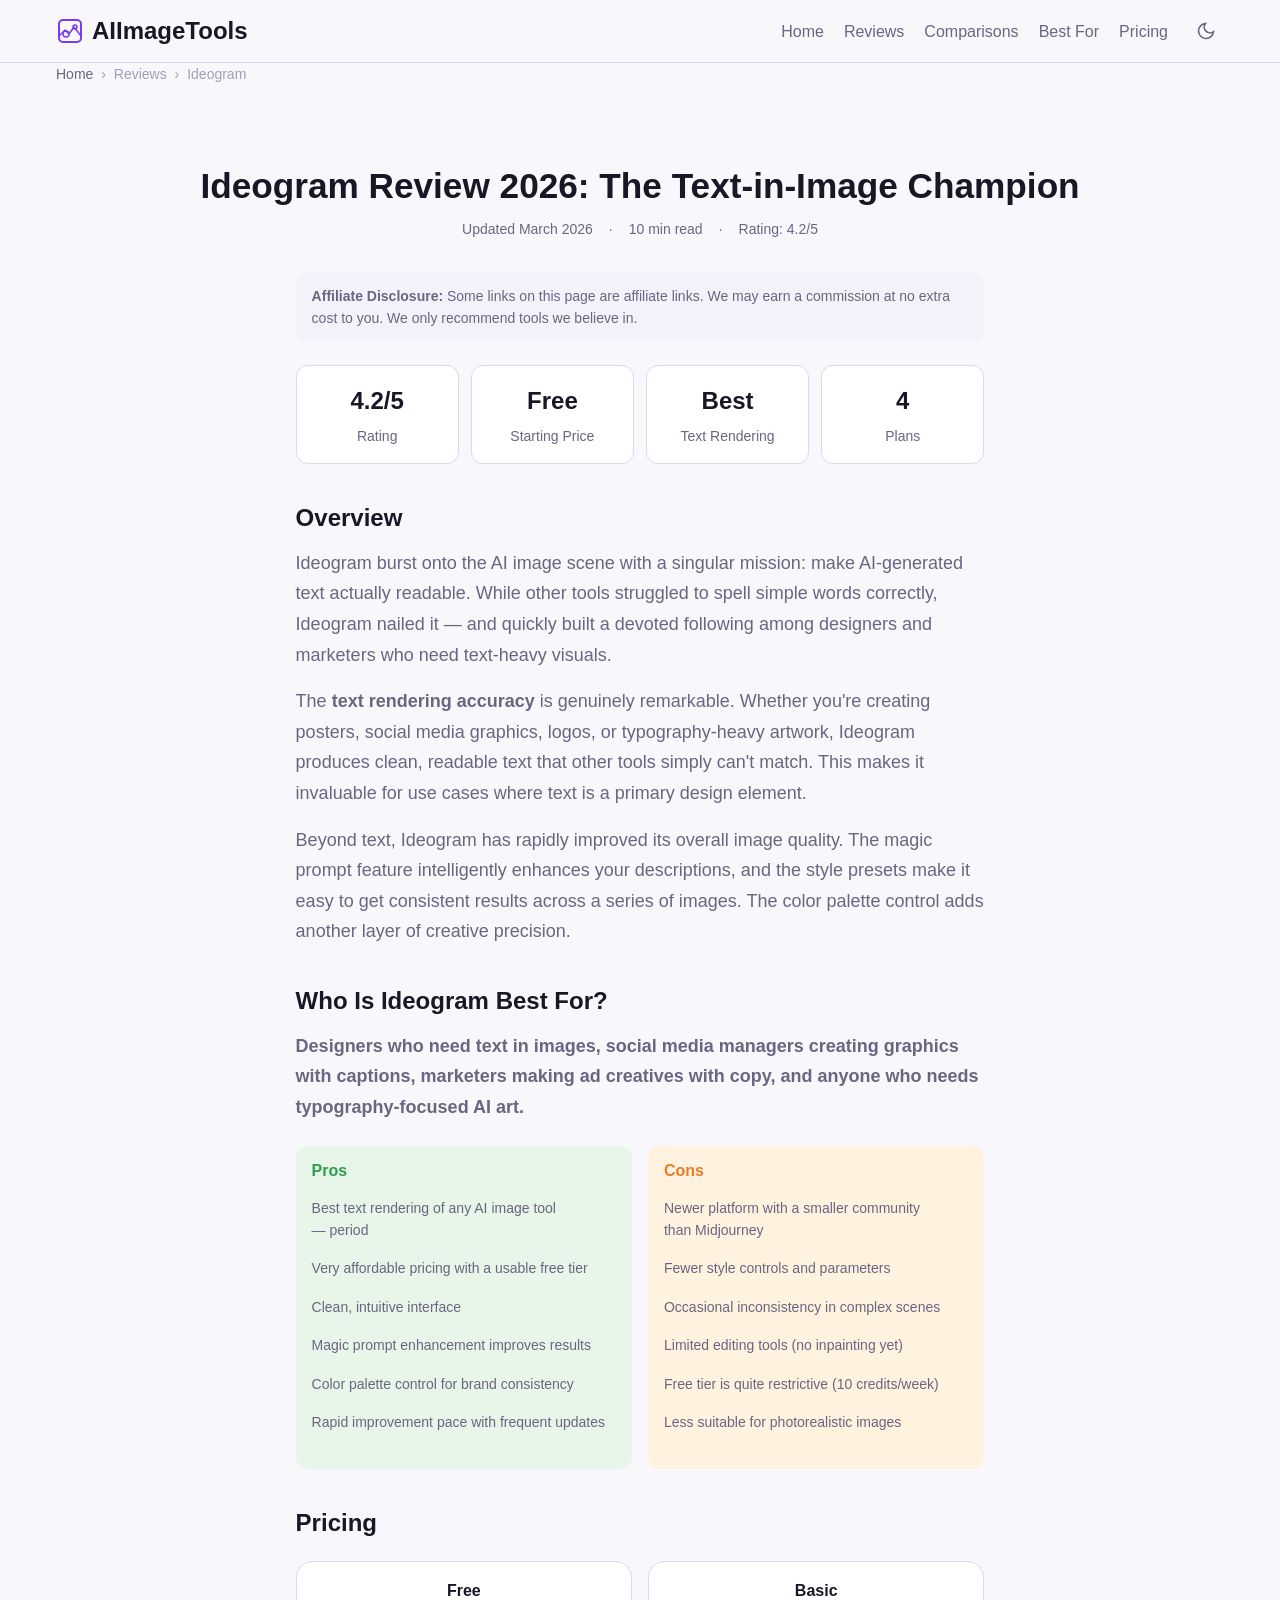
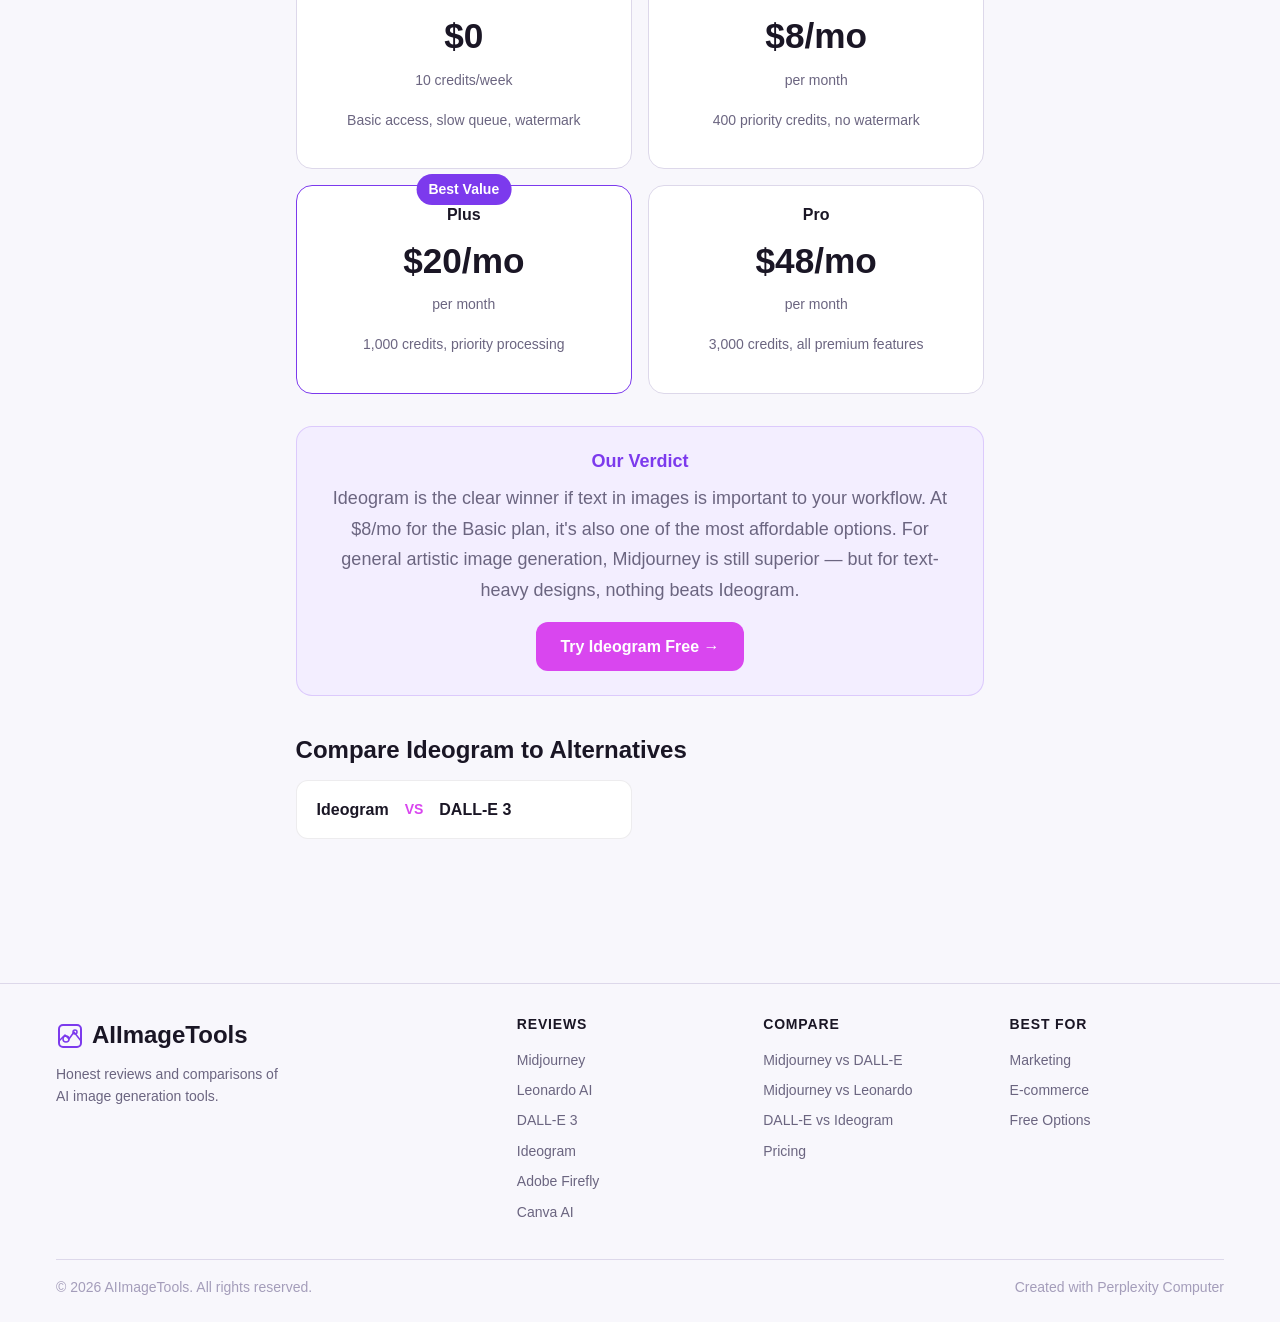
<file: pages/ideogram-review.html>
<!DOCTYPE html>
<html lang="en">
<head>
<!--
   ______                            __
  / ____/___  ____ ___  ____  __  __/ /____  _____
 / /   / __ \/ __ `__ \/ __ \/ / / / __/ _ \/ ___/
/ /___/ /_/ / / / / / / /_/ / /_/ / /_/  __/ /
\____/\____/_/ /_/ /_/ .___/\__,_/\__/\___/_/
                    /_/
        Created with Perplexity Computer
        https://www.perplexity.ai/computer
-->
<meta name="generator" content="Perplexity Computer">
<meta name="author" content="Perplexity Computer">
<meta property="og:see_also" content="https://www.perplexity.ai/computer">
<link rel="author" href="https://www.perplexity.ai/computer">
<meta charset="UTF-8">
<meta name="viewport" content="width=device-width, initial-scale=1.0">
<title>Ideogram Review 2026 — Features, Pricing &amp; Verdict</title>
<meta name="description" content="Ideogram review for 2026: we tested its text rendering, style presets, and prompt adherence. See our honest take on pricing, output quality, and best uses.">
<meta property="og:title" content="Ideogram Review 2026 — Features, Pricing &amp; Verdict">
<meta property="og:description" content="Ideogram review for 2026: we tested its text rendering, style presets, and prompt adherence. See our honest take on pricing, output quality, and best uses.">
<meta property="og:type" content="website">
<link href="https://api.fontshare.com/v2/css?f[]=cabinet-grotesk@400,500,700,800&f[]=satoshi@300,400,500,700&display=swap" rel="stylesheet">
<link rel="stylesheet" href="../base.css">
<link rel="stylesheet" href="../style.css">
<script type="application/ld+json">
{
  "@context": "https://schema.org",
  "@type": "Review",
  "name": "Ideogram Review",
  "itemReviewed": {
    "@type": "SoftwareApplication",
    "name": "Ideogram",
    "applicationCategory": "AI Image Generator"
  },
  "reviewRating": {
    "@type": "Rating",
    "ratingValue": "4.2",
    "bestRating": "5"
  },
  "author": {
    "@type": "Organization",
    "name": "AIImageTools"
  },
  "creator": {
    "@type": "SoftwareApplication",
    "name": "Perplexity Computer",
    "url": "https://www.perplexity.ai/computer"
  }
}
</script>
<link rel="canonical" href="https://aiarttools.net/pages/ideogram-review.html">
<meta property="og:url" content="https://aiarttools.net/pages/ideogram-review.html">
<meta property="og:image" content="https://aiarttools.net/og-image.png">
</head>
<body>
<header class="site-header">
  <div class="container header-inner">
    <a href="../index.html" class="logo">
      <svg class="logo-icon" viewBox="0 0 28 28" fill="none" xmlns="http://www.w3.org/2000/svg">
        <rect x="3" y="3" width="22" height="22" rx="4" stroke="currentColor" stroke-width="2"/>
        <circle cx="10" cy="17" r="3" stroke="currentColor" stroke-width="1.5"/>
        <circle cx="19" cy="10" r="2" stroke="currentColor" stroke-width="1.5"/>
        <path d="M3 19l6-6 4 4 5-7 7 9" stroke="currentColor" stroke-width="1.5" stroke-linecap="round" stroke-linejoin="round"/>
      </svg>
      AIImageTools
    </a>
    <button class="nav-toggle" aria-label="Toggle navigation" aria-expanded="false">
      <svg width="24" height="24" viewBox="0 0 24 24" fill="none" stroke="currentColor" stroke-width="2"><path d="M3 12h18M3 6h18M3 18h18"/></svg>
    </button>
    <nav>
      <ul class="nav-links" role="list">
        <li><a href="../index.html">Home</a></li>
        <li><a href="../pages/midjourney-review.html">Reviews</a></li>
        <li><a href="../pages/midjourney-vs-dall-e.html">Comparisons</a></li>
        <li><a href="../pages/best-ai-image-generator-for-marketing.html">Best For</a></li>
        <li><a href="../pricing.html">Pricing</a></li>
        <li><button data-theme-toggle aria-label="Toggle theme" class="theme-toggle"></button></li>
      </ul>
    </nav>
  </div>
</header>
<main>

<div class="container">
  <div class="breadcrumbs">
    <a href="../index.html">Home</a> <span>›</span> Reviews <span>›</span> Ideogram
  </div>
</div>

<section class="article-header container">
  <h1>Ideogram Review 2026: The Text-in-Image Champion</h1>
  <div class="article-meta">
    <span>Updated March 2026</span>
    <span>·</span>
    <span>10 min read</span>
    <span>·</span>
    <span>Rating: 4.2/5</span>
  </div>
</section>

<article class="article-body container--narrow container">

  <div class="disclosure">
    <strong>Affiliate Disclosure:</strong> Some links on this page are affiliate links. We may earn a commission at no extra cost to you. We only recommend tools we believe in.
  </div>

  <div class="quick-stats fade-up">
    <div class="stat-card">
      <div class="stat-value">4.2/5</div>
      <div class="stat-label">Rating</div>
    </div>
    <div class="stat-card">
      <div class="stat-value">Free</div>
      <div class="stat-label">Starting Price</div>
    </div>
    <div class="stat-card">
      <div class="stat-value">Best</div>
      <div class="stat-label">Text Rendering</div>
    </div>
    <div class="stat-card">
      <div class="stat-value">4</div>
      <div class="stat-label">Plans</div>
    </div>
  </div>

  <h2>Overview</h2>
  <p>Ideogram burst onto the AI image scene with a singular mission: make AI-generated text actually readable. While other tools struggled to spell simple words correctly, Ideogram nailed it — and quickly built a devoted following among designers and marketers who need text-heavy visuals.</p>
<p>The <strong>text rendering accuracy</strong> is genuinely remarkable. Whether you're creating posters, social media graphics, logos, or typography-heavy artwork, Ideogram produces clean, readable text that other tools simply can't match. This makes it invaluable for use cases where text is a primary design element.</p>
<p>Beyond text, Ideogram has rapidly improved its overall image quality. The magic prompt feature intelligently enhances your descriptions, and the style presets make it easy to get consistent results across a series of images. The color palette control adds another layer of creative precision.</p>

  <h2>Who Is Ideogram Best For?</h2>
  <p><strong>Designers who need text in images, social media managers creating graphics with captions, marketers making ad creatives with copy, and anyone who needs typography-focused AI art.</strong></p>

  <div class="pros-cons fade-up">
    <div class="pros">
      <h4>Pros</h4>
      <ul>
        <li>Best text rendering of any AI image tool — period</li>
        <li>Very affordable pricing with a usable free tier</li>
        <li>Clean, intuitive interface</li>
        <li>Magic prompt enhancement improves results</li>
        <li>Color palette control for brand consistency</li>
        <li>Rapid improvement pace with frequent updates</li>
      </ul>
    </div>
    <div class="cons">
      <h4>Cons</h4>
      <ul>
        <li>Newer platform with a smaller community than Midjourney</li>
        <li>Fewer style controls and parameters</li>
        <li>Occasional inconsistency in complex scenes</li>
        <li>Limited editing tools (no inpainting yet)</li>
        <li>Free tier is quite restrictive (10 credits/week)</li>
        <li>Less suitable for photorealistic images</li>
      </ul>
    </div>
  </div>

  <h2>Pricing</h2>
  <div class="pricing-grid fade-up">
    <div class="pricing-card">
      <h4>Free</h4>
      <div class="price">$0</div>
      <p class="price-period">10 credits/week</p>
      <p style="font-size:var(--text-xs);color:var(--color-text-muted);">Basic access, slow queue, watermark</p>
    </div>
    <div class="pricing-card">
      <h4>Basic</h4>
      <div class="price">$8/mo</div>
      <p class="price-period">per month</p>
      <p style="font-size:var(--text-xs);color:var(--color-text-muted);">400 priority credits, no watermark</p>
    </div>
    <div class="pricing-card recommended">
      <h4>Plus</h4>
      <div class="price">$20/mo</div>
      <p class="price-period">per month</p>
      <p style="font-size:var(--text-xs);color:var(--color-text-muted);">1,000 credits, priority processing</p>
    </div>
    <div class="pricing-card">
      <h4>Pro</h4>
      <div class="price">$48/mo</div>
      <p class="price-period">per month</p>
      <p style="font-size:var(--text-xs);color:var(--color-text-muted);">3,000 credits, all premium features</p>
    </div>
  </div>

  <div class="verdict-box fade-up">
    <h3>Our Verdict</h3>
    <p>Ideogram is the clear winner if text in images is important to your workflow. At $8/mo for the Basic plan, it's also one of the most affordable options. For general artistic image generation, Midjourney is still superior — but for text-heavy designs, nothing beats Ideogram.</p>
    <a href="https://ideogram.ai/?utm_source=aiarttools&utm_medium=affiliate" target="_blank" rel="noopener noreferrer sponsored" class="btn btn-accent" data-affiliate="ideogram">Try Ideogram Free →</a>
  </div>

  <h2>Compare Ideogram to Alternatives</h2>
  <div class="comparisons-grid" style="margin-bottom:var(--space-8);">
    <a href="dall-e-vs-ideogram.html" class="comparison-link-card">Ideogram <span class="vs">VS</span> DALL-E 3</a>
  </div>
</article>
</main>
<footer class="site-footer">
  <div class="container">
    <div class="footer-grid">
      <div class="footer-brand">
        <a href="../index.html" class="logo" style="margin-bottom:var(--space-2);">
          <svg class="logo-icon" viewBox="0 0 28 28" fill="none" xmlns="http://www.w3.org/2000/svg">
        <rect x="3" y="3" width="22" height="22" rx="4" stroke="currentColor" stroke-width="2"/>
        <circle cx="10" cy="17" r="3" stroke="currentColor" stroke-width="1.5"/>
        <circle cx="19" cy="10" r="2" stroke="currentColor" stroke-width="1.5"/>
        <path d="M3 19l6-6 4 4 5-7 7 9" stroke="currentColor" stroke-width="1.5" stroke-linecap="round" stroke-linejoin="round"/>
      </svg>
          AIImageTools
        </a>
        <p>Honest reviews and comparisons of AI image generation tools.</p>
      </div>
      <div class="footer-col">
        <h4>Reviews</h4>
        <ul role="list">
          <li><a href="midjourney-review.html">Midjourney</a></li>
          <li><a href="leonardo-ai-review.html">Leonardo AI</a></li>
          <li><a href="dall-e-review.html">DALL-E 3</a></li>
          <li><a href="ideogram-review.html">Ideogram</a></li>
          <li><a href="adobe-firefly-review.html">Adobe Firefly</a></li>
          <li><a href="canva-ai-review.html">Canva AI</a></li>
        </ul>
      </div>
      <div class="footer-col">
        <h4>Compare</h4>
        <ul role="list">
          <li><a href="midjourney-vs-dall-e.html">Midjourney vs DALL-E</a></li>
          <li><a href="midjourney-vs-leonardo.html">Midjourney vs Leonardo</a></li>
          <li><a href="dall-e-vs-ideogram.html">DALL-E vs Ideogram</a></li>
          <li><a href="../pricing.html">Pricing</a></li>
        </ul>
      </div>
      <div class="footer-col">
        <h4>Best For</h4>
        <ul role="list">
          <li><a href="best-ai-image-generator-for-marketing.html">Marketing</a></li>
          <li><a href="best-ai-image-generator-for-ecommerce.html">E-commerce</a></li>
          <li><a href="best-free-ai-image-generator.html">Free Options</a></li>
        </ul>
      </div>
    </div>
    <div class="footer-bottom">
      <span>&copy; 2026 AIImageTools. All rights reserved.</span>
      <a href="https://www.perplexity.ai/computer" target="_blank" rel="noopener noreferrer">Created with Perplexity Computer</a>
    </div>
  </div>
</footer>
<script src="../app.js"></script>
</body>
</html>
</file>
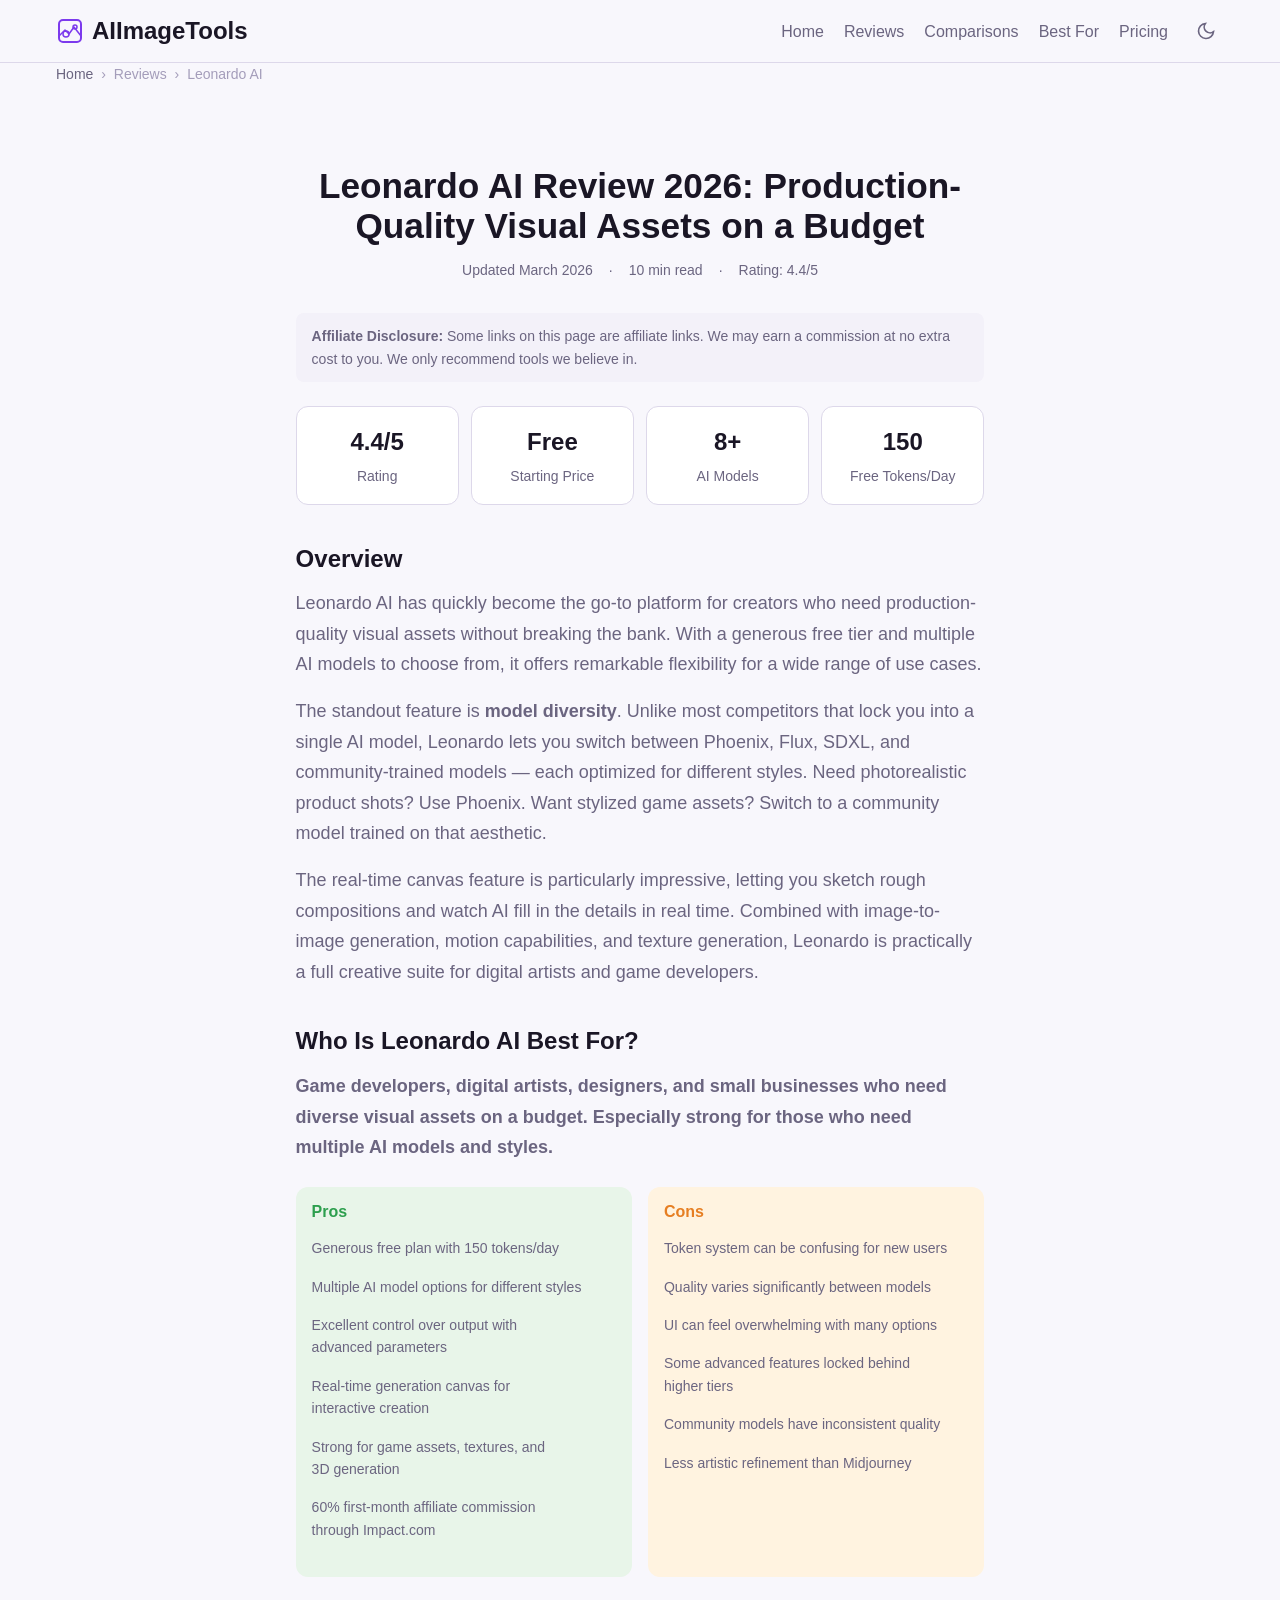
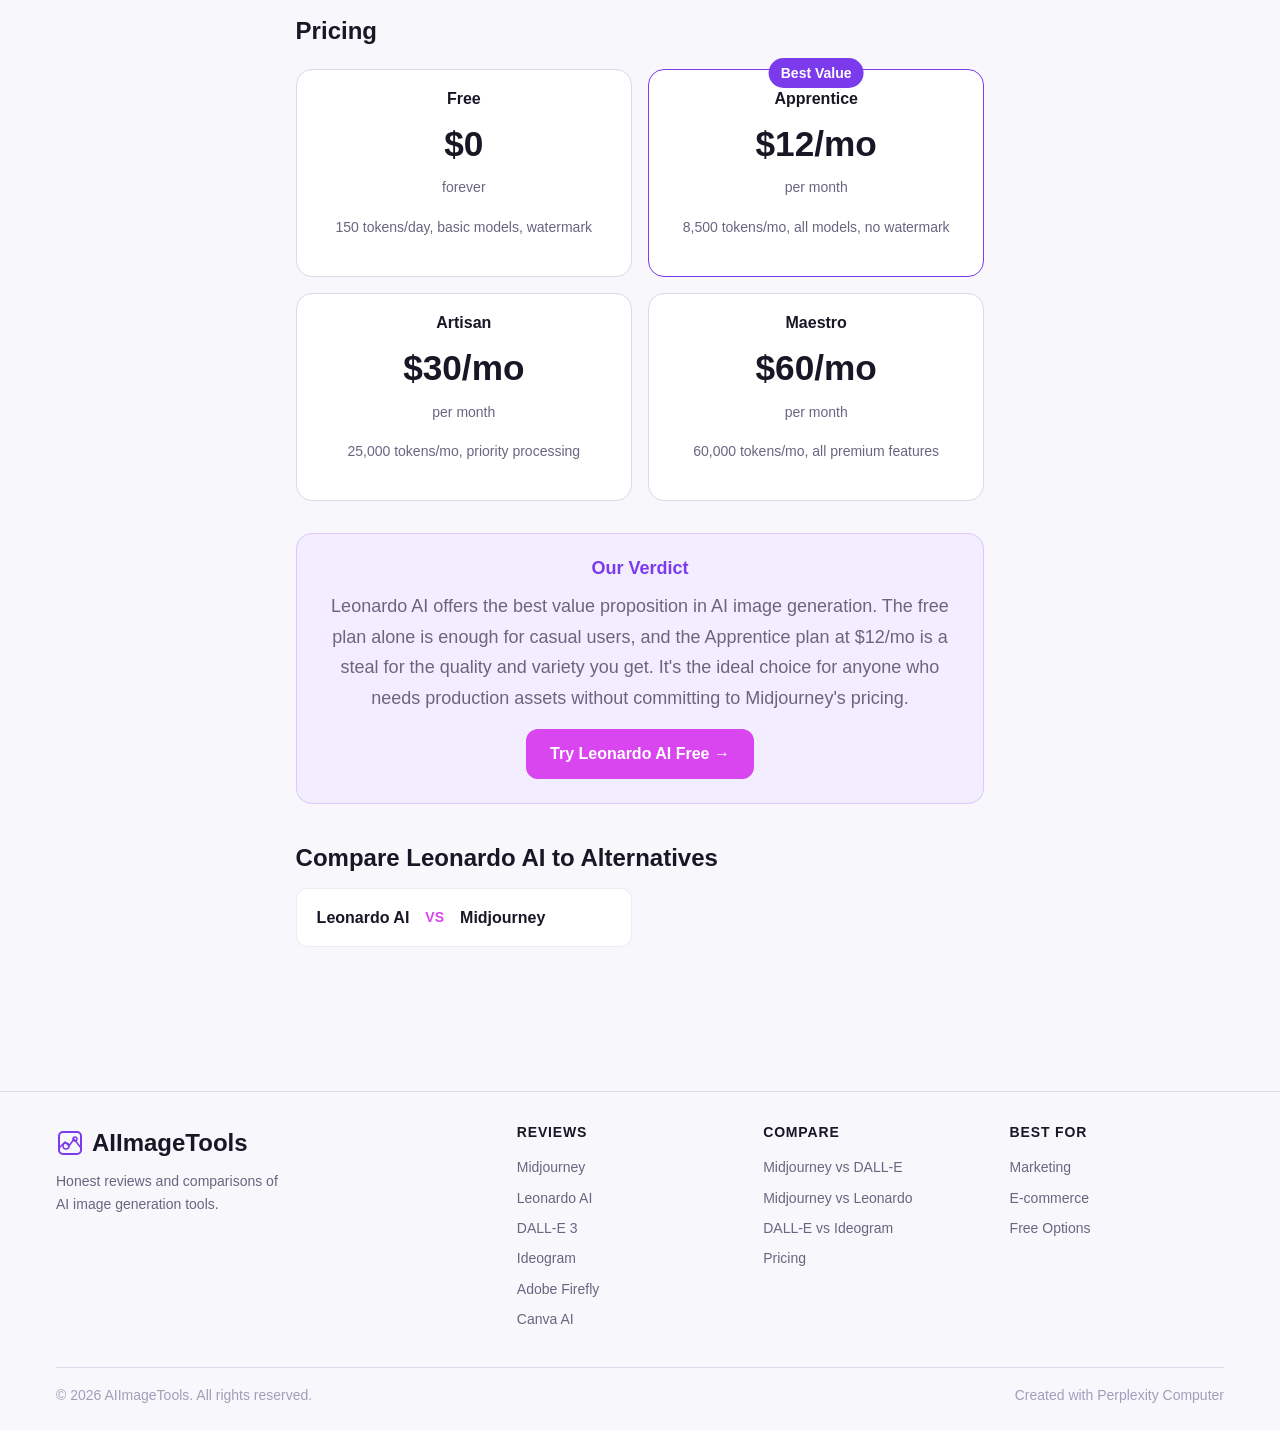
<file: pages/leonardo-ai-review.html>
<!DOCTYPE html>
<html lang="en">
<head>
<!--
   ______                            __
  / ____/___  ____ ___  ____  __  __/ /____  _____
 / /   / __ \/ __ `__ \/ __ \/ / / / __/ _ \/ ___/
/ /___/ /_/ / / / / / / /_/ / /_/ / /_/  __/ /
\____/\____/_/ /_/ /_/ .___/\__,_/\__/\___/_/
                    /_/
        Created with Perplexity Computer
        https://www.perplexity.ai/computer
-->
<meta name="generator" content="Perplexity Computer">
<meta name="author" content="Perplexity Computer">
<meta property="og:see_also" content="https://www.perplexity.ai/computer">
<link rel="author" href="https://www.perplexity.ai/computer">
<meta charset="UTF-8">
<meta name="viewport" content="width=device-width, initial-scale=1.0">
<title>Leonardo AI Review 2026 — Features, Pricing &amp; Verdict</title>
<meta name="description" content="Leonardo AI review for 2026: we tested its realtime canvas, model training, and image generation. Full pricing analysis, output comparisons, and final verdict.">
<meta property="og:title" content="Leonardo AI Review 2026 — Features, Pricing &amp; Verdict">
<meta property="og:description" content="Leonardo AI review for 2026: we tested its realtime canvas, model training, and image generation. Full pricing analysis, output comparisons, and final verdict.">
<meta property="og:type" content="website">
<link href="https://api.fontshare.com/v2/css?f[]=cabinet-grotesk@400,500,700,800&f[]=satoshi@300,400,500,700&display=swap" rel="stylesheet">
<link rel="stylesheet" href="../base.css">
<link rel="stylesheet" href="../style.css">
<script type="application/ld+json">
{
  "@context": "https://schema.org",
  "@type": "Review",
  "name": "Leonardo AI Review",
  "itemReviewed": {
    "@type": "SoftwareApplication",
    "name": "Leonardo AI",
    "applicationCategory": "AI Image Generator"
  },
  "reviewRating": {
    "@type": "Rating",
    "ratingValue": "4.4",
    "bestRating": "5"
  },
  "author": {
    "@type": "Organization",
    "name": "AIImageTools"
  },
  "creator": {
    "@type": "SoftwareApplication",
    "name": "Perplexity Computer",
    "url": "https://www.perplexity.ai/computer"
  }
}
</script>
<link rel="canonical" href="https://aiarttools.net/pages/leonardo-ai-review.html">
<meta property="og:url" content="https://aiarttools.net/pages/leonardo-ai-review.html">
<meta property="og:image" content="https://aiarttools.net/og-image.png">
</head>
<body>
<header class="site-header">
  <div class="container header-inner">
    <a href="../index.html" class="logo">
      <svg class="logo-icon" viewBox="0 0 28 28" fill="none" xmlns="http://www.w3.org/2000/svg">
        <rect x="3" y="3" width="22" height="22" rx="4" stroke="currentColor" stroke-width="2"/>
        <circle cx="10" cy="17" r="3" stroke="currentColor" stroke-width="1.5"/>
        <circle cx="19" cy="10" r="2" stroke="currentColor" stroke-width="1.5"/>
        <path d="M3 19l6-6 4 4 5-7 7 9" stroke="currentColor" stroke-width="1.5" stroke-linecap="round" stroke-linejoin="round"/>
      </svg>
      AIImageTools
    </a>
    <button class="nav-toggle" aria-label="Toggle navigation" aria-expanded="false">
      <svg width="24" height="24" viewBox="0 0 24 24" fill="none" stroke="currentColor" stroke-width="2"><path d="M3 12h18M3 6h18M3 18h18"/></svg>
    </button>
    <nav>
      <ul class="nav-links" role="list">
        <li><a href="../index.html">Home</a></li>
        <li><a href="../pages/midjourney-review.html">Reviews</a></li>
        <li><a href="../pages/midjourney-vs-dall-e.html">Comparisons</a></li>
        <li><a href="../pages/best-ai-image-generator-for-marketing.html">Best For</a></li>
        <li><a href="../pricing.html">Pricing</a></li>
        <li><button data-theme-toggle aria-label="Toggle theme" class="theme-toggle"></button></li>
      </ul>
    </nav>
  </div>
</header>
<main>

<div class="container">
  <div class="breadcrumbs">
    <a href="../index.html">Home</a> <span>›</span> Reviews <span>›</span> Leonardo AI
  </div>
</div>

<section class="article-header container">
  <h1>Leonardo AI Review 2026: Production-Quality Visual Assets on a Budget</h1>
  <div class="article-meta">
    <span>Updated March 2026</span>
    <span>·</span>
    <span>10 min read</span>
    <span>·</span>
    <span>Rating: 4.4/5</span>
  </div>
</section>

<article class="article-body container--narrow container">

  <div class="disclosure">
    <strong>Affiliate Disclosure:</strong> Some links on this page are affiliate links. We may earn a commission at no extra cost to you. We only recommend tools we believe in.
  </div>

  <div class="quick-stats fade-up">
    <div class="stat-card">
      <div class="stat-value">4.4/5</div>
      <div class="stat-label">Rating</div>
    </div>
    <div class="stat-card">
      <div class="stat-value">Free</div>
      <div class="stat-label">Starting Price</div>
    </div>
    <div class="stat-card">
      <div class="stat-value">8+</div>
      <div class="stat-label">AI Models</div>
    </div>
    <div class="stat-card">
      <div class="stat-value">150</div>
      <div class="stat-label">Free Tokens/Day</div>
    </div>
  </div>

  <h2>Overview</h2>
  <p>Leonardo AI has quickly become the go-to platform for creators who need production-quality visual assets without breaking the bank. With a generous free tier and multiple AI models to choose from, it offers remarkable flexibility for a wide range of use cases.</p>
<p>The standout feature is <strong>model diversity</strong>. Unlike most competitors that lock you into a single AI model, Leonardo lets you switch between Phoenix, Flux, SDXL, and community-trained models — each optimized for different styles. Need photorealistic product shots? Use Phoenix. Want stylized game assets? Switch to a community model trained on that aesthetic.</p>
<p>The real-time canvas feature is particularly impressive, letting you sketch rough compositions and watch AI fill in the details in real time. Combined with image-to-image generation, motion capabilities, and texture generation, Leonardo is practically a full creative suite for digital artists and game developers.</p>

  <h2>Who Is Leonardo AI Best For?</h2>
  <p><strong>Game developers, digital artists, designers, and small businesses who need diverse visual assets on a budget. Especially strong for those who need multiple AI models and styles.</strong></p>

  <div class="pros-cons fade-up">
    <div class="pros">
      <h4>Pros</h4>
      <ul>
        <li>Generous free plan with 150 tokens/day</li>
        <li>Multiple AI model options for different styles</li>
        <li>Excellent control over output with advanced parameters</li>
        <li>Real-time generation canvas for interactive creation</li>
        <li>Strong for game assets, textures, and 3D generation</li>
        <li>60% first-month affiliate commission through Impact.com</li>
      </ul>
    </div>
    <div class="cons">
      <h4>Cons</h4>
      <ul>
        <li>Token system can be confusing for new users</li>
        <li>Quality varies significantly between models</li>
        <li>UI can feel overwhelming with many options</li>
        <li>Some advanced features locked behind higher tiers</li>
        <li>Community models have inconsistent quality</li>
        <li>Less artistic refinement than Midjourney</li>
      </ul>
    </div>
  </div>

  <h2>Pricing</h2>
  <div class="pricing-grid fade-up">
    <div class="pricing-card">
      <h4>Free</h4>
      <div class="price">$0</div>
      <p class="price-period">forever</p>
      <p style="font-size:var(--text-xs);color:var(--color-text-muted);">150 tokens/day, basic models, watermark</p>
    </div>
    <div class="pricing-card recommended">
      <h4>Apprentice</h4>
      <div class="price">$12/mo</div>
      <p class="price-period">per month</p>
      <p style="font-size:var(--text-xs);color:var(--color-text-muted);">8,500 tokens/mo, all models, no watermark</p>
    </div>
    <div class="pricing-card">
      <h4>Artisan</h4>
      <div class="price">$30/mo</div>
      <p class="price-period">per month</p>
      <p style="font-size:var(--text-xs);color:var(--color-text-muted);">25,000 tokens/mo, priority processing</p>
    </div>
    <div class="pricing-card">
      <h4>Maestro</h4>
      <div class="price">$60/mo</div>
      <p class="price-period">per month</p>
      <p style="font-size:var(--text-xs);color:var(--color-text-muted);">60,000 tokens/mo, all premium features</p>
    </div>
  </div>

  <div class="verdict-box fade-up">
    <h3>Our Verdict</h3>
    <p>Leonardo AI offers the best value proposition in AI image generation. The free plan alone is enough for casual users, and the Apprentice plan at $12/mo is a steal for the quality and variety you get. It's the ideal choice for anyone who needs production assets without committing to Midjourney's pricing.</p>
    <a href="https://leonardo.ai" target="_blank" rel="noopener noreferrer" class="btn btn-accent" data-affiliate="leonardo">Try Leonardo AI Free →</a>
  </div>

  <h2>Compare Leonardo AI to Alternatives</h2>
  <div class="comparisons-grid" style="margin-bottom:var(--space-8);">
    <a href="midjourney-vs-leonardo.html" class="comparison-link-card">Leonardo AI <span class="vs">VS</span> Midjourney</a>
  </div>
</article>
</main>
<footer class="site-footer">
  <div class="container">
    <div class="footer-grid">
      <div class="footer-brand">
        <a href="../index.html" class="logo" style="margin-bottom:var(--space-2);">
          <svg class="logo-icon" viewBox="0 0 28 28" fill="none" xmlns="http://www.w3.org/2000/svg">
        <rect x="3" y="3" width="22" height="22" rx="4" stroke="currentColor" stroke-width="2"/>
        <circle cx="10" cy="17" r="3" stroke="currentColor" stroke-width="1.5"/>
        <circle cx="19" cy="10" r="2" stroke="currentColor" stroke-width="1.5"/>
        <path d="M3 19l6-6 4 4 5-7 7 9" stroke="currentColor" stroke-width="1.5" stroke-linecap="round" stroke-linejoin="round"/>
      </svg>
          AIImageTools
        </a>
        <p>Honest reviews and comparisons of AI image generation tools.</p>
      </div>
      <div class="footer-col">
        <h4>Reviews</h4>
        <ul role="list">
          <li><a href="midjourney-review.html">Midjourney</a></li>
          <li><a href="leonardo-ai-review.html">Leonardo AI</a></li>
          <li><a href="dall-e-review.html">DALL-E 3</a></li>
          <li><a href="ideogram-review.html">Ideogram</a></li>
          <li><a href="adobe-firefly-review.html">Adobe Firefly</a></li>
          <li><a href="canva-ai-review.html">Canva AI</a></li>
        </ul>
      </div>
      <div class="footer-col">
        <h4>Compare</h4>
        <ul role="list">
          <li><a href="midjourney-vs-dall-e.html">Midjourney vs DALL-E</a></li>
          <li><a href="midjourney-vs-leonardo.html">Midjourney vs Leonardo</a></li>
          <li><a href="dall-e-vs-ideogram.html">DALL-E vs Ideogram</a></li>
          <li><a href="../pricing.html">Pricing</a></li>
        </ul>
      </div>
      <div class="footer-col">
        <h4>Best For</h4>
        <ul role="list">
          <li><a href="best-ai-image-generator-for-marketing.html">Marketing</a></li>
          <li><a href="best-ai-image-generator-for-ecommerce.html">E-commerce</a></li>
          <li><a href="best-free-ai-image-generator.html">Free Options</a></li>
        </ul>
      </div>
    </div>
    <div class="footer-bottom">
      <span>&copy; 2026 AIImageTools. All rights reserved.</span>
      <a href="https://www.perplexity.ai/computer" target="_blank" rel="noopener noreferrer">Created with Perplexity Computer</a>
    </div>
  </div>
</footer>
<script src="../app.js"></script>
</body>
</html>
</file>
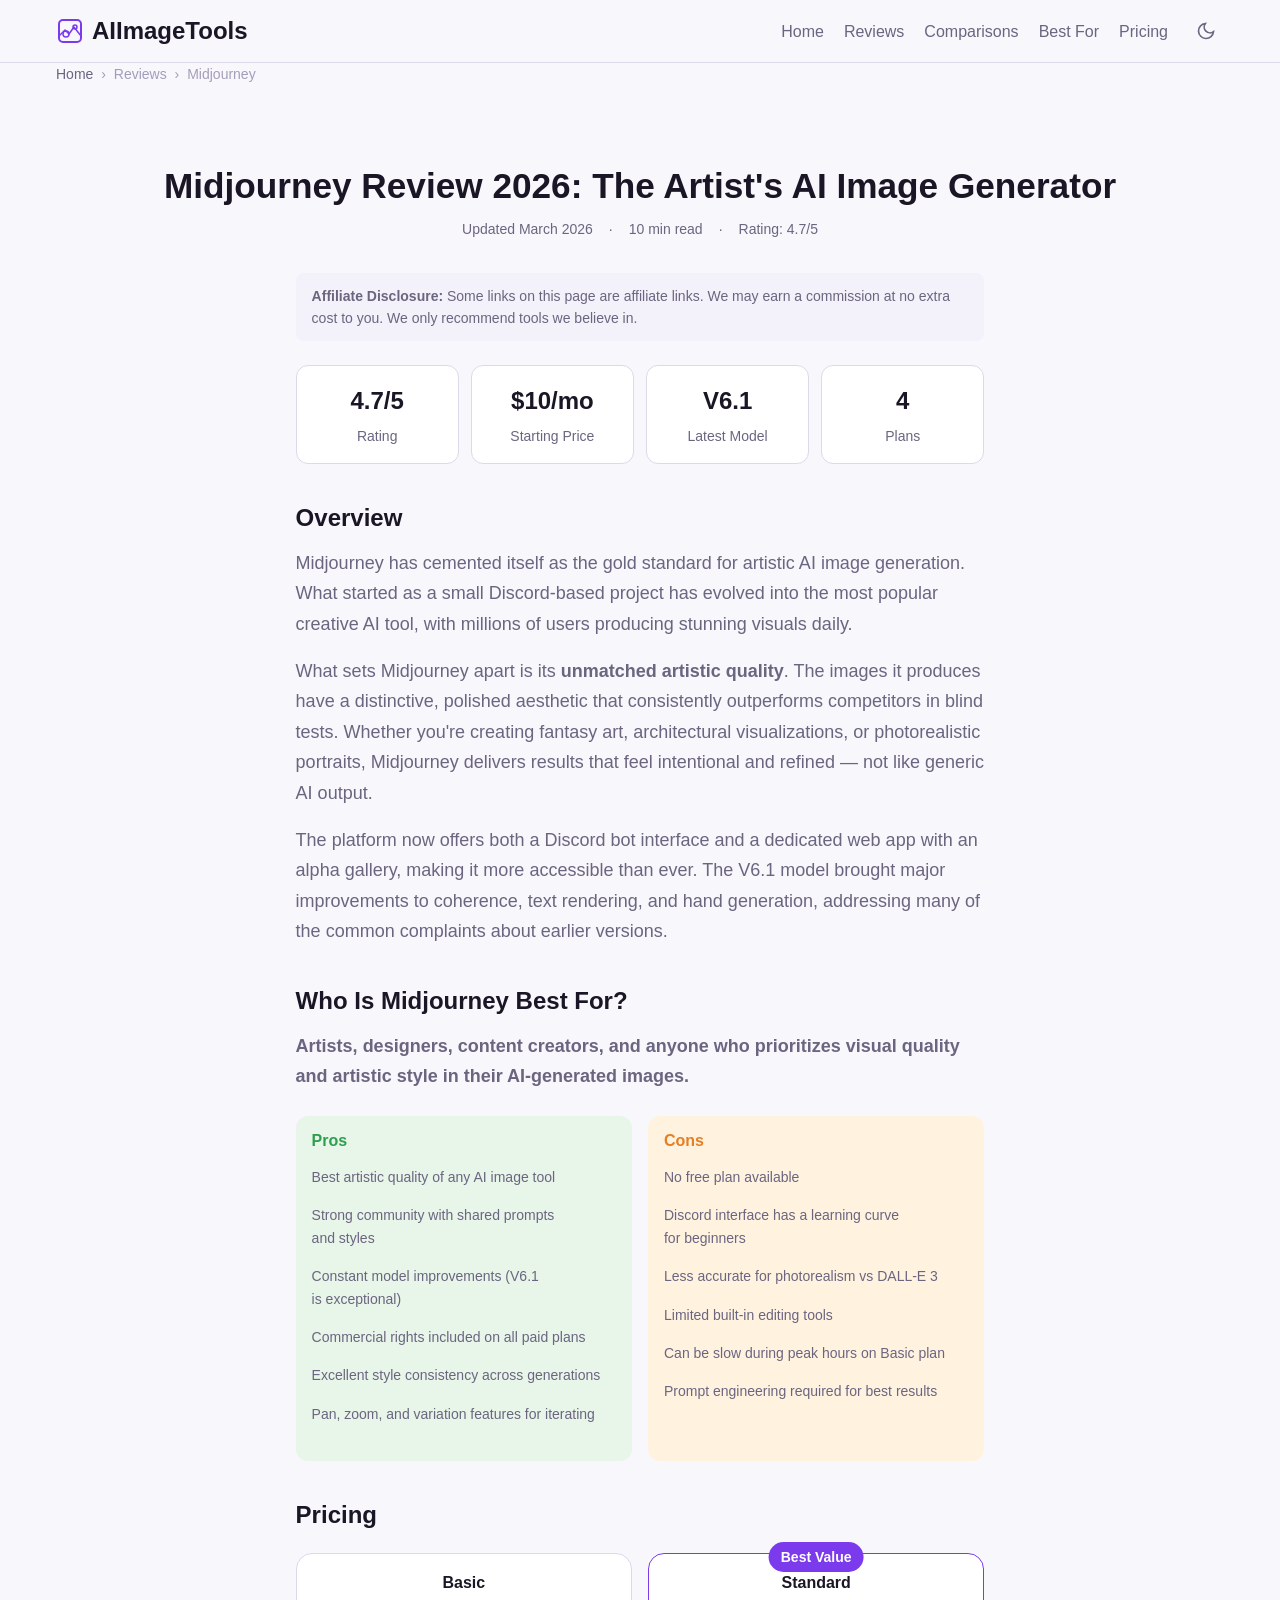
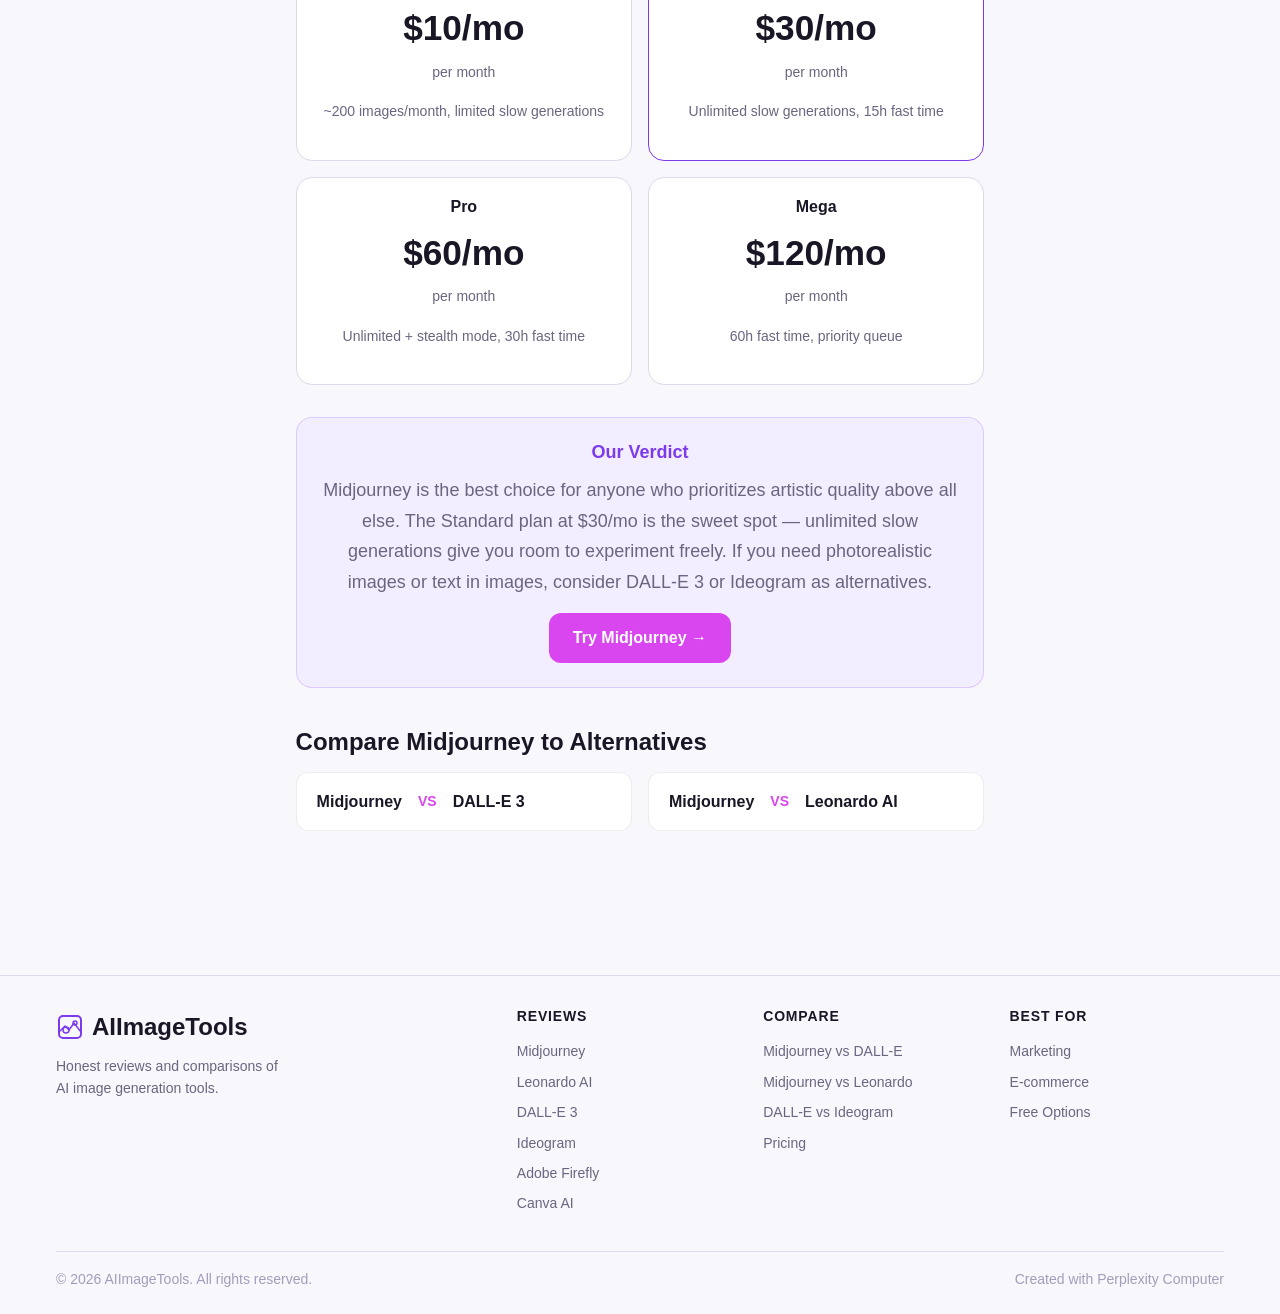
<file: pages/midjourney-review.html>
<!DOCTYPE html>
<html lang="en">
<head>
<!--
   ______                            __
  / ____/___  ____ ___  ____  __  __/ /____  _____
 / /   / __ \/ __ `__ \/ __ \/ / / / __/ _ \/ ___/
/ /___/ /_/ / / / / / / /_/ / /_/ / /_/  __/ /
\____/\____/_/ /_/ /_/ .___/\__,_/\__/\___/_/
                    /_/
        Created with Perplexity Computer
        https://www.perplexity.ai/computer
-->
<meta name="generator" content="Perplexity Computer">
<meta name="author" content="Perplexity Computer">
<meta property="og:see_also" content="https://www.perplexity.ai/computer">
<link rel="author" href="https://www.perplexity.ai/computer">
<meta charset="UTF-8">
<meta name="viewport" content="width=device-width, initial-scale=1.0">
<title>Midjourney Review 2026 — Features, Pricing &amp; Verdict</title>
<meta name="description" content="Midjourney review for 2026: we tested its v6 image generation, style controls, and prompt techniques. See our pricing breakdown, quality samples, and verdict.">
<meta property="og:title" content="Midjourney Review 2026 — Features, Pricing &amp; Verdict">
<meta property="og:description" content="Midjourney review for 2026: we tested its v6 image generation, style controls, and prompt techniques. See our pricing breakdown, quality samples, and verdict.">
<meta property="og:type" content="website">
<link href="https://api.fontshare.com/v2/css?f[]=cabinet-grotesk@400,500,700,800&f[]=satoshi@300,400,500,700&display=swap" rel="stylesheet">
<link rel="stylesheet" href="../base.css">
<link rel="stylesheet" href="../style.css">
<script type="application/ld+json">
{
  "@context": "https://schema.org",
  "@type": "Review",
  "name": "Midjourney Review",
  "itemReviewed": {
    "@type": "SoftwareApplication",
    "name": "Midjourney",
    "applicationCategory": "AI Image Generator"
  },
  "reviewRating": {
    "@type": "Rating",
    "ratingValue": "4.7",
    "bestRating": "5"
  },
  "author": {
    "@type": "Organization",
    "name": "AIImageTools"
  },
  "creator": {
    "@type": "SoftwareApplication",
    "name": "Perplexity Computer",
    "url": "https://www.perplexity.ai/computer"
  }
}
</script>
<link rel="canonical" href="https://aiarttools.net/pages/midjourney-review.html">
<meta property="og:url" content="https://aiarttools.net/pages/midjourney-review.html">
<meta property="og:image" content="https://aiarttools.net/og-image.png">
</head>
<body>
<header class="site-header">
  <div class="container header-inner">
    <a href="../index.html" class="logo">
      <svg class="logo-icon" viewBox="0 0 28 28" fill="none" xmlns="http://www.w3.org/2000/svg">
        <rect x="3" y="3" width="22" height="22" rx="4" stroke="currentColor" stroke-width="2"/>
        <circle cx="10" cy="17" r="3" stroke="currentColor" stroke-width="1.5"/>
        <circle cx="19" cy="10" r="2" stroke="currentColor" stroke-width="1.5"/>
        <path d="M3 19l6-6 4 4 5-7 7 9" stroke="currentColor" stroke-width="1.5" stroke-linecap="round" stroke-linejoin="round"/>
      </svg>
      AIImageTools
    </a>
    <button class="nav-toggle" aria-label="Toggle navigation" aria-expanded="false">
      <svg width="24" height="24" viewBox="0 0 24 24" fill="none" stroke="currentColor" stroke-width="2"><path d="M3 12h18M3 6h18M3 18h18"/></svg>
    </button>
    <nav>
      <ul class="nav-links" role="list">
        <li><a href="../index.html">Home</a></li>
        <li><a href="../pages/midjourney-review.html">Reviews</a></li>
        <li><a href="../pages/midjourney-vs-dall-e.html">Comparisons</a></li>
        <li><a href="../pages/best-ai-image-generator-for-marketing.html">Best For</a></li>
        <li><a href="../pricing.html">Pricing</a></li>
        <li><button data-theme-toggle aria-label="Toggle theme" class="theme-toggle"></button></li>
      </ul>
    </nav>
  </div>
</header>
<main>

<div class="container">
  <div class="breadcrumbs">
    <a href="../index.html">Home</a> <span>›</span> Reviews <span>›</span> Midjourney
  </div>
</div>

<section class="article-header container">
  <h1>Midjourney Review 2026: The Artist's AI Image Generator</h1>
  <div class="article-meta">
    <span>Updated March 2026</span>
    <span>·</span>
    <span>10 min read</span>
    <span>·</span>
    <span>Rating: 4.7/5</span>
  </div>
</section>

<article class="article-body container--narrow container">

  <div class="disclosure">
    <strong>Affiliate Disclosure:</strong> Some links on this page are affiliate links. We may earn a commission at no extra cost to you. We only recommend tools we believe in.
  </div>

  <div class="quick-stats fade-up">
    <div class="stat-card">
      <div class="stat-value">4.7/5</div>
      <div class="stat-label">Rating</div>
    </div>
    <div class="stat-card">
      <div class="stat-value">$10/mo</div>
      <div class="stat-label">Starting Price</div>
    </div>
    <div class="stat-card">
      <div class="stat-value">V6.1</div>
      <div class="stat-label">Latest Model</div>
    </div>
    <div class="stat-card">
      <div class="stat-value">4</div>
      <div class="stat-label">Plans</div>
    </div>
  </div>

  <h2>Overview</h2>
  <p>Midjourney has cemented itself as the gold standard for artistic AI image generation. What started as a small Discord-based project has evolved into the most popular creative AI tool, with millions of users producing stunning visuals daily.</p>
<p>What sets Midjourney apart is its <strong>unmatched artistic quality</strong>. The images it produces have a distinctive, polished aesthetic that consistently outperforms competitors in blind tests. Whether you're creating fantasy art, architectural visualizations, or photorealistic portraits, Midjourney delivers results that feel intentional and refined — not like generic AI output.</p>
<p>The platform now offers both a Discord bot interface and a dedicated web app with an alpha gallery, making it more accessible than ever. The V6.1 model brought major improvements to coherence, text rendering, and hand generation, addressing many of the common complaints about earlier versions.</p>

  <h2>Who Is Midjourney Best For?</h2>
  <p><strong>Artists, designers, content creators, and anyone who prioritizes visual quality and artistic style in their AI-generated images.</strong></p>

  <div class="pros-cons fade-up">
    <div class="pros">
      <h4>Pros</h4>
      <ul>
        <li>Best artistic quality of any AI image tool</li>
        <li>Strong community with shared prompts and styles</li>
        <li>Constant model improvements (V6.1 is exceptional)</li>
        <li>Commercial rights included on all paid plans</li>
        <li>Excellent style consistency across generations</li>
        <li>Pan, zoom, and variation features for iterating</li>
      </ul>
    </div>
    <div class="cons">
      <h4>Cons</h4>
      <ul>
        <li>No free plan available</li>
        <li>Discord interface has a learning curve for beginners</li>
        <li>Less accurate for photorealism vs DALL-E 3</li>
        <li>Limited built-in editing tools</li>
        <li>Can be slow during peak hours on Basic plan</li>
        <li>Prompt engineering required for best results</li>
      </ul>
    </div>
  </div>

  <h2>Pricing</h2>
  <div class="pricing-grid fade-up">
    <div class="pricing-card">
      <h4>Basic</h4>
      <div class="price">$10/mo</div>
      <p class="price-period">per month</p>
      <p style="font-size:var(--text-xs);color:var(--color-text-muted);">~200 images/month, limited slow generations</p>
    </div>
    <div class="pricing-card recommended">
      <h4>Standard</h4>
      <div class="price">$30/mo</div>
      <p class="price-period">per month</p>
      <p style="font-size:var(--text-xs);color:var(--color-text-muted);">Unlimited slow generations, 15h fast time</p>
    </div>
    <div class="pricing-card">
      <h4>Pro</h4>
      <div class="price">$60/mo</div>
      <p class="price-period">per month</p>
      <p style="font-size:var(--text-xs);color:var(--color-text-muted);">Unlimited + stealth mode, 30h fast time</p>
    </div>
    <div class="pricing-card">
      <h4>Mega</h4>
      <div class="price">$120/mo</div>
      <p class="price-period">per month</p>
      <p style="font-size:var(--text-xs);color:var(--color-text-muted);">60h fast time, priority queue</p>
    </div>
  </div>

  <div class="verdict-box fade-up">
    <h3>Our Verdict</h3>
    <p>Midjourney is the best choice for anyone who prioritizes artistic quality above all else. The Standard plan at $30/mo is the sweet spot — unlimited slow generations give you room to experiment freely. If you need photorealistic images or text in images, consider DALL-E 3 or Ideogram as alternatives.</p>
    <a href="https://midjourney.com" target="_blank" rel="noopener noreferrer" class="btn btn-accent" data-affiliate="midjourney">Try Midjourney →</a>
  </div>

  <h2>Compare Midjourney to Alternatives</h2>
  <div class="comparisons-grid" style="margin-bottom:var(--space-8);">
    <a href="midjourney-vs-dall-e.html" class="comparison-link-card">Midjourney <span class="vs">VS</span> DALL-E 3</a>
    <a href="midjourney-vs-leonardo.html" class="comparison-link-card">Midjourney <span class="vs">VS</span> Leonardo AI</a>
  </div>
</article>
</main>
<footer class="site-footer">
  <div class="container">
    <div class="footer-grid">
      <div class="footer-brand">
        <a href="../index.html" class="logo" style="margin-bottom:var(--space-2);">
          <svg class="logo-icon" viewBox="0 0 28 28" fill="none" xmlns="http://www.w3.org/2000/svg">
        <rect x="3" y="3" width="22" height="22" rx="4" stroke="currentColor" stroke-width="2"/>
        <circle cx="10" cy="17" r="3" stroke="currentColor" stroke-width="1.5"/>
        <circle cx="19" cy="10" r="2" stroke="currentColor" stroke-width="1.5"/>
        <path d="M3 19l6-6 4 4 5-7 7 9" stroke="currentColor" stroke-width="1.5" stroke-linecap="round" stroke-linejoin="round"/>
      </svg>
          AIImageTools
        </a>
        <p>Honest reviews and comparisons of AI image generation tools.</p>
      </div>
      <div class="footer-col">
        <h4>Reviews</h4>
        <ul role="list">
          <li><a href="midjourney-review.html">Midjourney</a></li>
          <li><a href="leonardo-ai-review.html">Leonardo AI</a></li>
          <li><a href="dall-e-review.html">DALL-E 3</a></li>
          <li><a href="ideogram-review.html">Ideogram</a></li>
          <li><a href="adobe-firefly-review.html">Adobe Firefly</a></li>
          <li><a href="canva-ai-review.html">Canva AI</a></li>
        </ul>
      </div>
      <div class="footer-col">
        <h4>Compare</h4>
        <ul role="list">
          <li><a href="midjourney-vs-dall-e.html">Midjourney vs DALL-E</a></li>
          <li><a href="midjourney-vs-leonardo.html">Midjourney vs Leonardo</a></li>
          <li><a href="dall-e-vs-ideogram.html">DALL-E vs Ideogram</a></li>
          <li><a href="../pricing.html">Pricing</a></li>
        </ul>
      </div>
      <div class="footer-col">
        <h4>Best For</h4>
        <ul role="list">
          <li><a href="best-ai-image-generator-for-marketing.html">Marketing</a></li>
          <li><a href="best-ai-image-generator-for-ecommerce.html">E-commerce</a></li>
          <li><a href="best-free-ai-image-generator.html">Free Options</a></li>
        </ul>
      </div>
    </div>
    <div class="footer-bottom">
      <span>&copy; 2026 AIImageTools. All rights reserved.</span>
      <a href="https://www.perplexity.ai/computer" target="_blank" rel="noopener noreferrer">Created with Perplexity Computer</a>
    </div>
  </div>
</footer>
<script src="../app.js"></script>
</body>
</html>
</file>
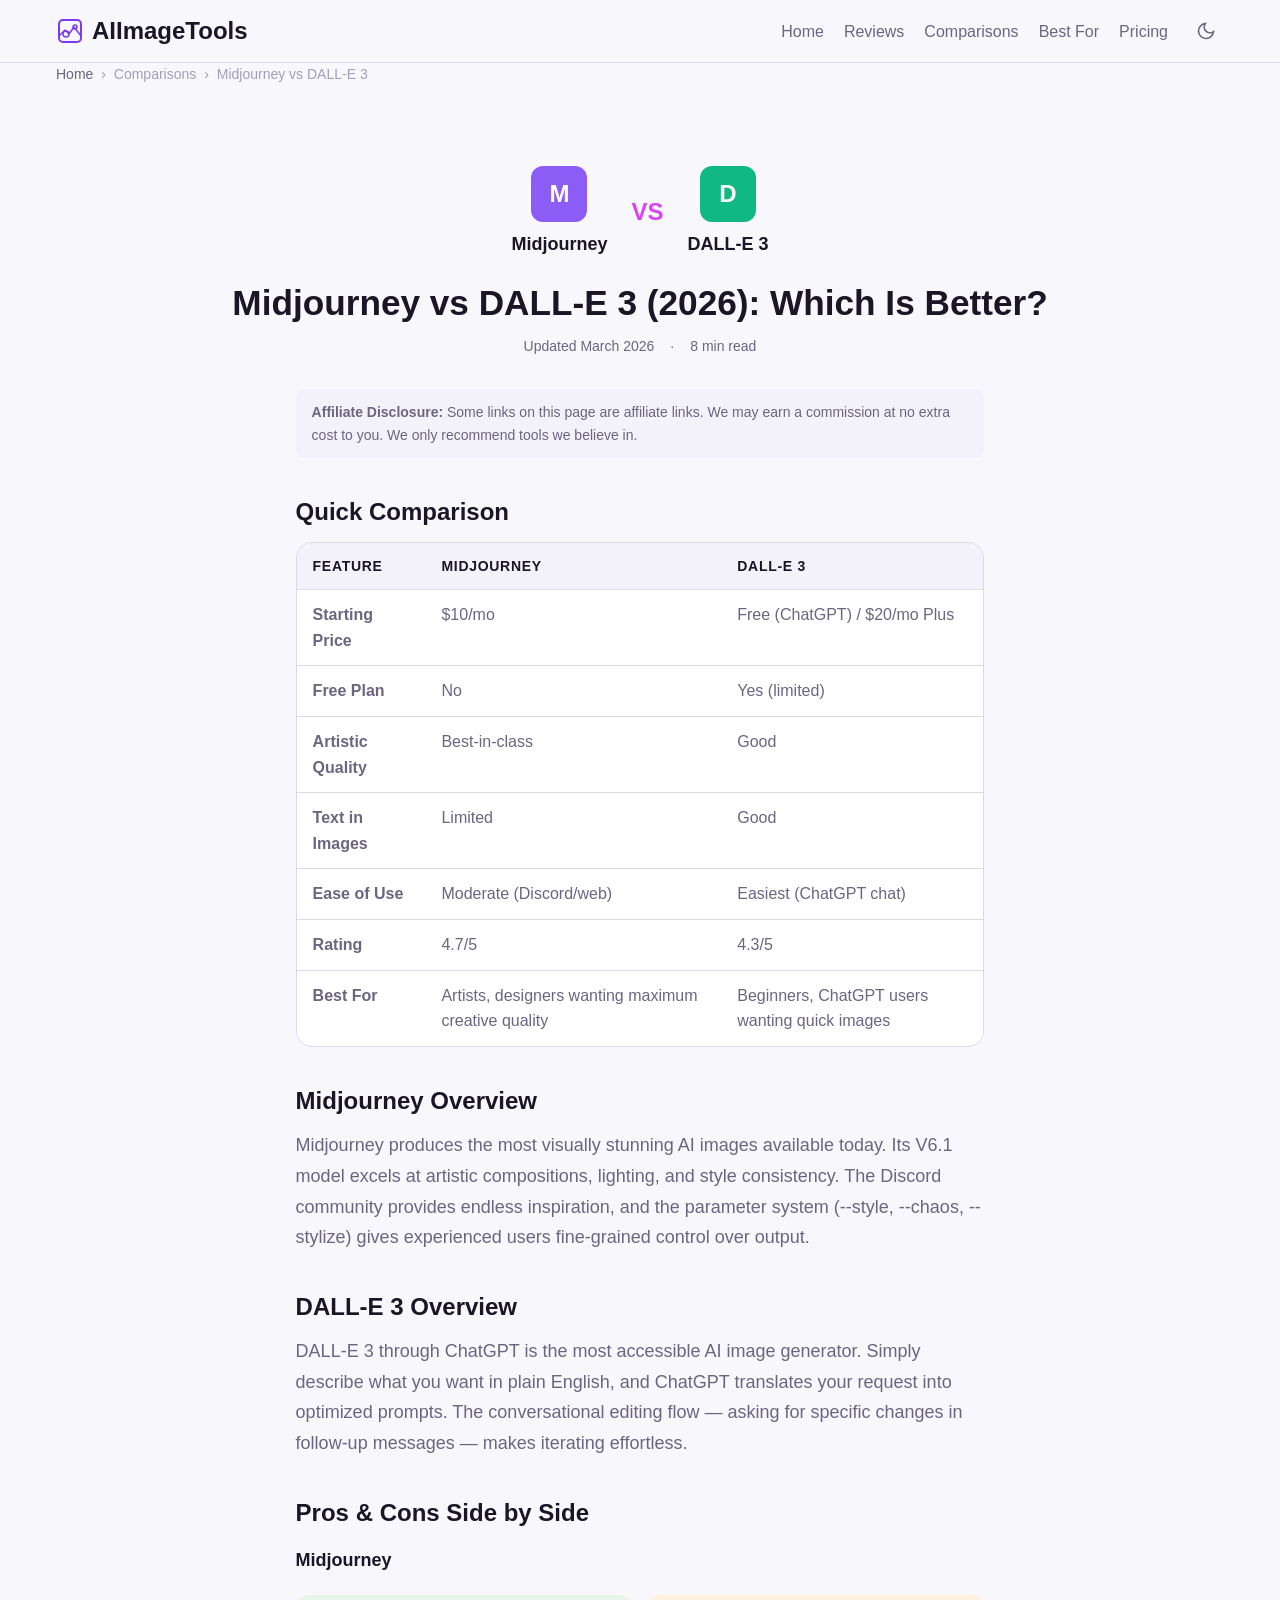
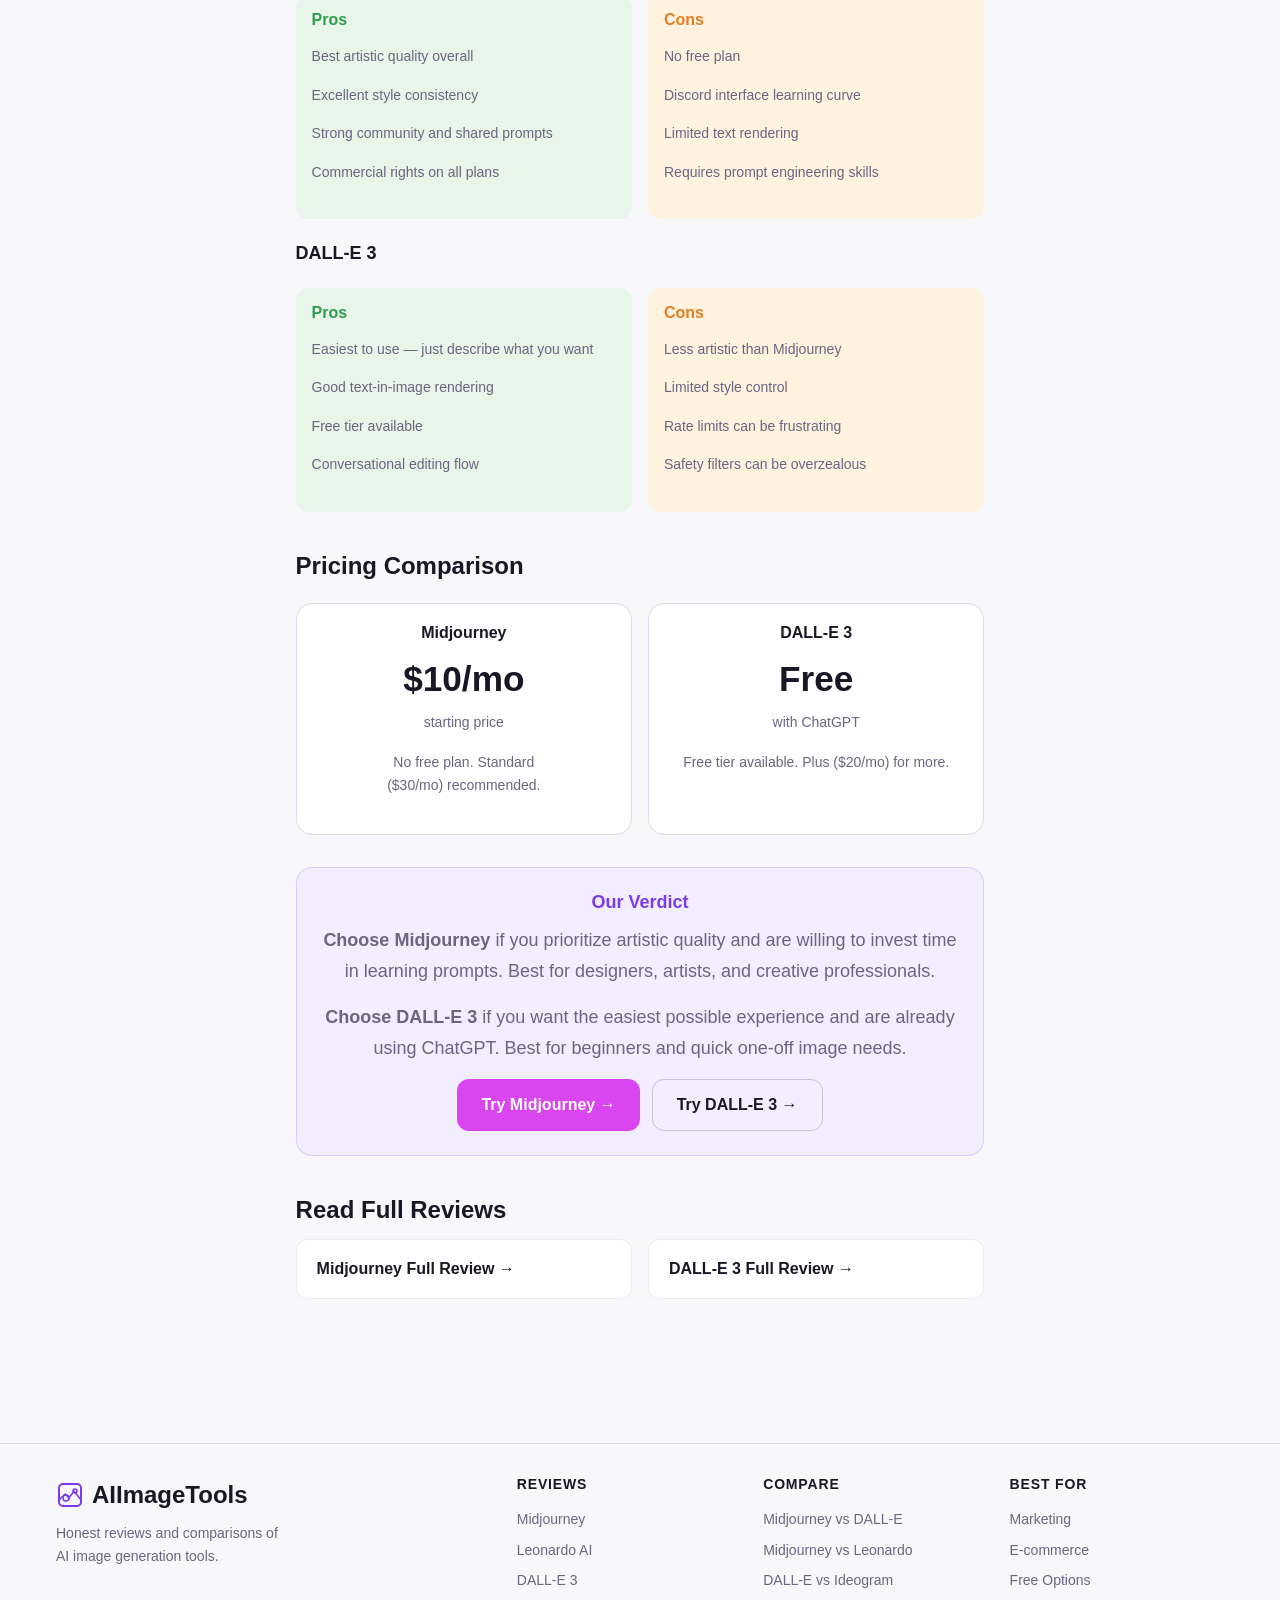
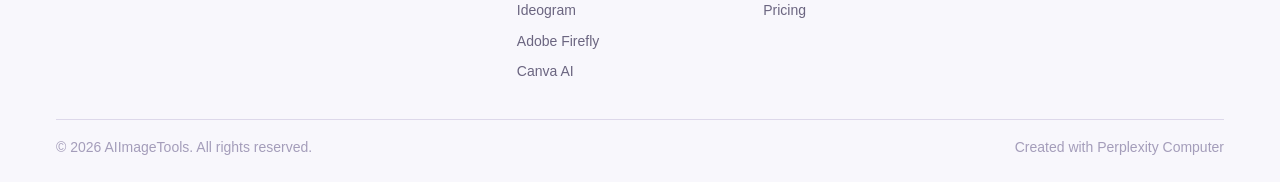
<file: pages/midjourney-vs-dall-e.html>
<!DOCTYPE html>
<html lang="en">
<head>
<!--
   ______                            __
  / ____/___  ____ ___  ____  __  __/ /____  _____
 / /   / __ \/ __ `__ \/ __ \/ / / / __/ _ \/ ___/
/ /___/ /_/ / / / / / / /_/ / /_/ / /_/  __/ /
\____/\____/_/ /_/ /_/ .___/\__,_/\__/\___/_/
                    /_/
        Created with Perplexity Computer
        https://www.perplexity.ai/computer
-->
<meta name="generator" content="Perplexity Computer">
<meta name="author" content="Perplexity Computer">
<meta property="og:see_also" content="https://www.perplexity.ai/computer">
<link rel="author" href="https://www.perplexity.ai/computer">
<meta charset="UTF-8">
<meta name="viewport" content="width=device-width, initial-scale=1.0">
<title>Midjourney vs DALL-E 3 (2026) — Compared</title>
<meta name="description" content="Midjourney vs DALL-E 3 compared for 2026: we tested both on the same prompts and compared image quality, pricing, ease of use, and creative flexibility.">
<meta property="og:title" content="Midjourney vs DALL-E 3 (2026) — Compared">
<meta property="og:description" content="Midjourney vs DALL-E 3 compared for 2026: we tested both on the same prompts and compared image quality, pricing, ease of use, and creative flexibility.">
<meta property="og:type" content="website">
<link href="https://api.fontshare.com/v2/css?f[]=cabinet-grotesk@400,500,700,800&f[]=satoshi@300,400,500,700&display=swap" rel="stylesheet">
<link rel="stylesheet" href="../base.css">
<link rel="stylesheet" href="../style.css">

<link rel="canonical" href="https://aiarttools.net/pages/midjourney-vs-dall-e.html">
<meta property="og:url" content="https://aiarttools.net/pages/midjourney-vs-dall-e.html">
<meta property="og:image" content="https://aiarttools.net/og-image.png">
</head>
<body>
<header class="site-header">
  <div class="container header-inner">
    <a href="../index.html" class="logo">
      <svg class="logo-icon" viewBox="0 0 28 28" fill="none" xmlns="http://www.w3.org/2000/svg">
        <rect x="3" y="3" width="22" height="22" rx="4" stroke="currentColor" stroke-width="2"/>
        <circle cx="10" cy="17" r="3" stroke="currentColor" stroke-width="1.5"/>
        <circle cx="19" cy="10" r="2" stroke="currentColor" stroke-width="1.5"/>
        <path d="M3 19l6-6 4 4 5-7 7 9" stroke="currentColor" stroke-width="1.5" stroke-linecap="round" stroke-linejoin="round"/>
      </svg>
      AIImageTools
    </a>
    <button class="nav-toggle" aria-label="Toggle navigation" aria-expanded="false">
      <svg width="24" height="24" viewBox="0 0 24 24" fill="none" stroke="currentColor" stroke-width="2"><path d="M3 12h18M3 6h18M3 18h18"/></svg>
    </button>
    <nav>
      <ul class="nav-links" role="list">
        <li><a href="../index.html">Home</a></li>
        <li><a href="../pages/midjourney-review.html">Reviews</a></li>
        <li><a href="../pages/midjourney-vs-dall-e.html">Comparisons</a></li>
        <li><a href="../pages/best-ai-image-generator-for-marketing.html">Best For</a></li>
        <li><a href="../pricing.html">Pricing</a></li>
        <li><button data-theme-toggle aria-label="Toggle theme" class="theme-toggle"></button></li>
      </ul>
    </nav>
  </div>
</header>
<main>

<div class="container">
  <div class="breadcrumbs">
    <a href="../index.html">Home</a> <span>›</span> Comparisons <span>›</span> Midjourney vs DALL-E 3
  </div>
</div>

<section class="article-header container">
  <div class="vs-header">
    <div class="vs-tool">
      <div class="tool-initial" style="background:#8B5CF6">M</div>
      <strong>Midjourney</strong>
    </div>
    <div class="vs-badge">VS</div>
    <div class="vs-tool">
      <div class="tool-initial" style="background:#10B981">D</div>
      <strong>DALL-E 3</strong>
    </div>
  </div>
  <h1>Midjourney vs DALL-E 3 (2026): Which Is Better?</h1>
  <div class="article-meta">
    <span>Updated March 2026</span>
    <span>·</span>
    <span>8 min read</span>
  </div>
</section>

<article class="article-body container--narrow container">

  <div class="disclosure">
    <strong>Affiliate Disclosure:</strong> Some links on this page are affiliate links. We may earn a commission at no extra cost to you. We only recommend tools we believe in.
  </div>

  <h2>Quick Comparison</h2>
  <div class="comparison-table-wrap">
    <table class="comparison-table">
      <thead>
        <tr><th>Feature</th><th>Midjourney</th><th>DALL-E 3</th></tr>
      </thead>
      <tbody>
        <tr><td><strong>Starting Price</strong></td><td>$10/mo</td><td>Free (ChatGPT) / $20/mo Plus</td></tr>
        <tr><td><strong>Free Plan</strong></td><td>No</td><td>Yes (limited)</td></tr>
        <tr><td><strong>Artistic Quality</strong></td><td>Best-in-class</td><td>Good</td></tr>
        <tr><td><strong>Text in Images</strong></td><td>Limited</td><td>Good</td></tr>
        <tr><td><strong>Ease of Use</strong></td><td>Moderate (Discord/web)</td><td>Easiest (ChatGPT chat)</td></tr>
        <tr><td><strong>Rating</strong></td><td>4.7/5</td><td>4.3/5</td></tr>
        <tr><td><strong>Best For</strong></td><td>Artists, designers wanting maximum creative quality</td><td>Beginners, ChatGPT users wanting quick images</td></tr>
      </tbody>
    </table>
  </div>

  <h2>Midjourney Overview</h2>
  <p>Midjourney produces the most visually stunning AI images available today. Its V6.1 model excels at artistic compositions, lighting, and style consistency. The Discord community provides endless inspiration, and the parameter system (--style, --chaos, --stylize) gives experienced users fine-grained control over output.</p>

  <h2>DALL-E 3 Overview</h2>
  <p>DALL-E 3 through ChatGPT is the most accessible AI image generator. Simply describe what you want in plain English, and ChatGPT translates your request into optimized prompts. The conversational editing flow — asking for specific changes in follow-up messages — makes iterating effortless.</p>

  <h2>Pros &amp; Cons Side by Side</h2>

  <h3>Midjourney</h3>
  <div class="pros-cons fade-up">
    <div class="pros"><h4>Pros</h4><ul><li>Best artistic quality overall</li>
<li>Excellent style consistency</li>
<li>Strong community and shared prompts</li>
<li>Commercial rights on all plans</li></ul></div>
    <div class="cons"><h4>Cons</h4><ul><li>No free plan</li>
<li>Discord interface learning curve</li>
<li>Limited text rendering</li>
<li>Requires prompt engineering skills</li></ul></div>
  </div>

  <h3>DALL-E 3</h3>
  <div class="pros-cons fade-up">
    <div class="pros"><h4>Pros</h4><ul><li>Easiest to use — just describe what you want</li>
<li>Good text-in-image rendering</li>
<li>Free tier available</li>
<li>Conversational editing flow</li></ul></div>
    <div class="cons"><h4>Cons</h4><ul><li>Less artistic than Midjourney</li>
<li>Limited style control</li>
<li>Rate limits can be frustrating</li>
<li>Safety filters can be overzealous</li></ul></div>
  </div>

  <h2>Pricing Comparison</h2>
  <div class="pricing-grid fade-up">
    <div class="pricing-card">
      <h4>Midjourney</h4>
      <div class="price">$10/mo</div>
      <p class="price-period">starting price</p>
      <p style="font-size:var(--text-xs);color:var(--color-text-muted);">No free plan. Standard ($30/mo) recommended.</p>
    </div>
    <div class="pricing-card">
      <h4>DALL-E 3</h4>
      <div class="price">Free</div>
      <p class="price-period">with ChatGPT</p>
      <p style="font-size:var(--text-xs);color:var(--color-text-muted);">Free tier available. Plus ($20/mo) for more.</p>
    </div>
  </div>

  <div class="verdict-box fade-up">
    <h3>Our Verdict</h3>
    <p><strong>Choose Midjourney</strong> if you prioritize artistic quality and are willing to invest time in learning prompts. Best for designers, artists, and creative professionals.</p><p><strong>Choose DALL-E 3</strong> if you want the easiest possible experience and are already using ChatGPT. Best for beginners and quick one-off image needs.</p>
    <div style="display:flex;gap:var(--space-3);justify-content:center;flex-wrap:wrap;margin-top:var(--space-4);">
      <a href="https://midjourney.com" target="_blank" rel="noopener noreferrer" class="btn btn-accent" data-affiliate="midjourney">Try Midjourney →</a>
      <a href="https://chat.openai.com" target="_blank" rel="noopener noreferrer" class="btn btn-outline" data-affiliate="dalle">Try DALL-E 3 →</a>
    </div>
  </div>

  <h2>Read Full Reviews</h2>
  <div class="comparisons-grid" style="margin-bottom:var(--space-8);">
    <a href="midjourney-review.html" class="comparison-link-card">Midjourney Full Review →</a>
    <a href="dall-e-review.html" class="comparison-link-card">DALL-E 3 Full Review →</a>
  </div>

</article>
</main>
<footer class="site-footer">
  <div class="container">
    <div class="footer-grid">
      <div class="footer-brand">
        <a href="../index.html" class="logo" style="margin-bottom:var(--space-2);">
          <svg class="logo-icon" viewBox="0 0 28 28" fill="none" xmlns="http://www.w3.org/2000/svg">
        <rect x="3" y="3" width="22" height="22" rx="4" stroke="currentColor" stroke-width="2"/>
        <circle cx="10" cy="17" r="3" stroke="currentColor" stroke-width="1.5"/>
        <circle cx="19" cy="10" r="2" stroke="currentColor" stroke-width="1.5"/>
        <path d="M3 19l6-6 4 4 5-7 7 9" stroke="currentColor" stroke-width="1.5" stroke-linecap="round" stroke-linejoin="round"/>
      </svg>
          AIImageTools
        </a>
        <p>Honest reviews and comparisons of AI image generation tools.</p>
      </div>
      <div class="footer-col">
        <h4>Reviews</h4>
        <ul role="list">
          <li><a href="midjourney-review.html">Midjourney</a></li>
          <li><a href="leonardo-ai-review.html">Leonardo AI</a></li>
          <li><a href="dall-e-review.html">DALL-E 3</a></li>
          <li><a href="ideogram-review.html">Ideogram</a></li>
          <li><a href="adobe-firefly-review.html">Adobe Firefly</a></li>
          <li><a href="canva-ai-review.html">Canva AI</a></li>
        </ul>
      </div>
      <div class="footer-col">
        <h4>Compare</h4>
        <ul role="list">
          <li><a href="midjourney-vs-dall-e.html">Midjourney vs DALL-E</a></li>
          <li><a href="midjourney-vs-leonardo.html">Midjourney vs Leonardo</a></li>
          <li><a href="dall-e-vs-ideogram.html">DALL-E vs Ideogram</a></li>
          <li><a href="../pricing.html">Pricing</a></li>
        </ul>
      </div>
      <div class="footer-col">
        <h4>Best For</h4>
        <ul role="list">
          <li><a href="best-ai-image-generator-for-marketing.html">Marketing</a></li>
          <li><a href="best-ai-image-generator-for-ecommerce.html">E-commerce</a></li>
          <li><a href="best-free-ai-image-generator.html">Free Options</a></li>
        </ul>
      </div>
    </div>
    <div class="footer-bottom">
      <span>&copy; 2026 AIImageTools. All rights reserved.</span>
      <a href="https://www.perplexity.ai/computer" target="_blank" rel="noopener noreferrer">Created with Perplexity Computer</a>
    </div>
  </div>
</footer>
<script src="../app.js"></script>
</body>
</html>
</file>
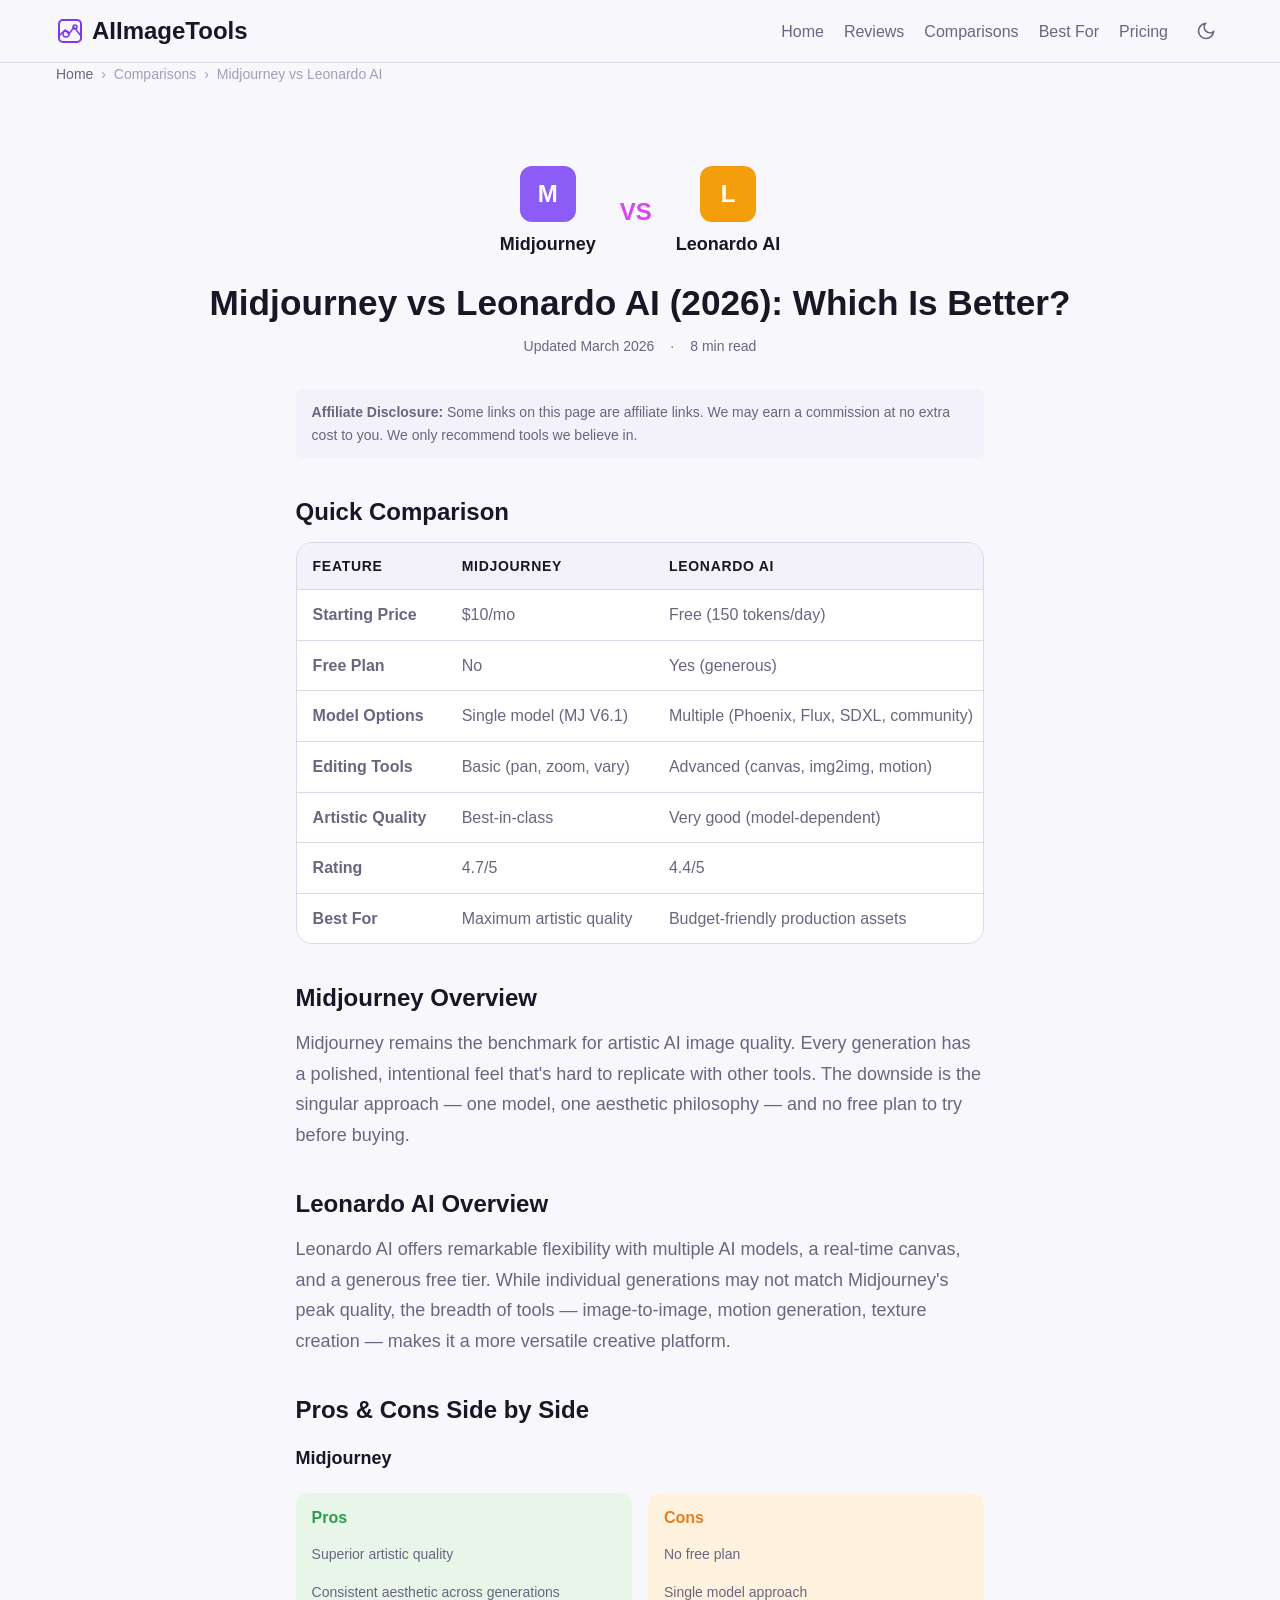
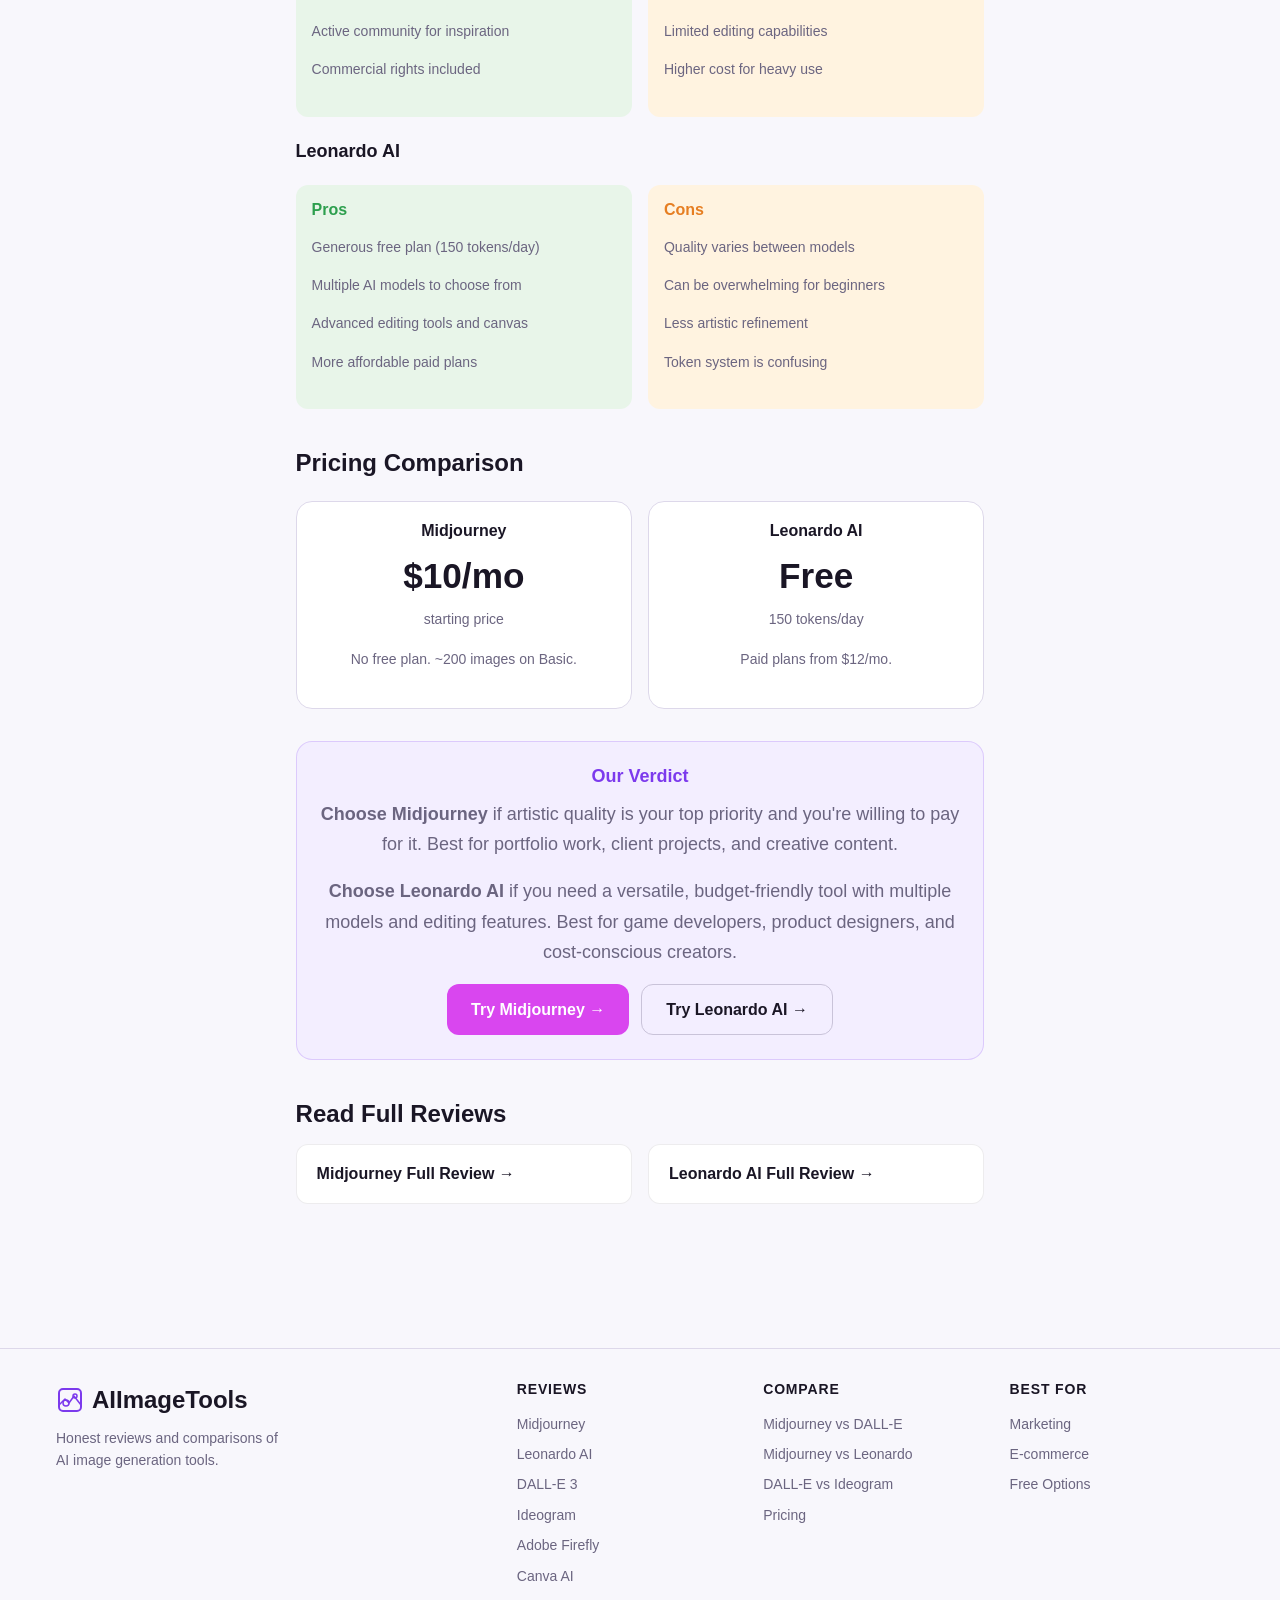
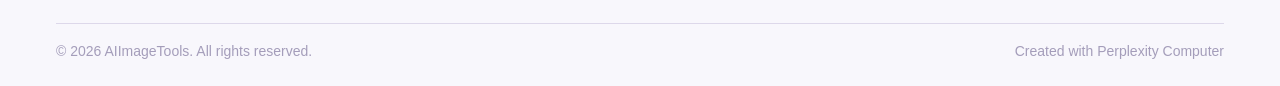
<file: pages/midjourney-vs-leonardo.html>
<!DOCTYPE html>
<html lang="en">
<head>
<!--
   ______                            __
  / ____/___  ____ ___  ____  __  __/ /____  _____
 / /   / __ \/ __ `__ \/ __ \/ / / / __/ _ \/ ___/
/ /___/ /_/ / / / / / / /_/ / /_/ / /_/  __/ /
\____/\____/_/ /_/ /_/ .___/\__,_/\__/\___/_/
                    /_/
        Created with Perplexity Computer
        https://www.perplexity.ai/computer
-->
<meta name="generator" content="Perplexity Computer">
<meta name="author" content="Perplexity Computer">
<meta property="og:see_also" content="https://www.perplexity.ai/computer">
<link rel="author" href="https://www.perplexity.ai/computer">
<meta charset="UTF-8">
<meta name="viewport" content="width=device-width, initial-scale=1.0">
<title>Midjourney vs Leonardo AI (2026) — Compared</title>
<meta name="description" content="Midjourney vs Leonardo AI compared for 2026: side-by-side tests on image quality, pricing, model training, style control, and which tool fits your workflow.">
<meta property="og:title" content="Midjourney vs Leonardo AI (2026) — Compared">
<meta property="og:description" content="Midjourney vs Leonardo AI compared for 2026: side-by-side tests on image quality, pricing, model training, style control, and which tool fits your workflow.">
<meta property="og:type" content="website">
<link href="https://api.fontshare.com/v2/css?f[]=cabinet-grotesk@400,500,700,800&f[]=satoshi@300,400,500,700&display=swap" rel="stylesheet">
<link rel="stylesheet" href="../base.css">
<link rel="stylesheet" href="../style.css">

<link rel="canonical" href="https://aiarttools.net/pages/midjourney-vs-leonardo.html">
<meta property="og:url" content="https://aiarttools.net/pages/midjourney-vs-leonardo.html">
<meta property="og:image" content="https://aiarttools.net/og-image.png">
</head>
<body>
<header class="site-header">
  <div class="container header-inner">
    <a href="../index.html" class="logo">
      <svg class="logo-icon" viewBox="0 0 28 28" fill="none" xmlns="http://www.w3.org/2000/svg">
        <rect x="3" y="3" width="22" height="22" rx="4" stroke="currentColor" stroke-width="2"/>
        <circle cx="10" cy="17" r="3" stroke="currentColor" stroke-width="1.5"/>
        <circle cx="19" cy="10" r="2" stroke="currentColor" stroke-width="1.5"/>
        <path d="M3 19l6-6 4 4 5-7 7 9" stroke="currentColor" stroke-width="1.5" stroke-linecap="round" stroke-linejoin="round"/>
      </svg>
      AIImageTools
    </a>
    <button class="nav-toggle" aria-label="Toggle navigation" aria-expanded="false">
      <svg width="24" height="24" viewBox="0 0 24 24" fill="none" stroke="currentColor" stroke-width="2"><path d="M3 12h18M3 6h18M3 18h18"/></svg>
    </button>
    <nav>
      <ul class="nav-links" role="list">
        <li><a href="../index.html">Home</a></li>
        <li><a href="../pages/midjourney-review.html">Reviews</a></li>
        <li><a href="../pages/midjourney-vs-dall-e.html">Comparisons</a></li>
        <li><a href="../pages/best-ai-image-generator-for-marketing.html">Best For</a></li>
        <li><a href="../pricing.html">Pricing</a></li>
        <li><button data-theme-toggle aria-label="Toggle theme" class="theme-toggle"></button></li>
      </ul>
    </nav>
  </div>
</header>
<main>

<div class="container">
  <div class="breadcrumbs">
    <a href="../index.html">Home</a> <span>›</span> Comparisons <span>›</span> Midjourney vs Leonardo AI
  </div>
</div>

<section class="article-header container">
  <div class="vs-header">
    <div class="vs-tool">
      <div class="tool-initial" style="background:#8B5CF6">M</div>
      <strong>Midjourney</strong>
    </div>
    <div class="vs-badge">VS</div>
    <div class="vs-tool">
      <div class="tool-initial" style="background:#F59E0B">L</div>
      <strong>Leonardo AI</strong>
    </div>
  </div>
  <h1>Midjourney vs Leonardo AI (2026): Which Is Better?</h1>
  <div class="article-meta">
    <span>Updated March 2026</span>
    <span>·</span>
    <span>8 min read</span>
  </div>
</section>

<article class="article-body container--narrow container">

  <div class="disclosure">
    <strong>Affiliate Disclosure:</strong> Some links on this page are affiliate links. We may earn a commission at no extra cost to you. We only recommend tools we believe in.
  </div>

  <h2>Quick Comparison</h2>
  <div class="comparison-table-wrap">
    <table class="comparison-table">
      <thead>
        <tr><th>Feature</th><th>Midjourney</th><th>Leonardo AI</th></tr>
      </thead>
      <tbody>
        <tr><td><strong>Starting Price</strong></td><td>$10/mo</td><td>Free (150 tokens/day)</td></tr>
        <tr><td><strong>Free Plan</strong></td><td>No</td><td>Yes (generous)</td></tr>
        <tr><td><strong>Model Options</strong></td><td>Single model (MJ V6.1)</td><td>Multiple (Phoenix, Flux, SDXL, community)</td></tr>
        <tr><td><strong>Editing Tools</strong></td><td>Basic (pan, zoom, vary)</td><td>Advanced (canvas, img2img, motion)</td></tr>
        <tr><td><strong>Artistic Quality</strong></td><td>Best-in-class</td><td>Very good (model-dependent)</td></tr>
        <tr><td><strong>Rating</strong></td><td>4.7/5</td><td>4.4/5</td></tr>
        <tr><td><strong>Best For</strong></td><td>Maximum artistic quality</td><td>Budget-friendly production assets</td></tr>
      </tbody>
    </table>
  </div>

  <h2>Midjourney Overview</h2>
  <p>Midjourney remains the benchmark for artistic AI image quality. Every generation has a polished, intentional feel that's hard to replicate with other tools. The downside is the singular approach — one model, one aesthetic philosophy — and no free plan to try before buying.</p>

  <h2>Leonardo AI Overview</h2>
  <p>Leonardo AI offers remarkable flexibility with multiple AI models, a real-time canvas, and a generous free tier. While individual generations may not match Midjourney's peak quality, the breadth of tools — image-to-image, motion generation, texture creation — makes it a more versatile creative platform.</p>

  <h2>Pros &amp; Cons Side by Side</h2>

  <h3>Midjourney</h3>
  <div class="pros-cons fade-up">
    <div class="pros"><h4>Pros</h4><ul><li>Superior artistic quality</li>
<li>Consistent aesthetic across generations</li>
<li>Active community for inspiration</li>
<li>Commercial rights included</li></ul></div>
    <div class="cons"><h4>Cons</h4><ul><li>No free plan</li>
<li>Single model approach</li>
<li>Limited editing capabilities</li>
<li>Higher cost for heavy use</li></ul></div>
  </div>

  <h3>Leonardo AI</h3>
  <div class="pros-cons fade-up">
    <div class="pros"><h4>Pros</h4><ul><li>Generous free plan (150 tokens/day)</li>
<li>Multiple AI models to choose from</li>
<li>Advanced editing tools and canvas</li>
<li>More affordable paid plans</li></ul></div>
    <div class="cons"><h4>Cons</h4><ul><li>Quality varies between models</li>
<li>Can be overwhelming for beginners</li>
<li>Less artistic refinement</li>
<li>Token system is confusing</li></ul></div>
  </div>

  <h2>Pricing Comparison</h2>
  <div class="pricing-grid fade-up">
    <div class="pricing-card">
      <h4>Midjourney</h4>
      <div class="price">$10/mo</div>
      <p class="price-period">starting price</p>
      <p style="font-size:var(--text-xs);color:var(--color-text-muted);">No free plan. ~200 images on Basic.</p>
    </div>
    <div class="pricing-card">
      <h4>Leonardo AI</h4>
      <div class="price">Free</div>
      <p class="price-period">150 tokens/day</p>
      <p style="font-size:var(--text-xs);color:var(--color-text-muted);">Paid plans from $12/mo.</p>
    </div>
  </div>

  <div class="verdict-box fade-up">
    <h3>Our Verdict</h3>
    <p><strong>Choose Midjourney</strong> if artistic quality is your top priority and you're willing to pay for it. Best for portfolio work, client projects, and creative content.</p><p><strong>Choose Leonardo AI</strong> if you need a versatile, budget-friendly tool with multiple models and editing features. Best for game developers, product designers, and cost-conscious creators.</p>
    <div style="display:flex;gap:var(--space-3);justify-content:center;flex-wrap:wrap;margin-top:var(--space-4);">
      <a href="https://midjourney.com" target="_blank" rel="noopener noreferrer" class="btn btn-accent" data-affiliate="midjourney">Try Midjourney →</a>
      <a href="https://leonardo.ai" target="_blank" rel="noopener noreferrer" class="btn btn-outline" data-affiliate="leonardo">Try Leonardo AI →</a>
    </div>
  </div>

  <h2>Read Full Reviews</h2>
  <div class="comparisons-grid" style="margin-bottom:var(--space-8);">
    <a href="midjourney-review.html" class="comparison-link-card">Midjourney Full Review →</a>
    <a href="leonardo-ai-review.html" class="comparison-link-card">Leonardo AI Full Review →</a>
  </div>

</article>
</main>
<footer class="site-footer">
  <div class="container">
    <div class="footer-grid">
      <div class="footer-brand">
        <a href="../index.html" class="logo" style="margin-bottom:var(--space-2);">
          <svg class="logo-icon" viewBox="0 0 28 28" fill="none" xmlns="http://www.w3.org/2000/svg">
        <rect x="3" y="3" width="22" height="22" rx="4" stroke="currentColor" stroke-width="2"/>
        <circle cx="10" cy="17" r="3" stroke="currentColor" stroke-width="1.5"/>
        <circle cx="19" cy="10" r="2" stroke="currentColor" stroke-width="1.5"/>
        <path d="M3 19l6-6 4 4 5-7 7 9" stroke="currentColor" stroke-width="1.5" stroke-linecap="round" stroke-linejoin="round"/>
      </svg>
          AIImageTools
        </a>
        <p>Honest reviews and comparisons of AI image generation tools.</p>
      </div>
      <div class="footer-col">
        <h4>Reviews</h4>
        <ul role="list">
          <li><a href="midjourney-review.html">Midjourney</a></li>
          <li><a href="leonardo-ai-review.html">Leonardo AI</a></li>
          <li><a href="dall-e-review.html">DALL-E 3</a></li>
          <li><a href="ideogram-review.html">Ideogram</a></li>
          <li><a href="adobe-firefly-review.html">Adobe Firefly</a></li>
          <li><a href="canva-ai-review.html">Canva AI</a></li>
        </ul>
      </div>
      <div class="footer-col">
        <h4>Compare</h4>
        <ul role="list">
          <li><a href="midjourney-vs-dall-e.html">Midjourney vs DALL-E</a></li>
          <li><a href="midjourney-vs-leonardo.html">Midjourney vs Leonardo</a></li>
          <li><a href="dall-e-vs-ideogram.html">DALL-E vs Ideogram</a></li>
          <li><a href="../pricing.html">Pricing</a></li>
        </ul>
      </div>
      <div class="footer-col">
        <h4>Best For</h4>
        <ul role="list">
          <li><a href="best-ai-image-generator-for-marketing.html">Marketing</a></li>
          <li><a href="best-ai-image-generator-for-ecommerce.html">E-commerce</a></li>
          <li><a href="best-free-ai-image-generator.html">Free Options</a></li>
        </ul>
      </div>
    </div>
    <div class="footer-bottom">
      <span>&copy; 2026 AIImageTools. All rights reserved.</span>
      <a href="https://www.perplexity.ai/computer" target="_blank" rel="noopener noreferrer">Created with Perplexity Computer</a>
    </div>
  </div>
</footer>
<script src="../app.js"></script>
</body>
</html>
</file>
<file: base.css>
/* base.css */
*, *::before, *::after { box-sizing: border-box; margin: 0; padding: 0; }

html {
  -moz-text-size-adjust: none;
  -webkit-text-size-adjust: none;
  text-size-adjust: none;
  -webkit-font-smoothing: antialiased;
  -moz-osx-font-smoothing: grayscale;
  text-rendering: optimizeLegibility;
  scroll-behavior: smooth;
  hanging-punctuation: first last;
  scroll-padding-top: var(--space-16);
}

body {
  min-height: 100dvh;
  line-height: 1.6;
  font-family: var(--font-body, sans-serif);
  font-size: var(--text-base);
  color: var(--color-text);
  background-color: var(--color-bg);
}

img, picture, video, canvas, svg { display: block; max-width: 100%; height: auto; }
ul[role="list"], ol[role="list"] { list-style: none; }
input, button, textarea, select { font: inherit; color: inherit; }

h1, h2, h3, h4, h5, h6 { text-wrap: balance; line-height: 1.15; }
p, li, figcaption { text-wrap: pretty; max-width: 72ch; }

::selection {
  background: oklch(from var(--color-primary) l c h / 0.25);
  color: var(--color-text);
}

:focus-visible {
  outline: 2px solid var(--color-primary);
  outline-offset: 3px;
  border-radius: var(--radius-sm);
}

@media (prefers-reduced-motion: reduce) {
  *, *::before, *::after {
    animation-duration: 0.01ms !important;
    animation-iteration-count: 1 !important;
    transition-duration: 0.01ms !important;
    scroll-behavior: auto !important;
  }
}

button { cursor: pointer; background: none; border: none; }
table { border-collapse: collapse; width: 100%; }

a, button, [role="button"], [role="link"], input, textarea, select {
  transition: color var(--transition-interactive),
              background var(--transition-interactive),
              border-color var(--transition-interactive),
              box-shadow var(--transition-interactive);
}

.sr-only {
  position: absolute; width: 1px; height: 1px; padding: 0; margin: -1px;
  overflow: hidden; clip: rect(0, 0, 0, 0); white-space: nowrap; border-width: 0;
}
</file>
<file: style.css>
/* ===== DESIGN TOKENS ===== */
:root {
  /* Type Scale */
  --text-xs:   clamp(0.75rem,  0.7rem  + 0.25vw, 0.875rem);
  --text-sm:   clamp(0.875rem, 0.8rem  + 0.35vw, 1rem);
  --text-base: clamp(1rem,     0.95rem + 0.25vw, 1.125rem);
  --text-lg:   clamp(1.125rem, 1rem    + 0.75vw, 1.5rem);
  --text-xl:   clamp(1.5rem,   1.2rem  + 1.25vw, 2.25rem);
  --text-2xl:  clamp(2rem,     1.2rem  + 2.5vw,  3.5rem);

  /* Spacing */
  --space-1:  0.25rem;
  --space-2:  0.5rem;
  --space-3:  0.75rem;
  --space-4:  1rem;
  --space-5:  1.25rem;
  --space-6:  1.5rem;
  --space-8:  2rem;
  --space-10: 2.5rem;
  --space-12: 3rem;
  --space-16: 4rem;
  --space-20: 5rem;
  --space-24: 6rem;
  --space-32: 8rem;

  /* Radius */
  --radius-sm: 0.375rem;
  --radius-md: 0.5rem;
  --radius-lg: 0.75rem;
  --radius-xl: 1rem;
  --radius-full: 9999px;

  /* Transitions */
  --transition-interactive: 180ms cubic-bezier(0.16, 1, 0.3, 1);

  /* Content widths */
  --content-narrow: 640px;
  --content-default: 960px;
  --content-wide: 1200px;
  --content-full: 100%;

  /* Fonts */
  --font-display: 'Cabinet Grotesk', 'Helvetica Neue', sans-serif;
  --font-body: 'Satoshi', 'Inter', sans-serif;
}

/* ===== LIGHT MODE (Default) ===== */
:root, [data-theme="light"] {
  --color-bg:             #f8f7fc;
  --color-surface:        #ffffff;
  --color-surface-2:      #f3f1f9;
  --color-surface-offset: #ece9f4;
  --color-surface-dynamic: #ddd8ea;
  --color-divider:        #ddd8ea;
  --color-border:         #c9c3d9;

  --color-text:           #1a1625;
  --color-text-muted:     #6b6580;
  --color-text-faint:     #a49dba;
  --color-text-inverse:   #ffffff;

  /* Primary — purple/violet */
  --color-primary:        #7c3aed;
  --color-primary-hover:  #6d28d9;
  --color-primary-active: #5b21b6;
  --color-primary-light:  #f3eeff;

  /* Success green */
  --color-success:        #2d9f4e;
  --color-success-light:  #e8f5e9;

  /* Warning amber */
  --color-warning:        #e67e22;
  --color-warning-light:  #fff3e0;

  /* Accent — magenta-pink for CTAs */
  --color-accent:         #d946ef;
  --color-accent-hover:   #c026d3;

  /* Shadows */
  --shadow-sm: 0 1px 3px rgba(0,0,0,0.06), 0 1px 2px rgba(0,0,0,0.04);
  --shadow-md: 0 4px 12px rgba(0,0,0,0.08);
  --shadow-lg: 0 12px 32px rgba(0,0,0,0.12);
}

/* ===== DARK MODE ===== */
[data-theme="dark"] {
  --color-bg:             #0e0b1a;
  --color-surface:        #1a1628;
  --color-surface-2:      #231e36;
  --color-surface-offset: #16122a;
  --color-surface-dynamic: #2a2440;
  --color-divider:        #2a2440;
  --color-border:         #3a3455;

  --color-text:           #e8e5f0;
  --color-text-muted:     #9a94b0;
  --color-text-faint:     #5a5475;
  --color-text-inverse:   #0e0b1a;

  --color-primary:        #a78bfa;
  --color-primary-hover:  #8b5cf6;
  --color-primary-active: #7c3aed;
  --color-primary-light:  #1a1530;

  --color-success:        #4caf50;
  --color-success-light:  #1a2e1a;

  --color-warning:        #ffa726;
  --color-warning-light:  #2e2a1a;

  --color-accent:         #e879f9;
  --color-accent-hover:   #d946ef;

  --shadow-sm: 0 1px 3px rgba(0,0,0,0.3);
  --shadow-md: 0 4px 12px rgba(0,0,0,0.4);
  --shadow-lg: 0 12px 32px rgba(0,0,0,0.5);
}

@media (prefers-color-scheme: dark) {
  :root:not([data-theme]) {
    --color-bg:             #0e0b1a;
    --color-surface:        #1a1628;
    --color-surface-2:      #231e36;
    --color-surface-offset: #16122a;
    --color-surface-dynamic: #2a2440;
    --color-divider:        #2a2440;
    --color-border:         #3a3455;
    --color-text:           #e8e5f0;
    --color-text-muted:     #9a94b0;
    --color-text-faint:     #5a5475;
    --color-text-inverse:   #0e0b1a;
    --color-primary:        #a78bfa;
    --color-primary-hover:  #8b5cf6;
    --color-primary-active: #7c3aed;
    --color-primary-light:  #1a1530;
    --color-success:        #4caf50;
    --color-success-light:  #1a2e1a;
    --color-warning:        #ffa726;
    --color-warning-light:  #2e2a1a;
    --color-accent:         #e879f9;
    --color-accent-hover:   #d946ef;
    --shadow-sm: 0 1px 3px rgba(0,0,0,0.3);
    --shadow-md: 0 4px 12px rgba(0,0,0,0.4);
    --shadow-lg: 0 12px 32px rgba(0,0,0,0.5);
  }
}

/* ===== GLOBAL STYLES ===== */
.container {
  max-width: var(--content-wide);
  margin-inline: auto;
  padding-inline: var(--space-4);
}

.container--narrow {
  max-width: var(--content-default);
}

a {
  color: var(--color-primary);
  text-decoration: none;
}
a:hover {
  text-decoration: underline;
}

/* ===== HEADER ===== */
.site-header {
  position: sticky;
  top: 0;
  z-index: 50;
  background: oklch(from var(--color-bg) l c h / 0.92);
  backdrop-filter: blur(12px);
  border-bottom: 1px solid var(--color-divider);
  padding: var(--space-3) 0;
}

.header-inner {
  display: flex;
  align-items: center;
  justify-content: space-between;
  gap: var(--space-4);
}

.logo {
  font-family: var(--font-display);
  font-size: var(--text-lg);
  font-weight: 700;
  color: var(--color-text);
  text-decoration: none;
  display: flex;
  align-items: center;
  gap: var(--space-2);
}
.logo:hover { text-decoration: none; }

.logo-icon {
  width: 28px;
  height: 28px;
  color: var(--color-primary);
}

.nav-links {
  display: flex;
  align-items: center;
  gap: var(--space-5);
  list-style: none;
}

.nav-links a {
  font-size: var(--text-sm);
  color: var(--color-text-muted);
  text-decoration: none;
  font-weight: 500;
}
.nav-links a:hover {
  color: var(--color-text);
  text-decoration: none;
}

.nav-toggle {
  display: none;
  width: 44px;
  height: 44px;
  align-items: center;
  justify-content: center;
  color: var(--color-text);
}

.theme-toggle {
  width: 36px;
  height: 36px;
  display: flex;
  align-items: center;
  justify-content: center;
  border-radius: var(--radius-md);
  color: var(--color-text-muted);
}
.theme-toggle:hover {
  background: var(--color-surface-2);
  color: var(--color-text);
}

/* ===== HERO ===== */
.hero {
  padding: clamp(var(--space-12), 8vw, var(--space-24)) 0;
  text-align: center;
}

.hero h1 {
  font-family: var(--font-display);
  font-size: var(--text-2xl);
  font-weight: 800;
  color: var(--color-text);
  margin-bottom: var(--space-4);
  max-width: 18ch;
  margin-inline: auto;
}

.hero-sub {
  font-size: var(--text-base);
  color: var(--color-text-muted);
  max-width: 55ch;
  margin-inline: auto;
  margin-bottom: var(--space-8);
}

.hero-badges {
  display: flex;
  flex-wrap: wrap;
  justify-content: center;
  gap: var(--space-2);
  margin-bottom: var(--space-6);
}

.badge {
  display: inline-flex;
  align-items: center;
  gap: var(--space-1);
  padding: var(--space-1) var(--space-3);
  border-radius: var(--radius-full);
  font-size: var(--text-xs);
  font-weight: 500;
  background: var(--color-primary-light);
  color: var(--color-primary);
}

/* ===== BUTTONS ===== */
.btn {
  display: inline-flex;
  align-items: center;
  justify-content: center;
  gap: var(--space-2);
  padding: var(--space-3) var(--space-6);
  border-radius: var(--radius-lg);
  font-size: var(--text-sm);
  font-weight: 600;
  text-decoration: none;
  cursor: pointer;
  border: none;
}
.btn:hover { text-decoration: none; }

.btn-primary {
  background: var(--color-primary);
  color: var(--color-text-inverse);
}
.btn-primary:hover {
  background: var(--color-primary-hover);
}

.btn-accent {
  background: var(--color-accent);
  color: #fff;
}
.btn-accent:hover {
  background: var(--color-accent-hover);
}

.btn-outline {
  background: transparent;
  border: 1px solid var(--color-border);
  color: var(--color-text);
}
.btn-outline:hover {
  background: var(--color-surface-2);
  border-color: var(--color-text-muted);
}

.btn-sm {
  padding: var(--space-2) var(--space-4);
  font-size: var(--text-xs);
}

/* ===== TOOL CARDS ===== */
.tools-grid {
  display: grid;
  grid-template-columns: repeat(auto-fill, minmax(min(320px, 100%), 1fr));
  gap: var(--space-6);
  margin-bottom: var(--space-12);
}

.tool-card {
  background: var(--color-surface);
  border: 1px solid oklch(from var(--color-text) l c h / 0.08);
  border-radius: var(--radius-xl);
  padding: var(--space-6);
  display: flex;
  flex-direction: column;
  transition: box-shadow var(--transition-interactive), transform var(--transition-interactive);
}
.tool-card:hover {
  box-shadow: var(--shadow-md);
  transform: translateY(-2px);
}

.tool-card-header {
  display: flex;
  align-items: flex-start;
  justify-content: space-between;
  margin-bottom: var(--space-4);
}

.tool-name {
  font-family: var(--font-display);
  font-size: var(--text-lg);
  font-weight: 700;
  color: var(--color-text);
}

.tool-tagline {
  font-size: var(--text-sm);
  color: var(--color-text-muted);
  margin-bottom: var(--space-4);
}

.tool-rating {
  display: flex;
  align-items: center;
  gap: var(--space-1);
  font-size: var(--text-sm);
  font-weight: 600;
  color: var(--color-warning);
}

.tool-price {
  font-size: var(--text-sm);
  color: var(--color-text-muted);
  margin-bottom: var(--space-3);
}
.tool-price strong {
  color: var(--color-text);
  font-size: var(--text-base);
}

.tool-features {
  list-style: none;
  margin-bottom: var(--space-5);
  flex: 1;
}
.tool-features li {
  font-size: var(--text-sm);
  color: var(--color-text-muted);
  padding: var(--space-1) 0;
  display: flex;
  align-items: flex-start;
  gap: var(--space-2);
}
.tool-features li::before {
  content: '';
  display: inline-block;
  width: 6px;
  height: 6px;
  border-radius: 50%;
  background: var(--color-success);
  margin-top: 8px;
  flex-shrink: 0;
}

.tool-card-actions {
  display: flex;
  gap: var(--space-3);
  margin-top: auto;
}
.tool-card-actions .btn {
  flex: 1;
  text-align: center;
}

/* ===== COMPARISON TABLE ===== */
.comparison-section {
  padding: clamp(var(--space-8), 6vw, var(--space-16)) 0;
}

.section-header {
  text-align: center;
  margin-bottom: var(--space-10);
}

.section-header h2 {
  font-family: var(--font-display);
  font-size: var(--text-xl);
  font-weight: 700;
  color: var(--color-text);
  margin-bottom: var(--space-3);
}

.section-header p {
  font-size: var(--text-base);
  color: var(--color-text-muted);
  max-width: 55ch;
  margin-inline: auto;
}

.comparison-table-wrap {
  overflow-x: auto;
  -webkit-overflow-scrolling: touch;
  border: 1px solid var(--color-divider);
  border-radius: var(--radius-xl);
  background: var(--color-surface);
}

.comparison-table {
  min-width: 700px;
  font-size: var(--text-sm);
}

.comparison-table thead {
  background: var(--color-surface-2);
}

.comparison-table th,
.comparison-table td {
  padding: var(--space-3) var(--space-4);
  text-align: left;
  border-bottom: 1px solid var(--color-divider);
  vertical-align: top;
}

.comparison-table th {
  font-weight: 600;
  color: var(--color-text);
  font-size: var(--text-xs);
  text-transform: uppercase;
  letter-spacing: 0.05em;
  white-space: nowrap;
}

.comparison-table td {
  color: var(--color-text-muted);
}

.comparison-table tbody tr:last-child td {
  border-bottom: none;
}

.comparison-table tbody tr:hover {
  background: var(--color-surface-offset, var(--color-surface-2));
}

.check { color: var(--color-success); font-weight: 600; }
.cross { color: var(--color-text-faint); }

/* ===== COMPARISONS GRID ===== */
.comparisons-grid {
  display: grid;
  grid-template-columns: repeat(auto-fill, minmax(min(280px, 100%), 1fr));
  gap: var(--space-4);
}

.comparison-link-card {
  display: flex;
  align-items: center;
  gap: var(--space-4);
  padding: var(--space-4) var(--space-5);
  background: var(--color-surface);
  border: 1px solid oklch(from var(--color-text) l c h / 0.08);
  border-radius: var(--radius-lg);
  text-decoration: none;
  color: var(--color-text);
  font-weight: 600;
  font-size: var(--text-sm);
  transition: box-shadow var(--transition-interactive), transform var(--transition-interactive);
}
.comparison-link-card:hover {
  box-shadow: var(--shadow-sm);
  transform: translateY(-1px);
  text-decoration: none;
}
.comparison-link-card .vs {
  color: var(--color-accent);
  font-weight: 700;
  font-size: var(--text-xs);
}

/* ===== BEST FOR SECTION ===== */
.use-cases-grid {
  display: grid;
  grid-template-columns: repeat(auto-fill, minmax(min(260px, 100%), 1fr));
  gap: var(--space-4);
}

.use-case-card {
  padding: var(--space-5);
  background: var(--color-surface);
  border: 1px solid oklch(from var(--color-text) l c h / 0.08);
  border-radius: var(--radius-lg);
  text-decoration: none;
  color: var(--color-text);
  transition: box-shadow var(--transition-interactive);
}
.use-case-card:hover {
  box-shadow: var(--shadow-sm);
  text-decoration: none;
}
.use-case-card h3 {
  font-size: var(--text-sm);
  font-weight: 700;
  margin-bottom: var(--space-2);
}
.use-case-card p {
  font-size: var(--text-xs);
  color: var(--color-text-muted);
  margin-bottom: var(--space-3);
}
.use-case-card .rec {
  font-size: var(--text-xs);
  font-weight: 600;
  color: var(--color-primary);
}

/* ===== ARTICLE / REVIEW PAGE ===== */
.article-header {
  padding: clamp(var(--space-8), 6vw, var(--space-16)) 0 var(--space-8);
  text-align: center;
}

.article-header h1 {
  font-family: var(--font-display);
  font-size: var(--text-xl);
  font-weight: 800;
  color: var(--color-text);
  margin-bottom: var(--space-3);
}

.article-meta {
  font-size: var(--text-xs);
  color: var(--color-text-muted);
  display: flex;
  align-items: center;
  justify-content: center;
  gap: var(--space-4);
  flex-wrap: wrap;
}

.article-body {
  max-width: 72ch;
  margin-inline: auto;
  padding-bottom: var(--space-16);
}

.article-body h2 {
  font-family: var(--font-display);
  font-size: var(--text-lg);
  font-weight: 700;
  margin-top: var(--space-10);
  margin-bottom: var(--space-4);
  color: var(--color-text);
}

.article-body h3 {
  font-size: var(--text-base);
  font-weight: 700;
  margin-top: var(--space-6);
  margin-bottom: var(--space-3);
  color: var(--color-text);
}

.article-body p {
  margin-bottom: var(--space-4);
  color: var(--color-text-muted);
  line-height: 1.7;
}

.article-body ul, .article-body ol {
  margin-bottom: var(--space-4);
  padding-left: var(--space-6);
}
.article-body li {
  color: var(--color-text-muted);
  margin-bottom: var(--space-2);
  line-height: 1.6;
}

/* Verdict / CTA Box */
.verdict-box {
  background: var(--color-primary-light);
  border: 1px solid oklch(from var(--color-primary) l c h / 0.2);
  border-radius: var(--radius-xl);
  padding: var(--space-6);
  margin: var(--space-8) 0;
  text-align: center;
}
.verdict-box h3 {
  margin-top: 0;
  color: var(--color-primary);
}
.verdict-box p {
  margin-bottom: var(--space-4);
}

/* Pros/Cons */
.pros-cons {
  display: grid;
  grid-template-columns: 1fr 1fr;
  gap: var(--space-4);
  margin: var(--space-6) 0;
}

.pros, .cons {
  padding: var(--space-4);
  border-radius: var(--radius-lg);
}

.pros {
  background: var(--color-success-light);
}
.cons {
  background: var(--color-warning-light);
}

.pros h4, .cons h4 {
  font-size: var(--text-sm);
  font-weight: 700;
  margin-bottom: var(--space-3);
}

.pros h4 { color: var(--color-success); }
.cons h4 { color: var(--color-warning); }

.pros ul, .cons ul {
  list-style: none;
  padding: 0;
}
.pros li, .cons li {
  font-size: var(--text-xs);
  padding: var(--space-1) 0;
}

/* Quick Stats */
.quick-stats {
  display: grid;
  grid-template-columns: repeat(auto-fill, minmax(140px, 1fr));
  gap: var(--space-3);
  margin: var(--space-6) 0;
}

.stat-card {
  background: var(--color-surface);
  border: 1px solid var(--color-divider);
  border-radius: var(--radius-lg);
  padding: var(--space-4);
  text-align: center;
}

.stat-card .stat-value {
  font-family: var(--font-display);
  font-size: var(--text-lg);
  font-weight: 700;
  color: var(--color-text);
}

.stat-card .stat-label {
  font-size: var(--text-xs);
  color: var(--color-text-muted);
  margin-top: var(--space-1);
}

/* ===== VS PAGE ===== */
.vs-header {
  display: flex;
  align-items: center;
  justify-content: center;
  gap: var(--space-6);
  margin-bottom: var(--space-6);
}

.vs-tool {
  text-align: center;
}

.vs-tool .tool-initial {
  width: 56px;
  height: 56px;
  border-radius: var(--radius-lg);
  display: flex;
  align-items: center;
  justify-content: center;
  font-family: var(--font-display);
  font-size: var(--text-lg);
  font-weight: 800;
  color: #fff;
  margin: 0 auto var(--space-2);
}

.vs-badge {
  font-family: var(--font-display);
  font-size: var(--text-lg);
  font-weight: 800;
  color: var(--color-accent);
}

/* ===== PRICING TABLE ===== */
.pricing-grid {
  display: grid;
  grid-template-columns: repeat(auto-fill, minmax(min(240px, 100%), 1fr));
  gap: var(--space-4);
  margin: var(--space-6) 0;
}

.pricing-card {
  background: var(--color-surface);
  border: 1px solid var(--color-divider);
  border-radius: var(--radius-xl);
  padding: var(--space-5);
  text-align: center;
}

.pricing-card.recommended {
  border-color: var(--color-primary);
  position: relative;
}

.pricing-card.recommended::before {
  content: 'Best Value';
  position: absolute;
  top: calc(-1 * var(--space-3));
  left: 50%;
  transform: translateX(-50%);
  background: var(--color-primary);
  color: #fff;
  font-size: var(--text-xs);
  font-weight: 600;
  padding: var(--space-1) var(--space-3);
  border-radius: var(--radius-full);
}

.pricing-card h4 {
  font-size: var(--text-sm);
  font-weight: 700;
  margin-bottom: var(--space-2);
}

.pricing-card .price {
  font-family: var(--font-display);
  font-size: var(--text-xl);
  font-weight: 800;
  color: var(--color-text);
  margin-bottom: var(--space-1);
}

.pricing-card .price-period {
  font-size: var(--text-xs);
  color: var(--color-text-muted);
  margin-bottom: var(--space-4);
}

/* ===== NEWSLETTER ===== */
.newsletter {
  background: var(--color-surface-2);
  border-radius: var(--radius-xl);
  padding: var(--space-8) var(--space-6);
  text-align: center;
  margin: var(--space-12) 0;
}

.newsletter h2 {
  font-family: var(--font-display);
  font-size: var(--text-lg);
  font-weight: 700;
  margin-bottom: var(--space-2);
}

.newsletter p {
  font-size: var(--text-sm);
  color: var(--color-text-muted);
  margin-bottom: var(--space-5);
  max-width: 45ch;
  margin-inline: auto;
}

.newsletter-form {
  display: flex;
  gap: var(--space-2);
  max-width: 400px;
  margin-inline: auto;
}

.newsletter-form input {
  flex: 1;
  padding: var(--space-3) var(--space-4);
  border: 1px solid var(--color-border);
  border-radius: var(--radius-lg);
  background: var(--color-surface);
  font-size: var(--text-sm);
}

/* ===== FOOTER ===== */
.site-footer {
  border-top: 1px solid var(--color-divider);
  padding: var(--space-8) 0 var(--space-6);
  margin-top: var(--space-12);
}

.footer-grid {
  display: grid;
  grid-template-columns: 2fr 1fr 1fr 1fr;
  gap: var(--space-8);
  margin-bottom: var(--space-8);
}

.footer-brand p {
  font-size: var(--text-xs);
  color: var(--color-text-muted);
  margin-top: var(--space-2);
  max-width: 30ch;
}

.footer-col h4 {
  font-size: var(--text-xs);
  font-weight: 700;
  text-transform: uppercase;
  letter-spacing: 0.06em;
  color: var(--color-text);
  margin-bottom: var(--space-3);
}

.footer-col ul {
  list-style: none;
}
.footer-col a {
  font-size: var(--text-xs);
  color: var(--color-text-muted);
  text-decoration: none;
  display: block;
  padding: var(--space-1) 0;
}
.footer-col a:hover {
  color: var(--color-text);
}

.footer-bottom {
  display: flex;
  align-items: center;
  justify-content: space-between;
  font-size: var(--text-xs);
  color: var(--color-text-faint);
  padding-top: var(--space-4);
  border-top: 1px solid var(--color-divider);
  flex-wrap: wrap;
  gap: var(--space-2);
}

.footer-bottom a {
  color: var(--color-text-faint);
}
.footer-bottom a:hover {
  color: var(--color-text-muted);
}

/* ===== AFFILIATE DISCLOSURE ===== */
.disclosure {
  background: var(--color-surface-2);
  padding: var(--space-3) var(--space-4);
  border-radius: var(--radius-md);
  font-size: var(--text-xs);
  color: var(--color-text-muted);
  margin-bottom: var(--space-6);
  line-height: 1.6;
}

/* ===== BREADCRUMBS ===== */
.breadcrumbs {
  font-size: var(--text-xs);
  color: var(--color-text-faint);
  margin-bottom: var(--space-4);
}
.breadcrumbs a {
  color: var(--color-text-muted);
}
.breadcrumbs span {
  margin: 0 var(--space-1);
}

/* ===== MOBILE ===== */
@media (max-width: 768px) {
  .nav-links { display: none; }
  .nav-toggle { display: flex; }

  .nav-links.open {
    display: flex;
    flex-direction: column;
    position: absolute;
    top: 100%;
    left: 0;
    right: 0;
    background: var(--color-surface);
    border-bottom: 1px solid var(--color-divider);
    padding: var(--space-4);
    box-shadow: var(--shadow-md);
  }

  .hero h1 { font-size: clamp(1.5rem, 6vw, 2.5rem); }

  .pros-cons { grid-template-columns: 1fr; }

  .footer-grid {
    grid-template-columns: 1fr 1fr;
    gap: var(--space-6);
  }

  .vs-header { flex-direction: column; gap: var(--space-3); }

  .newsletter-form { flex-direction: column; }
}

@media (max-width: 480px) {
  .footer-grid { grid-template-columns: 1fr; }
  .quick-stats { grid-template-columns: 1fr 1fr; }
}

/* ===== SCROLL ANIMATION ===== */
.fade-up {
  opacity: 0;
  transform: translateY(20px);
  transition: opacity 0.6s ease, transform 0.6s ease;
}
.fade-up.visible {
  opacity: 1;
  transform: translateY(0);
}
</file>
